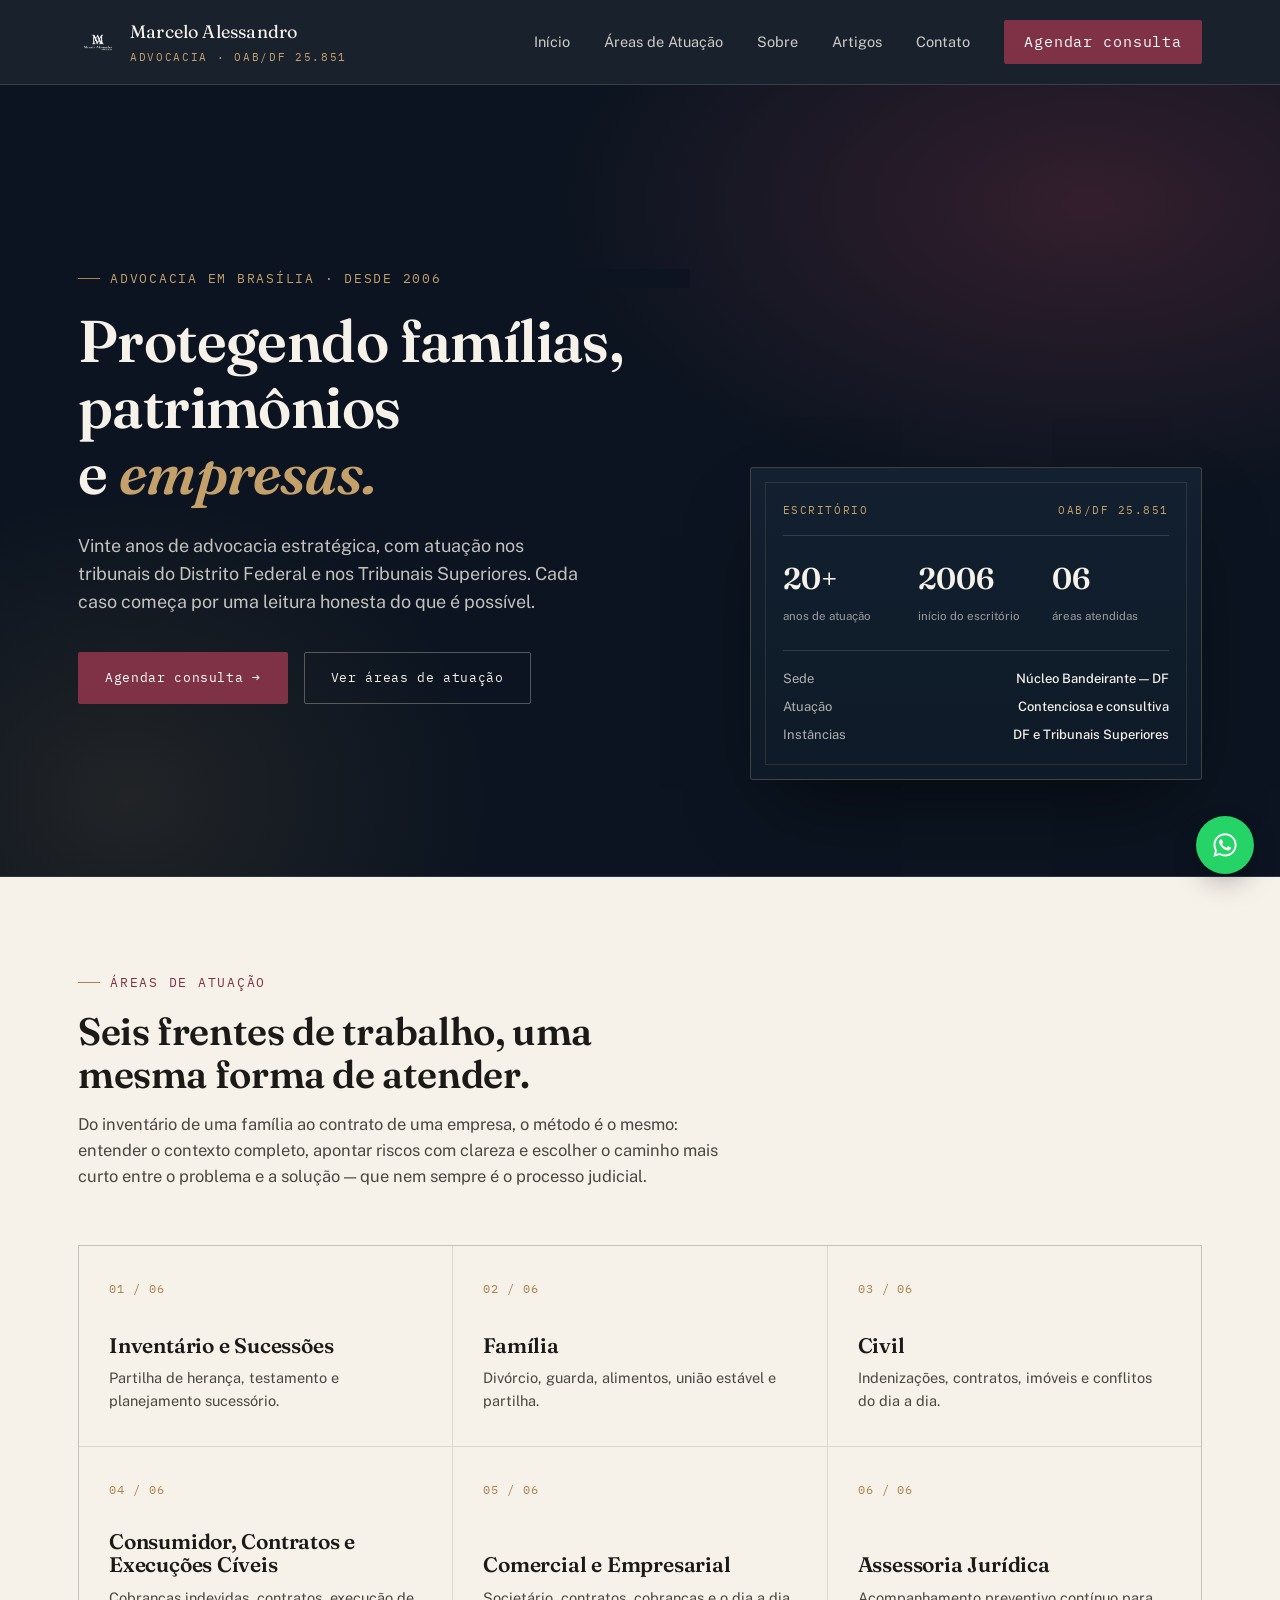
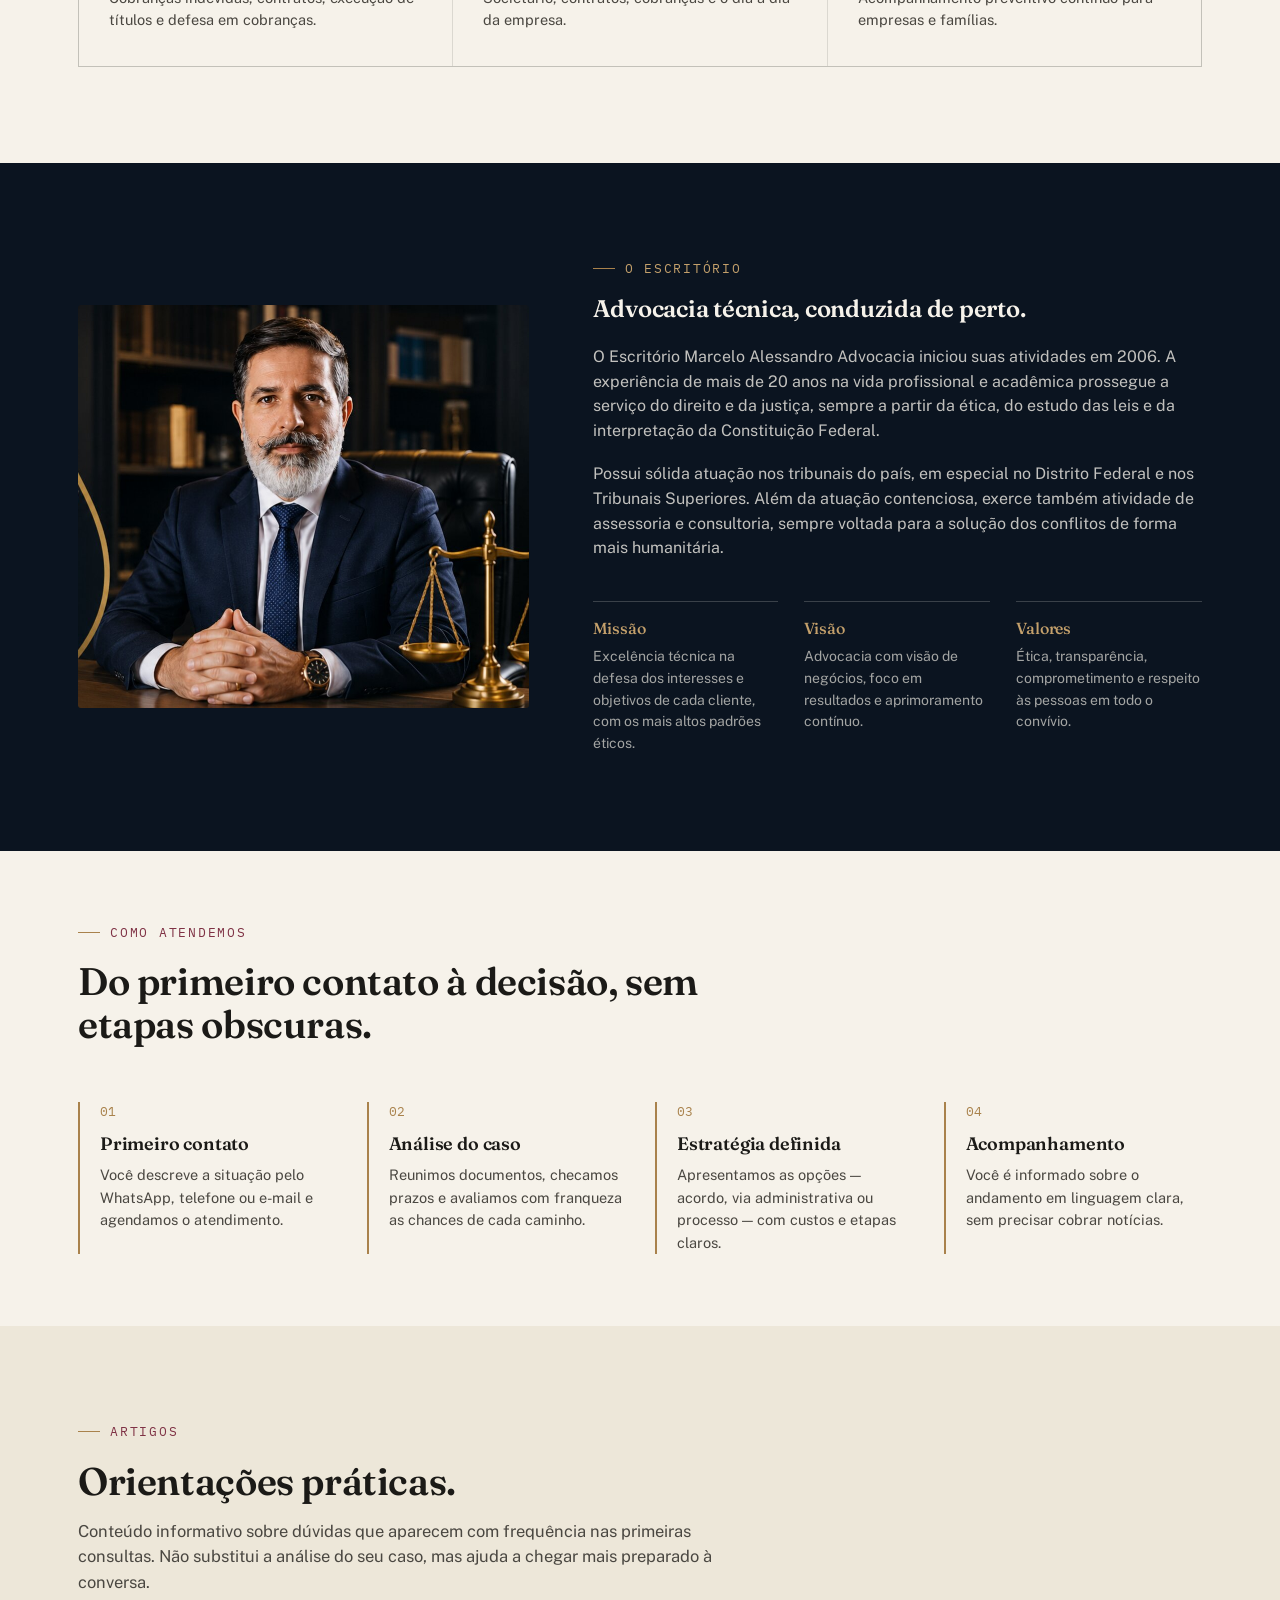
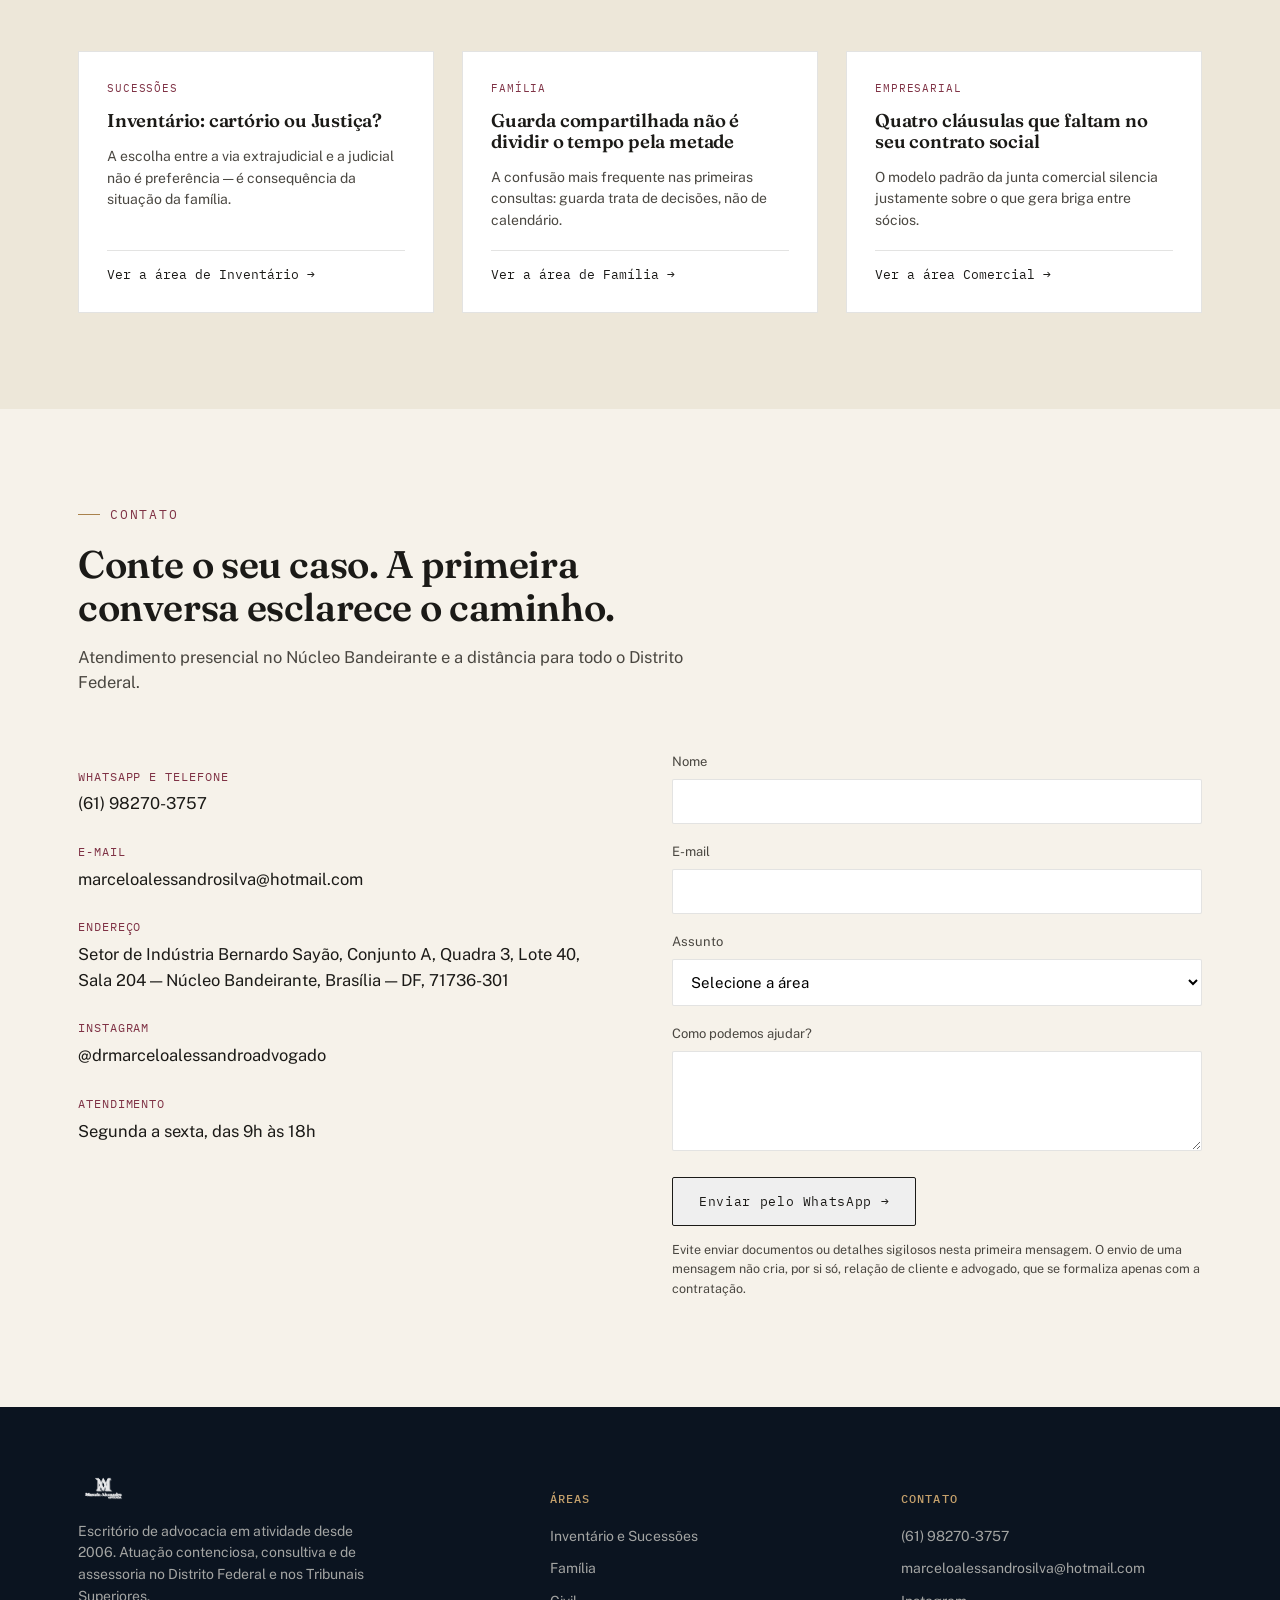
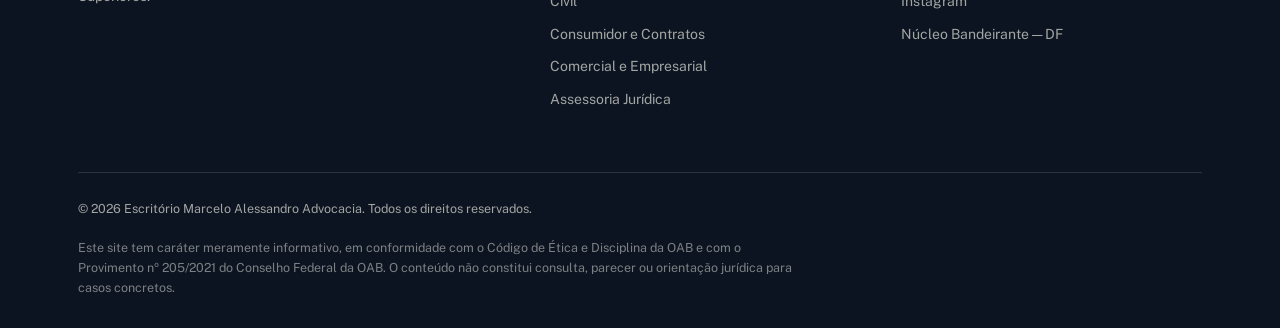
<file: index.html>
<!DOCTYPE html>
<html lang="pt-BR">
<head>
<!-- Google tag (gtag.js) -->
<script async src="https://www.googletagmanager.com/gtag/js?id=G-23GXKE74R8"></script>
<script>
  window.dataLayer = window.dataLayer || [];
  function gtag(){dataLayer.push(arguments);}
  gtag('js', new Date());

  gtag('config', 'G-23GXKE74R8');
</script>
<meta charset="UTF-8">
<meta name="viewport" content="width=device-width, initial-scale=1">
<title>Marcelo Alessandro Advocacia | Advogado em Brasília — OAB/DF 25.851</title>
<meta name="description" content="Escritório de advocacia em Brasília desde 2006. Atuação em Inventário, Família, Civil, Consumidor e Contratos, Empresarial e Assessoria Jurídica. Núcleo Bandeirante — DF.">
<link rel="canonical" href="https://marceloalessandro.adv.br/">
<meta property="og:type" content="website">
<meta property="og:site_name" content="Marcelo Alessandro Advocacia">
<meta property="og:title" content="Marcelo Alessandro Advocacia | Advogado em Brasília">
<meta property="og:description" content="Vinte anos de advocacia estratégica em Brasília. Inventário, Família, Civil, Consumidor e Contratos, Empresarial e Assessoria Jurídica.">
<meta property="og:image" content="https://marceloalessandro.adv.br/assets/img/hero-marcelo.jpg">
<meta property="og:locale" content="pt_BR">
<meta name="twitter:card" content="summary_large_image">
<meta name="theme-color" content="#0B1420">
<link rel="icon" href="assets/img/logo.png">
<link rel="stylesheet" href="css/style.css">
<script type="application/ld+json">
{
  "@context": "https://schema.org",
  "@type": "Attorney",
  "name": "Marcelo Alessandro Advocacia",
  "image": "https://marceloalessandro.adv.br/assets/img/hero-marcelo.jpg",
  "url": "https://marceloalessandro.adv.br/",
  "telephone": "+5561982703757",
  "email": "marceloalessandrosilva@hotmail.com",
  "address": {
    "@type": "PostalAddress",
    "streetAddress": "Setor de Indústria Bernardo Sayão, Conjunto A, Quadra 3, Lote 40, Sala 204",
    "addressLocality": "Núcleo Bandeirante, Brasília",
    "addressRegion": "DF",
    "postalCode": "71736-301",
    "addressCountry": "BR"
  },
  "areaServed": "Distrito Federal",
  "priceRange": "Consulta sob agendamento",
  "openingHours": "Mo-Fr 09:00-18:00",
  "sameAs": ["https://www.instagram.com/drmarceloalessandroadvogado/"]
}
</script>
</head>
<body>

<header class="site-header">
  <div class="wrap">
    <a href="#inicio" class="brand">
      <img src="assets/img/logo.png" alt="Marcelo Alessandro Advocacia">
      <span class="brand-text">Marcelo Alessandro<span>Advocacia · OAB/DF 25.851</span></span>
    </a>
    <nav class="main-nav">
      <a href="#inicio">Início</a>
      <a href="#areas">Áreas de Atuação</a>
      <a href="#sobre">Sobre</a>
      <a href="#artigos">Artigos</a>
      <a href="#contato">Contato</a>
      <a href="https://wa.me/5561982703757?text=Ol%C3%A1%2C%20Dr.%20Marcelo%20Alessandro.%20Gostaria%20de%20agendar%20uma%20consulta." class="nav-cta">Agendar consulta</a>
    </nav>
    <button class="nav-toggle" aria-label="Abrir menu">☰</button>
  </div>
</header>

<section id="inicio" class="hero">
  <div class="wrap">
    <div class="hero-copy">
      <div class="eyebrow on-dark">Advocacia em Brasília · desde 2006</div>
      <h1>Protegendo famílias, patrimônios <br>e <em>empresas.</em></h1>
      <p class="lede">Vinte anos de advocacia estratégica, com atuação nos tribunais do Distrito Federal e nos Tribunais Superiores. Cada caso começa por uma leitura honesta do que é possível.</p>
      <div class="hero-actions">
        <a href="https://wa.me/5561982703757?text=Ol%C3%A1%2C%20Dr.%20Marcelo%20Alessandro.%20Gostaria%20de%20agendar%20uma%20consulta." class="btn btn-primary">Agendar consulta →</a>
        <a href="#areas" class="btn btn-ghost">Ver áreas de atuação</a>
      </div>
    </div>
    <div class="docket">
      <div class="docket-head"><span>Escritório</span><span>OAB/DF 25.851</span></div>
      <div class="docket-stats">
        <div class="stat"><b>20+</b><span>anos de atuação</span></div>
        <div class="stat"><b>2006</b><span>início do escritório</span></div>
        <div class="stat"><b>06</b><span>áreas atendidas</span></div>
      </div>
      <div class="docket-foot">
        <div class="row"><span>Sede</span><b>Núcleo Bandeirante — DF</b></div>
        <div class="row"><span>Atuação</span><b>Contenciosa e consultiva</b></div>
        <div class="row"><span>Instâncias</span><b>DF e Tribunais Superiores</b></div>
      </div>
    </div>
  </div>
</section>

<section id="areas">
  <div class="wrap">
    <div class="section-head">
      <div class="eyebrow">Áreas de atuação</div>
      <h2>Seis frentes de trabalho, uma mesma forma de atender.</h2>
      <p>Do inventário de uma família ao contrato de uma empresa, o método é o mesmo: entender o contexto completo, apontar riscos com clareza e escolher o caminho mais curto entre o problema e a solução — que nem sempre é o processo judicial.</p>
    </div>
    <div class="areas-grid">
      <a class="area-card" href="inventario.html">
        <span class="num">01 / 06</span>
        <span class="arrow">↗</span>
        <div><h3>Inventário e Sucessões</h3><p>Partilha de herança, testamento e planejamento sucessório.</p></div>
      </a>
      <a class="area-card" href="familia.html">
        <span class="num">02 / 06</span>
        <span class="arrow">↗</span>
        <div><h3>Família</h3><p>Divórcio, guarda, alimentos, união estável e partilha.</p></div>
      </a>
      <a class="area-card" href="civil.html">
        <span class="num">03 / 06</span>
        <span class="arrow">↗</span>
        <div><h3>Civil</h3><p>Indenizações, contratos, imóveis e conflitos do dia a dia.</p></div>
      </a>
      <a class="area-card" href="consumidor.html">
        <span class="num">04 / 06</span>
        <span class="arrow">↗</span>
        <div><h3>Consumidor, Contratos e Execuções Cíveis</h3><p>Cobranças indevidas, contratos, execução de títulos e defesa em cobranças.</p></div>
      </a>
      <a class="area-card" href="comercial.html">
        <span class="num">05 / 06</span>
        <span class="arrow">↗</span>
        <div><h3>Comercial e Empresarial</h3><p>Societário, contratos, cobranças e o dia a dia da empresa.</p></div>
      </a>
      <a class="area-card" href="assessoria.html">
        <span class="num">06 / 06</span>
        <span class="arrow">↗</span>
        <div><h3>Assessoria Jurídica</h3><p>Acompanhamento preventivo contínuo para empresas e famílias.</p></div>
      </a>
    </div>
  </div>
</section>

<section id="sobre" class="on-dark">
  <div class="wrap">
    <div class="about-grid">
      <div class="about-photo">
        <div class="frame"></div>
        <img src="assets/img/sobre-mesa.jpg" alt="Dr. Marcelo Alessandro em seu escritório">
      </div>
      <div class="about-copy">
        <div class="eyebrow on-dark">O escritório</div>
        <h2 style="margin-bottom:22px;">Advocacia técnica, conduzida de perto.</h2>
        <p>O Escritório Marcelo Alessandro Advocacia iniciou suas atividades em 2006. A experiência de mais de 20 anos na vida profissional e acadêmica prossegue a serviço do direito e da justiça, sempre a partir da ética, do estudo das leis e da interpretação da Constituição Federal.</p>
        <p>Possui sólida atuação nos tribunais do país, em especial no Distrito Federal e nos Tribunais Superiores. Além da atuação contenciosa, exerce também atividade de assessoria e consultoria, sempre voltada para a solução dos conflitos de forma mais humanitária.</p>
        <div class="pillars">
          <div class="pillar"><h4>Missão</h4><p>Excelência técnica na defesa dos interesses e objetivos de cada cliente, com os mais altos padrões éticos.</p></div>
          <div class="pillar"><h4>Visão</h4><p>Advocacia com visão de negócios, foco em resultados e aprimoramento contínuo.</p></div>
          <div class="pillar"><h4>Valores</h4><p>Ética, transparência, comprometimento e respeito às pessoas em todo o convívio.</p></div>
        </div>
      </div>
    </div>
  </div>
</section>

<section class="tight">
  <div class="wrap">
    <div class="section-head">
      <div class="eyebrow">Como atendemos</div>
      <h2>Do primeiro contato à decisão, sem etapas obscuras.</h2>
    </div>
    <div class="steps">
      <div class="step"><span class="step-num">01</span><h4>Primeiro contato</h4><p>Você descreve a situação pelo WhatsApp, telefone ou e-mail e agendamos o atendimento.</p></div>
      <div class="step"><span class="step-num">02</span><h4>Análise do caso</h4><p>Reunimos documentos, checamos prazos e avaliamos com franqueza as chances de cada caminho.</p></div>
      <div class="step"><span class="step-num">03</span><h4>Estratégia definida</h4><p>Apresentamos as opções — acordo, via administrativa ou processo — com custos e etapas claros.</p></div>
      <div class="step"><span class="step-num">04</span><h4>Acompanhamento</h4><p>Você é informado sobre o andamento em linguagem clara, sem precisar cobrar notícias.</p></div>
    </div>
  </div>
</section>

<section id="artigos" class="dim">
  <div class="wrap">
    <div class="section-head">
      <div class="eyebrow">Artigos</div>
      <h2>Orientações práticas.</h2>
      <p>Conteúdo informativo sobre dúvidas que aparecem com frequência nas primeiras consultas. Não substitui a análise do seu caso, mas ajuda a chegar mais preparado à conversa.</p>
    </div>
    <div class="articles-grid">
      <a class="article-card" href="inventario.html#faq">
        <span class="article-tag">Sucessões</span>
        <h3>Inventário: cartório ou Justiça?</h3>
        <p>A escolha entre a via extrajudicial e a judicial não é preferência — é consequência da situação da família.</p>
        <span class="read-more">Ver a área de Inventário →</span>
      </a>
      <a class="article-card" href="familia.html#faq">
        <span class="article-tag">Família</span>
        <h3>Guarda compartilhada não é dividir o tempo pela metade</h3>
        <p>A confusão mais frequente nas primeiras consultas: guarda trata de decisões, não de calendário.</p>
        <span class="read-more">Ver a área de Família →</span>
      </a>
      <a class="article-card" href="comercial.html#faq">
        <span class="article-tag">Empresarial</span>
        <h3>Quatro cláusulas que faltam no seu contrato social</h3>
        <p>O modelo padrão da junta comercial silencia justamente sobre o que gera briga entre sócios.</p>
        <span class="read-more">Ver a área Comercial →</span>
      </a>
    </div>
  </div>
</section>

<section id="contato">
  <div class="wrap">
    <div class="section-head">
      <div class="eyebrow">Contato</div>
      <h2>Conte o seu caso. A primeira conversa esclarece o caminho.</h2>
      <p>Atendimento presencial no Núcleo Bandeirante e a distância para todo o Distrito Federal.</p>
    </div>
    <div class="contact-grid">
      <div class="contact-info">
        <dl>
          <dt>WhatsApp e telefone</dt>
          <dd><a href="https://wa.me/5561982703757">(61) 98270-3757</a></dd>
          <dt>E-mail</dt>
          <dd><a href="mailto:marceloalessandrosilva@hotmail.com">marceloalessandrosilva@hotmail.com</a></dd>
          <dt>Endereço</dt>
          <dd><a href="https://maps.app.goo.gl/ooB38z23x3qkzoo6A" target="_blank" rel="noopener">Setor de Indústria Bernardo Sayão, Conjunto A, Quadra 3, Lote 40, Sala 204 — Núcleo Bandeirante, Brasília — DF, 71736-301</a></dd>
          <dt>Instagram</dt>
          <dd><a href="https://www.instagram.com/drmarceloalessandroadvogado/" target="_blank" rel="noopener">@drmarceloalessandroadvogado</a></dd>
          <dt>Atendimento</dt>
          <dd>Segunda a sexta, das 9h às 18h</dd>
        </dl>
      </div>
      <form id="contact-form">
        <div class="form-field"><label for="f-nome">Nome</label><input id="f-nome" required></div>
        <div class="form-field"><label for="f-email">E-mail</label><input id="f-email" type="email"></div>
        <div class="form-field">
          <label for="f-area">Assunto</label>
          <select id="f-area">
            <option value="">Selecione a área</option>
            <option>Inventário e Sucessões</option>
            <option>Direito de Família</option>
            <option>Direito Civil</option>
            <option>Consumidor, Contratos e Execuções Cíveis</option>
            <option>Direito Comercial e Empresarial</option>
            <option>Assessoria e Consultoria Jurídica</option>
            <option>Não sei / outro assunto</option>
          </select>
        </div>
        <div class="form-field"><label for="f-msg">Como podemos ajudar?</label><textarea id="f-msg"></textarea></div>
        <button type="submit" class="btn btn-dark">Enviar pelo WhatsApp →</button>
        <p class="form-note">Evite enviar documentos ou detalhes sigilosos nesta primeira mensagem. O envio de uma mensagem não cria, por si só, relação de cliente e advogado, que se formaliza apenas com a contratação.</p>
      </form>
    </div>
  </div>
</section>

<footer>
  <div class="wrap">
    <div class="footer-grid">
      <div class="footer-brand">
        <img src="assets/img/logo-white.png" alt="Marcelo Alessandro Advocacia">
        <p>Escritório de advocacia em atividade desde 2006. Atuação contenciosa, consultiva e de assessoria no Distrito Federal e nos Tribunais Superiores.</p>
      </div>
      <div class="footer-col">
        <h5>Áreas</h5>
        <a href="inventario.html">Inventário e Sucessões</a>
        <a href="familia.html">Família</a>
        <a href="civil.html">Civil</a>
        <a href="consumidor.html">Consumidor e Contratos</a>
        <a href="comercial.html">Comercial e Empresarial</a>
        <a href="assessoria.html">Assessoria Jurídica</a>
      </div>
      <div class="footer-col">
        <h5>Contato</h5>
        <a href="https://wa.me/5561982703757">(61) 98270-3757</a>
        <a href="mailto:marceloalessandrosilva@hotmail.com">marceloalessandrosilva@hotmail.com</a>
        <a href="https://www.instagram.com/drmarceloalessandroadvogado/" target="_blank" rel="noopener">Instagram</a>
        <a href="https://maps.app.goo.gl/ooB38z23x3qkzoo6A" target="_blank" rel="noopener">Núcleo Bandeirante — DF</a>
      </div>
    </div>
    <div class="footer-bottom">
      <span>© 2026 Escritório Marcelo Alessandro Advocacia. Todos os direitos reservados.</span>
      <span class="footer-legal">Este site tem caráter meramente informativo, em conformidade com o Código de Ética e Disciplina da OAB e com o Provimento nº 205/2021 do Conselho Federal da OAB. O conteúdo não constitui consulta, parecer ou orientação jurídica para casos concretos.</span>
    </div>
  </div>
</footer>

<a class="wa-fab" href="https://wa.me/5561982703757?text=Ol%C3%A1%2C%20Dr.%20Marcelo%20Alessandro.%20Gostaria%20de%20agendar%20uma%20consulta." aria-label="Falar no WhatsApp" target="_blank" rel="noopener">
  <svg viewBox="0 0 24 24"><path d="M12.04 2c-5.46 0-9.9 4.44-9.9 9.9 0 1.75.46 3.45 1.32 4.95L2 22l5.25-1.38a9.9 9.9 0 0 0 4.79 1.22h.01c5.46 0 9.9-4.44 9.9-9.9s-4.45-9.94-9.91-9.94zm0 18.11h-.01a8.2 8.2 0 0 1-4.18-1.14l-.3-.18-3.11.82.83-3.03-.2-.31a8.22 8.22 0 0 1-1.26-4.37c0-4.54 3.7-8.24 8.24-8.24 2.2 0 4.27.86 5.83 2.42a8.18 8.18 0 0 1 2.41 5.83c0 4.54-3.7 8.2-8.25 8.2zm4.52-6.16c-.25-.12-1.47-.72-1.7-.81-.23-.08-.4-.12-.56.13-.17.25-.65.81-.79.97-.15.17-.29.19-.54.06-.25-.12-1.05-.39-1.99-1.23-.74-.66-1.23-1.47-1.38-1.72-.14-.25-.02-.38.11-.51.11-.11.25-.29.37-.43.12-.15.16-.25.25-.41.08-.17.04-.31-.02-.44-.06-.12-.56-1.36-.77-1.86-.2-.48-.41-.42-.56-.43-.14-.01-.31-.01-.48-.01-.17 0-.44.06-.67.31-.23.25-.87.86-.87 2.09 0 1.23.9 2.42 1.02 2.59.12.17 1.77 2.7 4.29 3.79.6.26 1.07.41 1.43.53.6.19 1.15.16 1.58.1.48-.07 1.47-.6 1.68-1.18.21-.58.21-1.08.15-1.18-.06-.1-.23-.16-.48-.28z"/></svg>
</a>

<script src="js/main.js"></script>
</body>
</html>
</file>
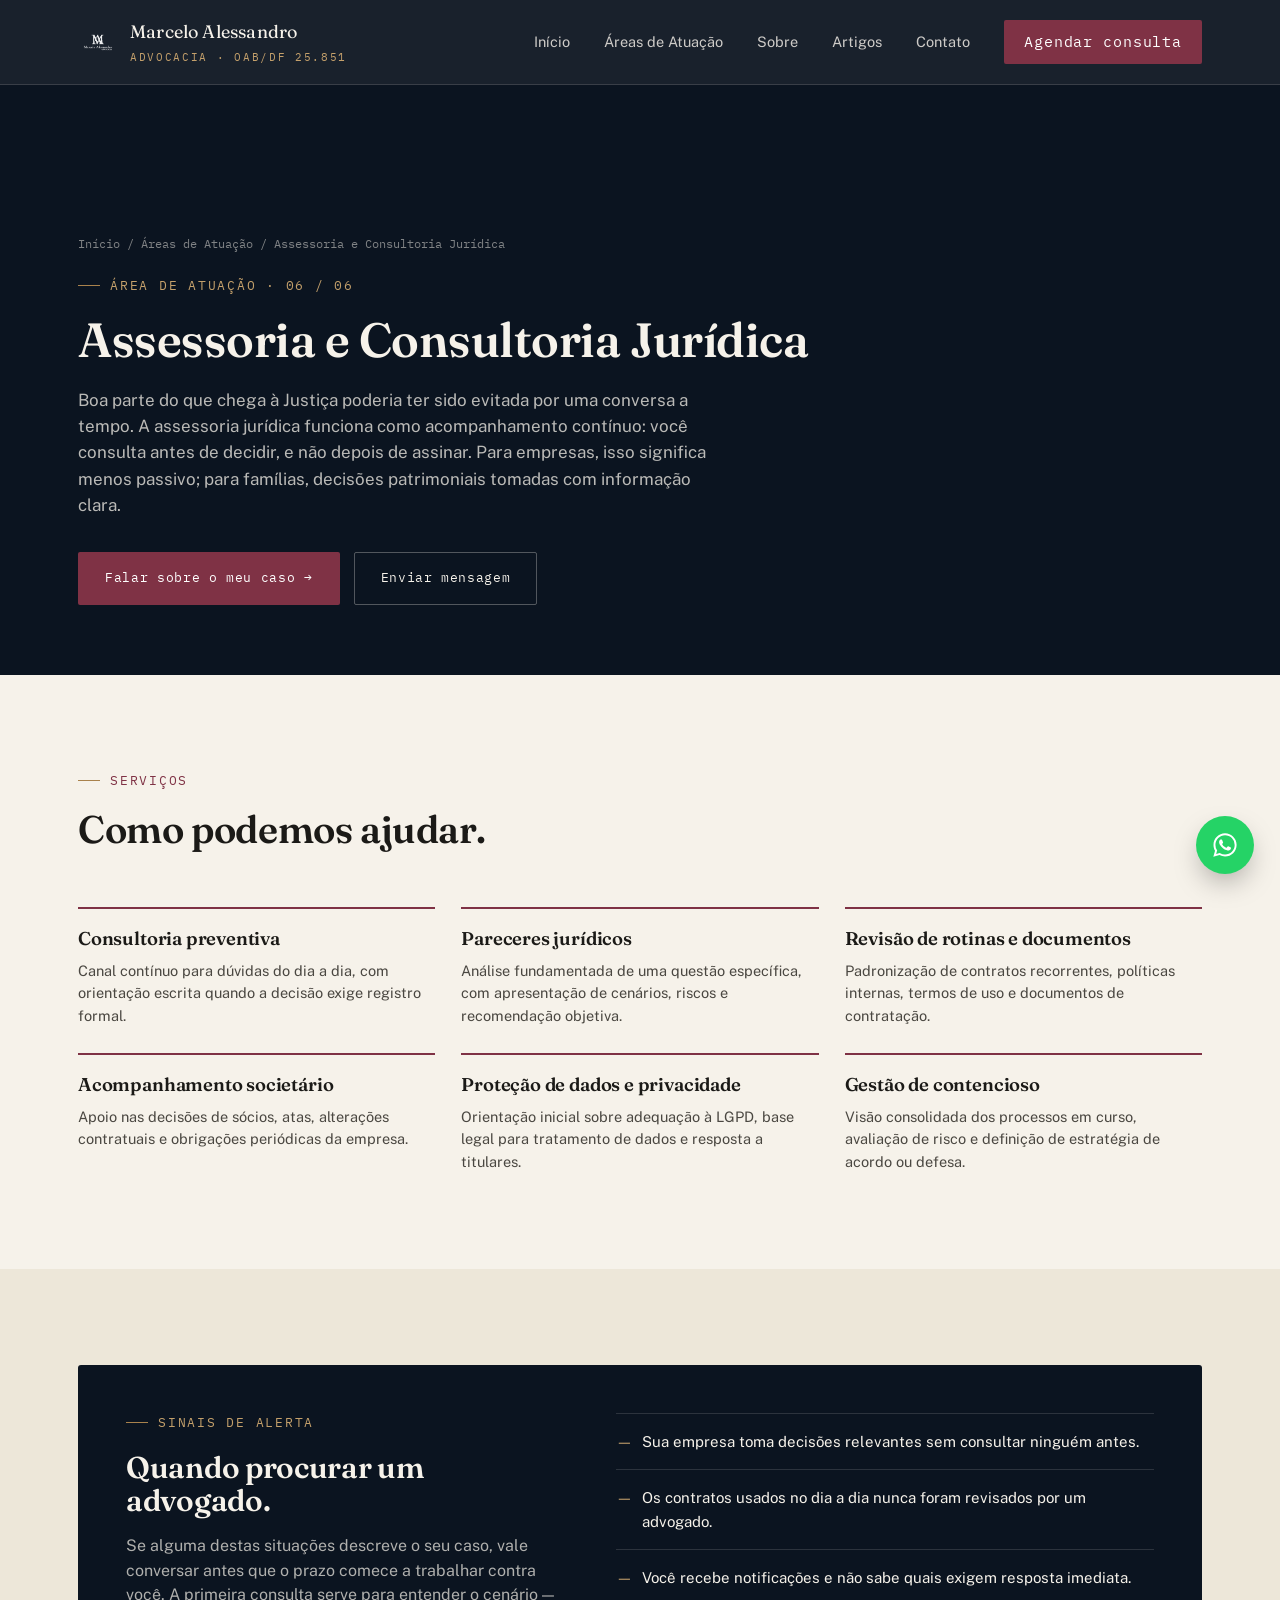
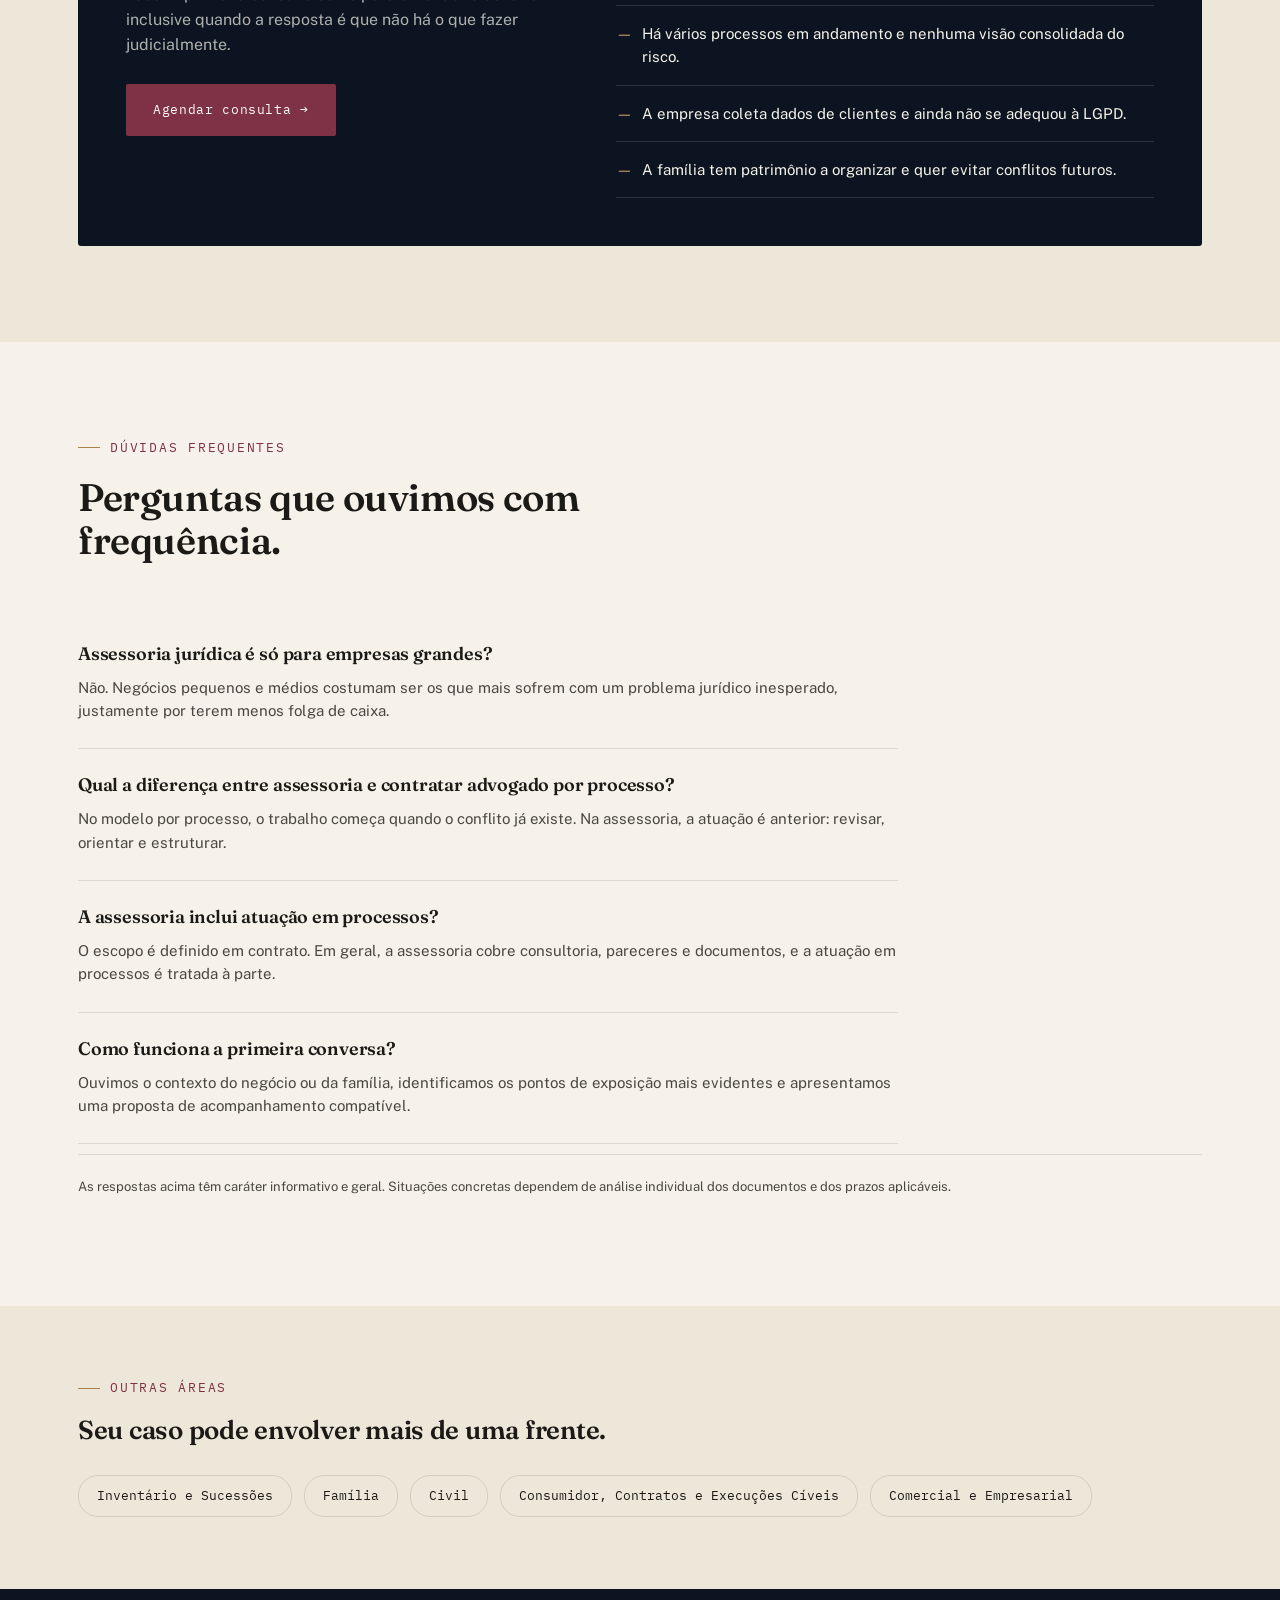
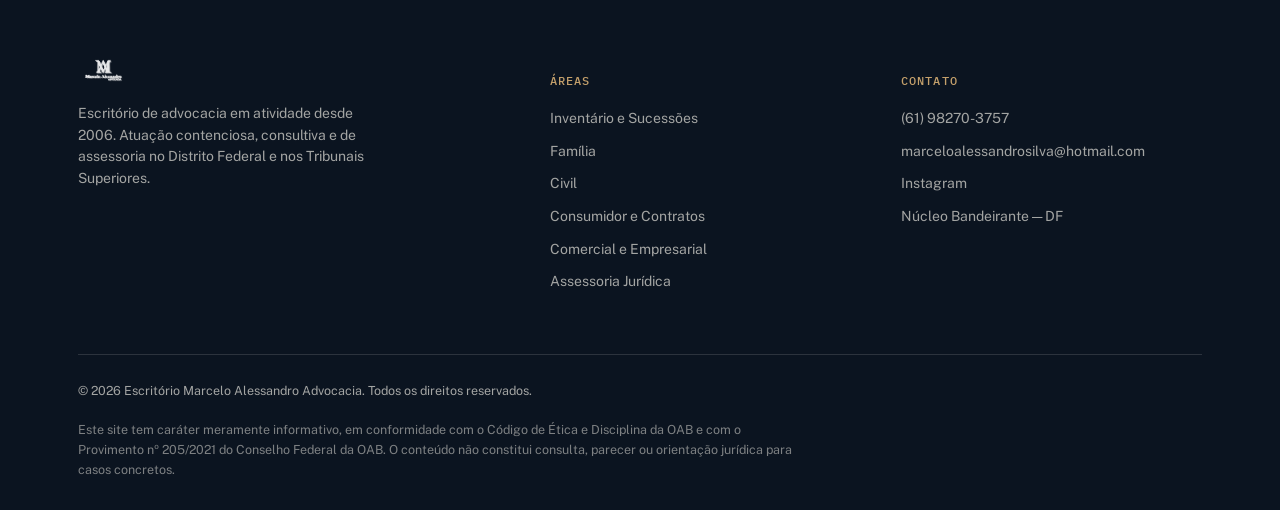
<file: assessoria.html>
<!DOCTYPE html>
<html lang="pt-BR">
<head>
<!-- Google tag (gtag.js) -->
<script async src="https://www.googletagmanager.com/gtag/js?id=G-23GXKE74R8"></script>
<script>
  window.dataLayer = window.dataLayer || [];
  function gtag(){dataLayer.push(arguments);}
  gtag('js', new Date());

  gtag('config', 'G-23GXKE74R8');
</script>
<meta charset="UTF-8">
<meta name="viewport" content="width=device-width, initial-scale=1">
<title>Assessoria e Consultoria Jurídica | Marcelo Alessandro Advocacia — Brasília</title>
<meta name="description" content="Assessoria jurídica preventiva para empresas e famílias em Brasília: pareceres, revisão de contratos e gestão de contencioso.">
<link rel="canonical" href="https://marceloalessandro.adv.br/assessoria.html">
<meta property="og:type" content="website">
<meta property="og:site_name" content="Marcelo Alessandro Advocacia">
<meta property="og:title" content="Assessoria e Consultoria Jurídica | Marcelo Alessandro Advocacia">
<meta property="og:description" content="Assessoria jurídica preventiva para empresas e famílias em Brasília: pareceres, revisão de contratos e gestão de contencioso.">
<meta property="og:locale" content="pt_BR">
<meta name="twitter:card" content="summary_large_image">
<meta name="theme-color" content="#0B1420">
<link rel="icon" href="assets/img/logo.png">
<link rel="stylesheet" href="css/style.css">
<script type="application/ld+json">
{
  "@context": "https://schema.org",
  "@type": "Service",
  "serviceType": "Assessoria e Consultoria Jurídica",
  "provider": {
    "@type": "Attorney",
    "name": "Marcelo Alessandro Advocacia",
    "telephone": "+5561982703757",
    "url": "https://marceloalessandro.adv.br/"
  },
  "areaServed": "Distrito Federal"
}
</script>
</head>
<body>

<header class="site-header">
  <div class="wrap">
    <a href="index.html#inicio" class="brand">
      <img src="assets/img/logo.png" alt="Marcelo Alessandro Advocacia">
      <span class="brand-text">Marcelo Alessandro<span>Advocacia · OAB/DF 25.851</span></span>
    </a>
    <nav class="main-nav">
      <a href="index.html#inicio">Início</a>
      <a href="index.html#areas">Áreas de Atuação</a>
      <a href="index.html#sobre">Sobre</a>
      <a href="index.html#artigos">Artigos</a>
      <a href="index.html#contato">Contato</a>
      <a href="https://wa.me/5561982703757?text=Ol%C3%A1%2C%20Dr.%20Marcelo%20Alessandro.%20Gostaria%20de%20agendar%20uma%20consulta." class="nav-cta">Agendar consulta</a>
    </nav>
    <button class="nav-toggle" aria-label="Abrir menu">☰</button>
  </div>
</header>

<section class="area-hero">
  <div class="wrap">
    <div class="breadcrumb"><a href="index.html">Início</a> / <a href="index.html#areas">Áreas de Atuação</a> / Assessoria e Consultoria Jurídica</div>
    <div class="eyebrow on-dark">Área de atuação · 06 / 06</div>
    <h1>Assessoria e Consultoria Jurídica</h1>
    <p class="lede">Boa parte do que chega à Justiça poderia ter sido evitada por uma conversa a tempo. A assessoria jurídica funciona como acompanhamento contínuo: você consulta antes de decidir, e não depois de assinar. Para empresas, isso significa menos passivo; para famílias, decisões patrimoniais tomadas com informação clara.</p>
    <div class="hero-actions">
      <a href="https://wa.me/5561982703757?text=Ol%C3%A1%2C%20Dr.%20Marcelo%20Alessandro.%20Gostaria%20de%20agendar%20uma%20consulta." class="btn btn-primary">Falar sobre o meu caso →</a>
      <a href="index.html#contato" class="btn btn-ghost">Enviar mensagem</a>
    </div>
  </div>
</section>

<section>
  <div class="wrap">
    <div class="section-head">
      <div class="eyebrow">Serviços</div>
      <h2>Como podemos ajudar.</h2>
    </div>
    <div class="service-grid">
      <div class="service-card"><h3>Consultoria preventiva</h3><p>Canal contínuo para dúvidas do dia a dia, com orientação escrita quando a decisão exige registro formal.</p></div>
      <div class="service-card"><h3>Pareceres jurídicos</h3><p>Análise fundamentada de uma questão específica, com apresentação de cenários, riscos e recomendação objetiva.</p></div>
      <div class="service-card"><h3>Revisão de rotinas e documentos</h3><p>Padronização de contratos recorrentes, políticas internas, termos de uso e documentos de contratação.</p></div>
      <div class="service-card"><h3>Acompanhamento societário</h3><p>Apoio nas decisões de sócios, atas, alterações contratuais e obrigações periódicas da empresa.</p></div>
      <div class="service-card"><h3>Proteção de dados e privacidade</h3><p>Orientação inicial sobre adequação à LGPD, base legal para tratamento de dados e resposta a titulares.</p></div>
      <div class="service-card"><h3>Gestão de contencioso</h3><p>Visão consolidada dos processos em curso, avaliação de risco e definição de estratégia de acordo ou defesa.</p></div>
    </div>
  </div>
</section>

<section class="dim">
  <div class="wrap">
    <div class="alert-panel">
      <div class="panel-copy">
        <div class="eyebrow on-dark">Sinais de alerta</div>
        <h2>Quando procurar um advogado.</h2>
        <p>Se alguma destas situações descreve o seu caso, vale conversar antes que o prazo comece a trabalhar contra você. A primeira consulta serve para entender o cenário — inclusive quando a resposta é que não há o que fazer judicialmente.</p>
        <a href="https://wa.me/5561982703757?text=Ol%C3%A1%2C%20Dr.%20Marcelo%20Alessandro.%20Gostaria%20de%20agendar%20uma%20consulta." class="btn btn-primary">Agendar consulta →</a>
      </div>
      <ul class="alert-list">
        <li>Sua empresa toma decisões relevantes sem consultar ninguém antes.</li>
        <li>Os contratos usados no dia a dia nunca foram revisados por um advogado.</li>
        <li>Você recebe notificações e não sabe quais exigem resposta imediata.</li>
        <li>Há vários processos em andamento e nenhuma visão consolidada do risco.</li>
        <li>A empresa coleta dados de clientes e ainda não se adequou à LGPD.</li>
        <li>A família tem patrimônio a organizar e quer evitar conflitos futuros.</li>
      </ul>
    </div>
  </div>
</section>

<section id="faq">
  <div class="wrap">
    <div class="section-head">
      <div class="eyebrow">Dúvidas frequentes</div>
      <h2>Perguntas que ouvimos com frequência.</h2>
    </div>
    <div class="faq-list">
      <div class="faq-item"><h3>Assessoria jurídica é só para empresas grandes?</h3><p>Não. Negócios pequenos e médios costumam ser os que mais sofrem com um problema jurídico inesperado, justamente por terem menos folga de caixa.</p></div>
      <div class="faq-item"><h3>Qual a diferença entre assessoria e contratar advogado por processo?</h3><p>No modelo por processo, o trabalho começa quando o conflito já existe. Na assessoria, a atuação é anterior: revisar, orientar e estruturar.</p></div>
      <div class="faq-item"><h3>A assessoria inclui atuação em processos?</h3><p>O escopo é definido em contrato. Em geral, a assessoria cobre consultoria, pareceres e documentos, e a atuação em processos é tratada à parte.</p></div>
      <div class="faq-item"><h3>Como funciona a primeira conversa?</h3><p>Ouvimos o contexto do negócio ou da família, identificamos os pontos de exposição mais evidentes e apresentamos uma proposta de acompanhamento compatível.</p></div>
    </div>
    <p class="disclaimer-strip">As respostas acima têm caráter informativo e geral. Situações concretas dependem de análise individual dos documentos e dos prazos aplicáveis.</p>
  </div>
</section>

<section class="tight dim">
  <div class="wrap">
    <div class="section-head" style="margin-bottom:30px;">
      <div class="eyebrow">Outras áreas</div>
      <h2 style="font-size:26px;">Seu caso pode envolver mais de uma frente.</h2>
    </div>
    <div class="other-areas">
      <a href="inventario.html">Inventário e Sucessões</a>
      <a href="familia.html">Família</a>
      <a href="civil.html">Civil</a>
      <a href="consumidor.html">Consumidor, Contratos e Execuções Cíveis</a>
      <a href="comercial.html">Comercial e Empresarial</a>
    </div>
  </div>
</section>

<footer>
  <div class="wrap">
    <div class="footer-grid">
      <div class="footer-brand">
        <img src="assets/img/logo-white.png" alt="Marcelo Alessandro Advocacia">
        <p>Escritório de advocacia em atividade desde 2006. Atuação contenciosa, consultiva e de assessoria no Distrito Federal e nos Tribunais Superiores.</p>
      </div>
      <div class="footer-col">
        <h5>Áreas</h5>
        <a href="inventario.html">Inventário e Sucessões</a>
        <a href="familia.html">Família</a>
        <a href="civil.html">Civil</a>
        <a href="consumidor.html">Consumidor e Contratos</a>
        <a href="comercial.html">Comercial e Empresarial</a>
        <a href="assessoria.html">Assessoria Jurídica</a>
      </div>
      <div class="footer-col">
        <h5>Contato</h5>
        <a href="https://wa.me/5561982703757">(61) 98270-3757</a>
        <a href="mailto:marceloalessandrosilva@hotmail.com">marceloalessandrosilva@hotmail.com</a>
        <a href="https://www.instagram.com/drmarceloalessandroadvogado/" target="_blank" rel="noopener">Instagram</a>
        <a href="https://maps.app.goo.gl/ooB38z23x3qkzoo6A" target="_blank" rel="noopener">Núcleo Bandeirante — DF</a>
      </div>
    </div>
    <div class="footer-bottom">
      <span>© 2026 Escritório Marcelo Alessandro Advocacia. Todos os direitos reservados.</span>
      <span class="footer-legal">Este site tem caráter meramente informativo, em conformidade com o Código de Ética e Disciplina da OAB e com o Provimento nº 205/2021 do Conselho Federal da OAB. O conteúdo não constitui consulta, parecer ou orientação jurídica para casos concretos.</span>
    </div>
  </div>
</footer>

<a class="wa-fab" href="https://wa.me/5561982703757?text=Ol%C3%A1%2C%20Dr.%20Marcelo%20Alessandro.%20Gostaria%20de%20agendar%20uma%20consulta." aria-label="Falar no WhatsApp" target="_blank" rel="noopener">
  <svg viewBox="0 0 24 24"><path d="M12.04 2c-5.46 0-9.9 4.44-9.9 9.9 0 1.75.46 3.45 1.32 4.95L2 22l5.25-1.38a9.9 9.9 0 0 0 4.79 1.22h.01c5.46 0 9.9-4.44 9.9-9.9s-4.45-9.94-9.91-9.94zm0 18.11h-.01a8.2 8.2 0 0 1-4.18-1.14l-.3-.18-3.11.82.83-3.03-.2-.31a8.22 8.22 0 0 1-1.26-4.37c0-4.54 3.7-8.24 8.24-8.24 2.2 0 4.27.86 5.83 2.42a8.18 8.18 0 0 1 2.41 5.83c0 4.54-3.7 8.2-8.25 8.2zm4.52-6.16c-.25-.12-1.47-.72-1.7-.81-.23-.08-.4-.12-.56.13-.17.25-.65.81-.79.97-.15.17-.29.19-.54.06-.25-.12-1.05-.39-1.99-1.23-.74-.66-1.23-1.47-1.38-1.72-.14-.25-.02-.38.11-.51.11-.11.25-.29.37-.43.12-.15.16-.25.25-.41.08-.17.04-.31-.02-.44-.06-.12-.56-1.36-.77-1.86-.2-.48-.41-.42-.56-.43-.14-.01-.31-.01-.48-.01-.17 0-.44.06-.67.31-.23.25-.87.86-.87 2.09 0 1.23.9 2.42 1.02 2.59.12.17 1.77 2.7 4.29 3.79.6.26 1.07.41 1.43.53.6.19 1.15.16 1.58.1.48-.07 1.47-.6 1.68-1.18.21-.58.21-1.08.15-1.18-.06-.1-.23-.16-.48-.28z"/></svg>
</a>

<script src="js/main.js"></script>
</body>
</html>
</file>
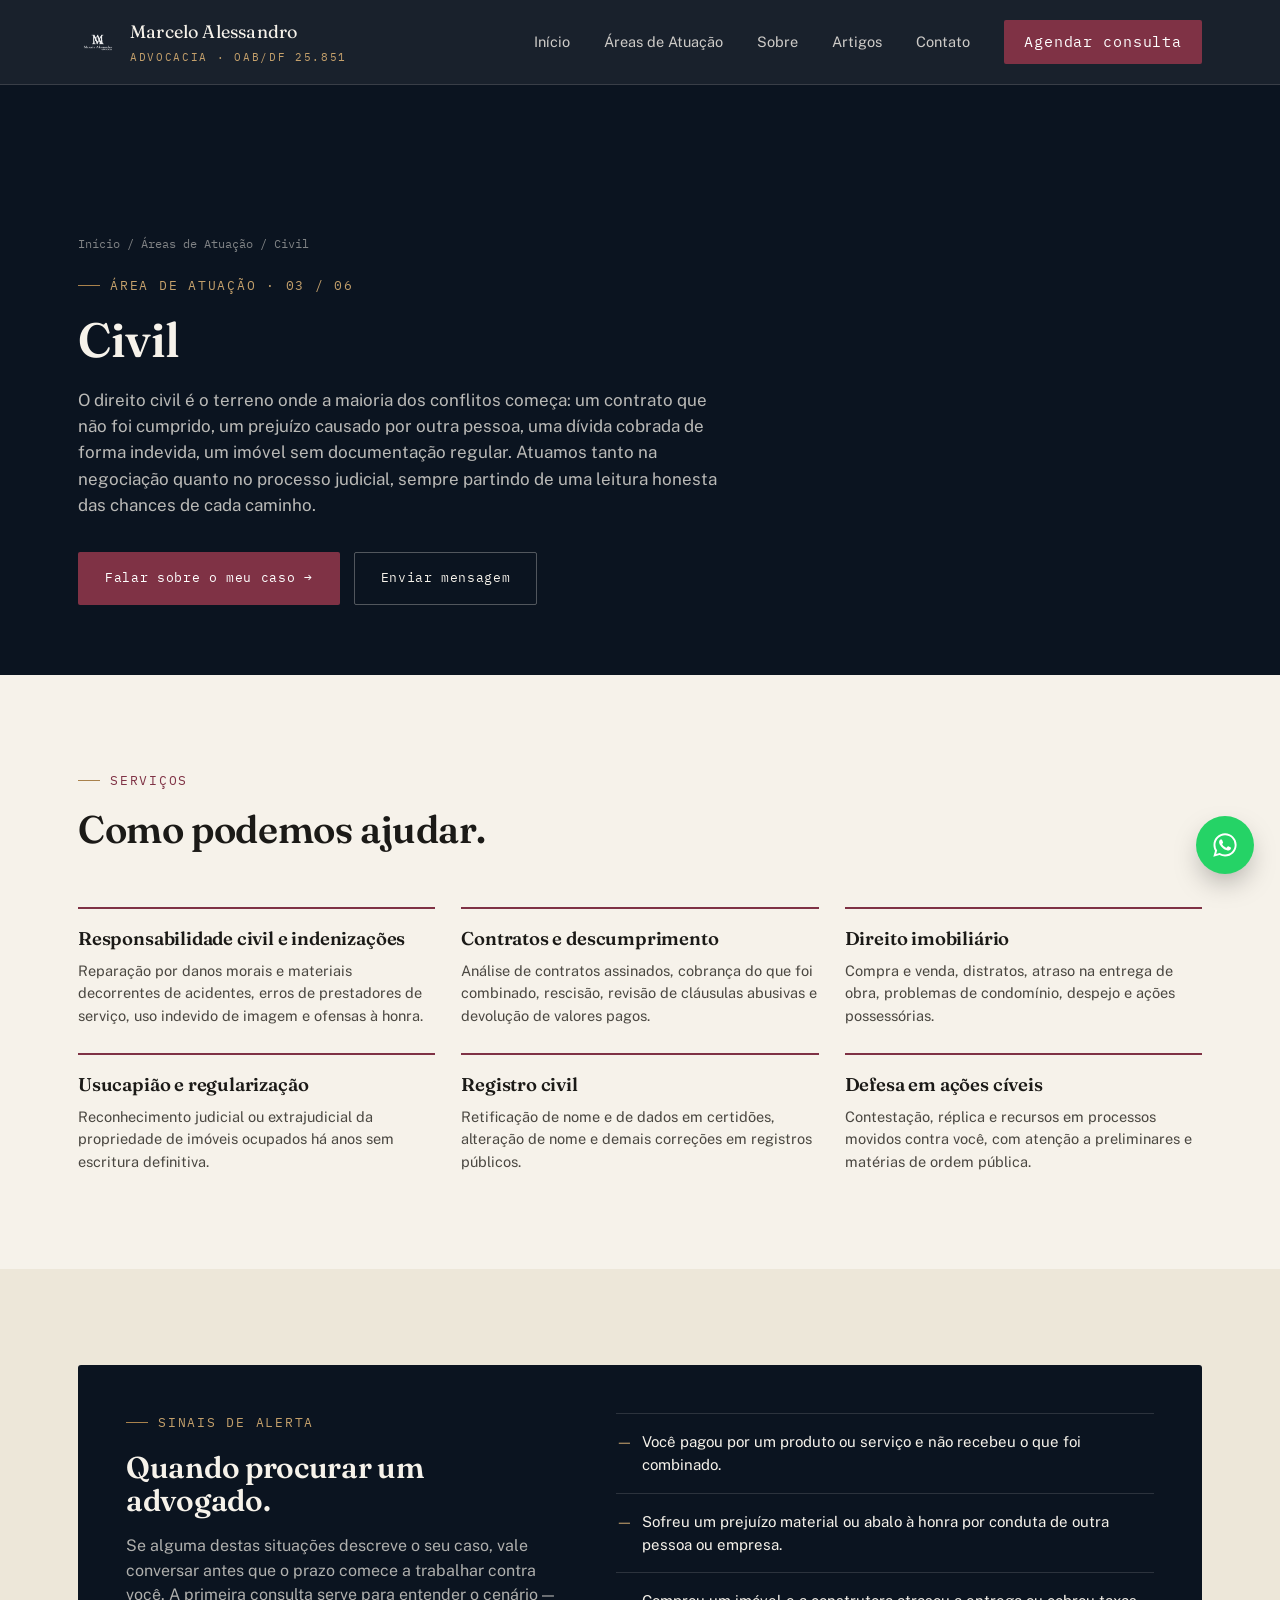
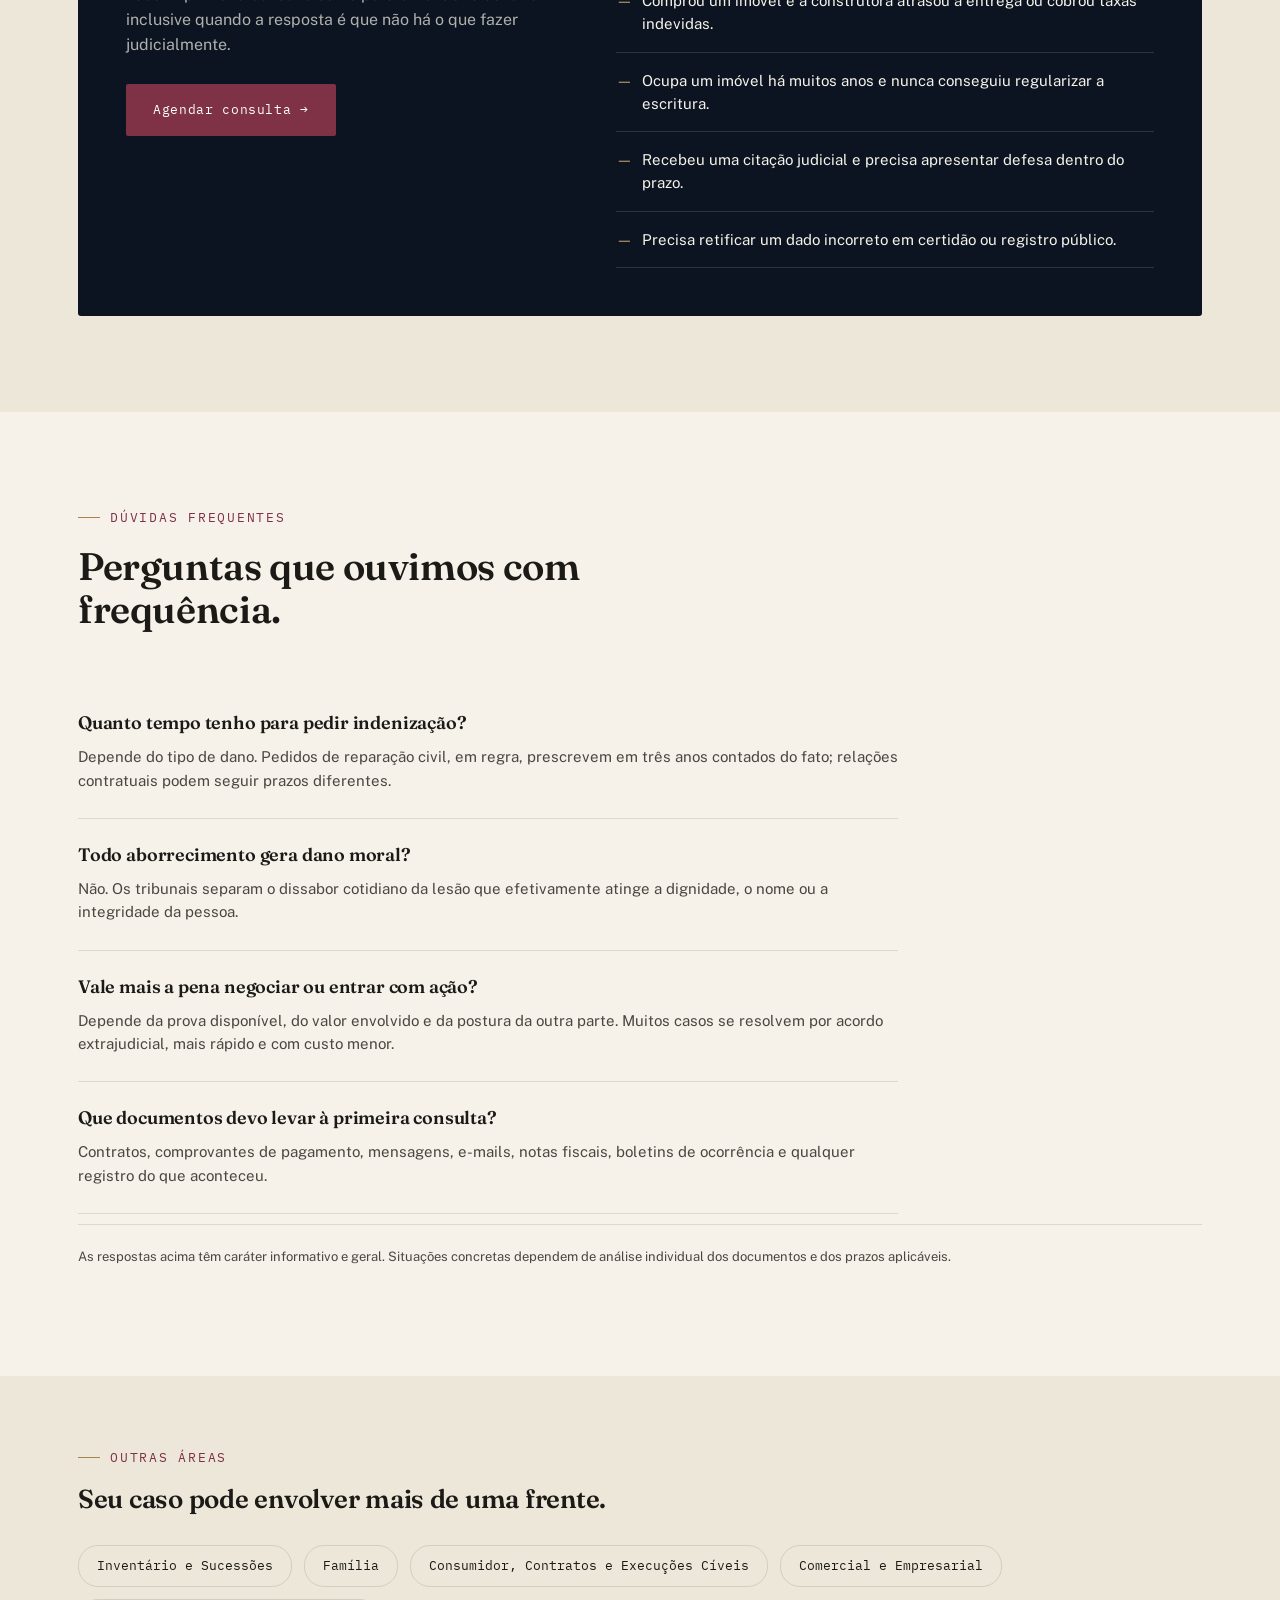
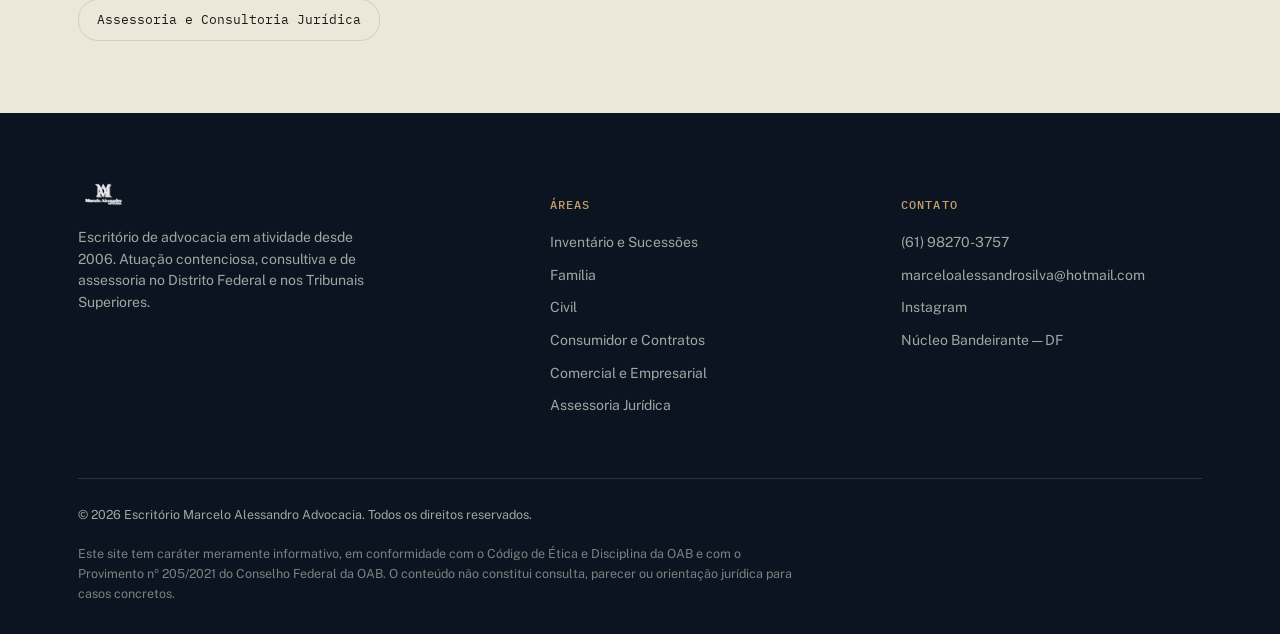
<file: civil.html>
<!DOCTYPE html>
<html lang="pt-BR">
<head>
<!-- Google tag (gtag.js) -->
<script async src="https://www.googletagmanager.com/gtag/js?id=G-23GXKE74R8"></script>
<script>
  window.dataLayer = window.dataLayer || [];
  function gtag(){dataLayer.push(arguments);}
  gtag('js', new Date());

  gtag('config', 'G-23GXKE74R8');
</script>
<meta charset="UTF-8">
<meta name="viewport" content="width=device-width, initial-scale=1">
<title>Civil | Marcelo Alessandro Advocacia — Brasília</title>
<meta name="description" content="Advogado cível em Brasília: indenizações, contratos, imóveis e responsabilidade civil. Escritório Marcelo Alessandro Advocacia — OAB/DF 25.851.">
<link rel="canonical" href="https://marceloalessandro.adv.br/civil.html">
<meta property="og:type" content="website">
<meta property="og:site_name" content="Marcelo Alessandro Advocacia">
<meta property="og:title" content="Civil | Marcelo Alessandro Advocacia">
<meta property="og:description" content="Advogado cível em Brasília: indenizações, contratos, imóveis e responsabilidade civil. Escritório Marcelo Alessandro Advocacia — OAB/DF 25.851.">
<meta property="og:locale" content="pt_BR">
<meta name="twitter:card" content="summary_large_image">
<meta name="theme-color" content="#0B1420">
<link rel="icon" href="assets/img/logo.png">
<link rel="stylesheet" href="css/style.css">
<script type="application/ld+json">
{
  "@context": "https://schema.org",
  "@type": "Service",
  "serviceType": "Civil",
  "provider": {
    "@type": "Attorney",
    "name": "Marcelo Alessandro Advocacia",
    "telephone": "+5561982703757",
    "url": "https://marceloalessandro.adv.br/"
  },
  "areaServed": "Distrito Federal"
}
</script>
</head>
<body>

<header class="site-header">
  <div class="wrap">
    <a href="index.html#inicio" class="brand">
      <img src="assets/img/logo.png" alt="Marcelo Alessandro Advocacia">
      <span class="brand-text">Marcelo Alessandro<span>Advocacia · OAB/DF 25.851</span></span>
    </a>
    <nav class="main-nav">
      <a href="index.html#inicio">Início</a>
      <a href="index.html#areas">Áreas de Atuação</a>
      <a href="index.html#sobre">Sobre</a>
      <a href="index.html#artigos">Artigos</a>
      <a href="index.html#contato">Contato</a>
      <a href="https://wa.me/5561982703757?text=Ol%C3%A1%2C%20Dr.%20Marcelo%20Alessandro.%20Gostaria%20de%20agendar%20uma%20consulta." class="nav-cta">Agendar consulta</a>
    </nav>
    <button class="nav-toggle" aria-label="Abrir menu">☰</button>
  </div>
</header>

<section class="area-hero">
  <div class="wrap">
    <div class="breadcrumb"><a href="index.html">Início</a> / <a href="index.html#areas">Áreas de Atuação</a> / Civil</div>
    <div class="eyebrow on-dark">Área de atuação · 03 / 06</div>
    <h1>Civil</h1>
    <p class="lede">O direito civil é o terreno onde a maioria dos conflitos começa: um contrato que não foi cumprido, um prejuízo causado por outra pessoa, uma dívida cobrada de forma indevida, um imóvel sem documentação regular. Atuamos tanto na negociação quanto no processo judicial, sempre partindo de uma leitura honesta das chances de cada caminho.</p>
    <div class="hero-actions">
      <a href="https://wa.me/5561982703757?text=Ol%C3%A1%2C%20Dr.%20Marcelo%20Alessandro.%20Gostaria%20de%20agendar%20uma%20consulta." class="btn btn-primary">Falar sobre o meu caso →</a>
      <a href="index.html#contato" class="btn btn-ghost">Enviar mensagem</a>
    </div>
  </div>
</section>

<section>
  <div class="wrap">
    <div class="section-head">
      <div class="eyebrow">Serviços</div>
      <h2>Como podemos ajudar.</h2>
    </div>
    <div class="service-grid">
      <div class="service-card"><h3>Responsabilidade civil e indenizações</h3><p>Reparação por danos morais e materiais decorrentes de acidentes, erros de prestadores de serviço, uso indevido de imagem e ofensas à honra.</p></div>
      <div class="service-card"><h3>Contratos e descumprimento</h3><p>Análise de contratos assinados, cobrança do que foi combinado, rescisão, revisão de cláusulas abusivas e devolução de valores pagos.</p></div>
      <div class="service-card"><h3>Direito imobiliário</h3><p>Compra e venda, distratos, atraso na entrega de obra, problemas de condomínio, despejo e ações possessórias.</p></div>
      <div class="service-card"><h3>Usucapião e regularização</h3><p>Reconhecimento judicial ou extrajudicial da propriedade de imóveis ocupados há anos sem escritura definitiva.</p></div>
      <div class="service-card"><h3>Registro civil</h3><p>Retificação de nome e de dados em certidões, alteração de nome e demais correções em registros públicos.</p></div>
      <div class="service-card"><h3>Defesa em ações cíveis</h3><p>Contestação, réplica e recursos em processos movidos contra você, com atenção a preliminares e matérias de ordem pública.</p></div>
    </div>
  </div>
</section>

<section class="dim">
  <div class="wrap">
    <div class="alert-panel">
      <div class="panel-copy">
        <div class="eyebrow on-dark">Sinais de alerta</div>
        <h2>Quando procurar um advogado.</h2>
        <p>Se alguma destas situações descreve o seu caso, vale conversar antes que o prazo comece a trabalhar contra você. A primeira consulta serve para entender o cenário — inclusive quando a resposta é que não há o que fazer judicialmente.</p>
        <a href="https://wa.me/5561982703757?text=Ol%C3%A1%2C%20Dr.%20Marcelo%20Alessandro.%20Gostaria%20de%20agendar%20uma%20consulta." class="btn btn-primary">Agendar consulta →</a>
      </div>
      <ul class="alert-list">
        <li>Você pagou por um produto ou serviço e não recebeu o que foi combinado.</li>
        <li>Sofreu um prejuízo material ou abalo à honra por conduta de outra pessoa ou empresa.</li>
        <li>Comprou um imóvel e a construtora atrasou a entrega ou cobrou taxas indevidas.</li>
        <li>Ocupa um imóvel há muitos anos e nunca conseguiu regularizar a escritura.</li>
        <li>Recebeu uma citação judicial e precisa apresentar defesa dentro do prazo.</li>
        <li>Precisa retificar um dado incorreto em certidão ou registro público.</li>
      </ul>
    </div>
  </div>
</section>

<section id="faq">
  <div class="wrap">
    <div class="section-head">
      <div class="eyebrow">Dúvidas frequentes</div>
      <h2>Perguntas que ouvimos com frequência.</h2>
    </div>
    <div class="faq-list">
      <div class="faq-item"><h3>Quanto tempo tenho para pedir indenização?</h3><p>Depende do tipo de dano. Pedidos de reparação civil, em regra, prescrevem em três anos contados do fato; relações contratuais podem seguir prazos diferentes.</p></div>
      <div class="faq-item"><h3>Todo aborrecimento gera dano moral?</h3><p>Não. Os tribunais separam o dissabor cotidiano da lesão que efetivamente atinge a dignidade, o nome ou a integridade da pessoa.</p></div>
      <div class="faq-item"><h3>Vale mais a pena negociar ou entrar com ação?</h3><p>Depende da prova disponível, do valor envolvido e da postura da outra parte. Muitos casos se resolvem por acordo extrajudicial, mais rápido e com custo menor.</p></div>
      <div class="faq-item"><h3>Que documentos devo levar à primeira consulta?</h3><p>Contratos, comprovantes de pagamento, mensagens, e-mails, notas fiscais, boletins de ocorrência e qualquer registro do que aconteceu.</p></div>
    </div>
    <p class="disclaimer-strip">As respostas acima têm caráter informativo e geral. Situações concretas dependem de análise individual dos documentos e dos prazos aplicáveis.</p>
  </div>
</section>

<section class="tight dim">
  <div class="wrap">
    <div class="section-head" style="margin-bottom:30px;">
      <div class="eyebrow">Outras áreas</div>
      <h2 style="font-size:26px;">Seu caso pode envolver mais de uma frente.</h2>
    </div>
    <div class="other-areas">
      <a href="inventario.html">Inventário e Sucessões</a>
      <a href="familia.html">Família</a>
      <a href="consumidor.html">Consumidor, Contratos e Execuções Cíveis</a>
      <a href="comercial.html">Comercial e Empresarial</a>
      <a href="assessoria.html">Assessoria e Consultoria Jurídica</a>
    </div>
  </div>
</section>

<footer>
  <div class="wrap">
    <div class="footer-grid">
      <div class="footer-brand">
        <img src="assets/img/logo-white.png" alt="Marcelo Alessandro Advocacia">
        <p>Escritório de advocacia em atividade desde 2006. Atuação contenciosa, consultiva e de assessoria no Distrito Federal e nos Tribunais Superiores.</p>
      </div>
      <div class="footer-col">
        <h5>Áreas</h5>
        <a href="inventario.html">Inventário e Sucessões</a>
        <a href="familia.html">Família</a>
        <a href="civil.html">Civil</a>
        <a href="consumidor.html">Consumidor e Contratos</a>
        <a href="comercial.html">Comercial e Empresarial</a>
        <a href="assessoria.html">Assessoria Jurídica</a>
      </div>
      <div class="footer-col">
        <h5>Contato</h5>
        <a href="https://wa.me/5561982703757">(61) 98270-3757</a>
        <a href="mailto:marceloalessandrosilva@hotmail.com">marceloalessandrosilva@hotmail.com</a>
        <a href="https://www.instagram.com/drmarceloalessandroadvogado/" target="_blank" rel="noopener">Instagram</a>
        <a href="https://maps.app.goo.gl/ooB38z23x3qkzoo6A" target="_blank" rel="noopener">Núcleo Bandeirante — DF</a>
      </div>
    </div>
    <div class="footer-bottom">
      <span>© 2026 Escritório Marcelo Alessandro Advocacia. Todos os direitos reservados.</span>
      <span class="footer-legal">Este site tem caráter meramente informativo, em conformidade com o Código de Ética e Disciplina da OAB e com o Provimento nº 205/2021 do Conselho Federal da OAB. O conteúdo não constitui consulta, parecer ou orientação jurídica para casos concretos.</span>
    </div>
  </div>
</footer>

<a class="wa-fab" href="https://wa.me/5561982703757?text=Ol%C3%A1%2C%20Dr.%20Marcelo%20Alessandro.%20Gostaria%20de%20agendar%20uma%20consulta." aria-label="Falar no WhatsApp" target="_blank" rel="noopener">
  <svg viewBox="0 0 24 24"><path d="M12.04 2c-5.46 0-9.9 4.44-9.9 9.9 0 1.75.46 3.45 1.32 4.95L2 22l5.25-1.38a9.9 9.9 0 0 0 4.79 1.22h.01c5.46 0 9.9-4.44 9.9-9.9s-4.45-9.94-9.91-9.94zm0 18.11h-.01a8.2 8.2 0 0 1-4.18-1.14l-.3-.18-3.11.82.83-3.03-.2-.31a8.22 8.22 0 0 1-1.26-4.37c0-4.54 3.7-8.24 8.24-8.24 2.2 0 4.27.86 5.83 2.42a8.18 8.18 0 0 1 2.41 5.83c0 4.54-3.7 8.2-8.25 8.2zm4.52-6.16c-.25-.12-1.47-.72-1.7-.81-.23-.08-.4-.12-.56.13-.17.25-.65.81-.79.97-.15.17-.29.19-.54.06-.25-.12-1.05-.39-1.99-1.23-.74-.66-1.23-1.47-1.38-1.72-.14-.25-.02-.38.11-.51.11-.11.25-.29.37-.43.12-.15.16-.25.25-.41.08-.17.04-.31-.02-.44-.06-.12-.56-1.36-.77-1.86-.2-.48-.41-.42-.56-.43-.14-.01-.31-.01-.48-.01-.17 0-.44.06-.67.31-.23.25-.87.86-.87 2.09 0 1.23.9 2.42 1.02 2.59.12.17 1.77 2.7 4.29 3.79.6.26 1.07.41 1.43.53.6.19 1.15.16 1.58.1.48-.07 1.47-.6 1.68-1.18.21-.58.21-1.08.15-1.18-.06-.1-.23-.16-.48-.28z"/></svg>
</a>

<script src="js/main.js"></script>
</body>
</html>
</file>
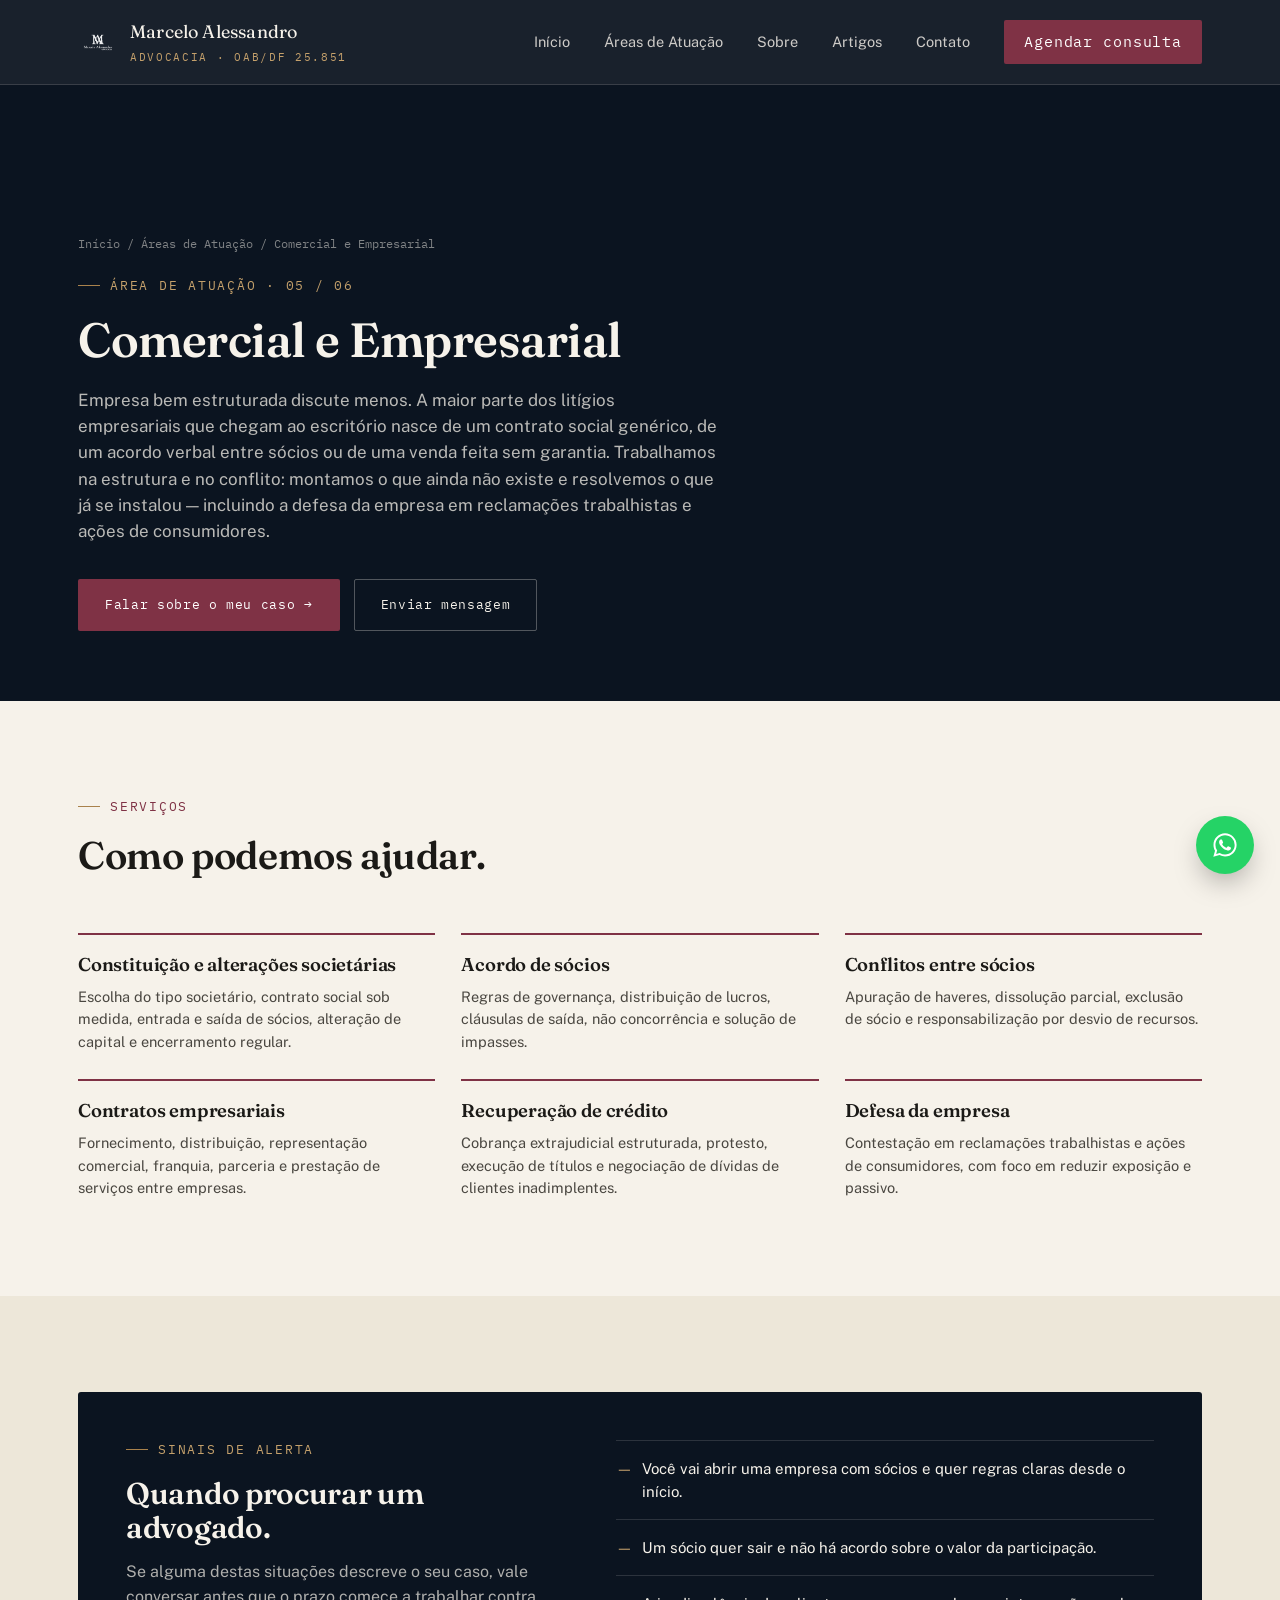
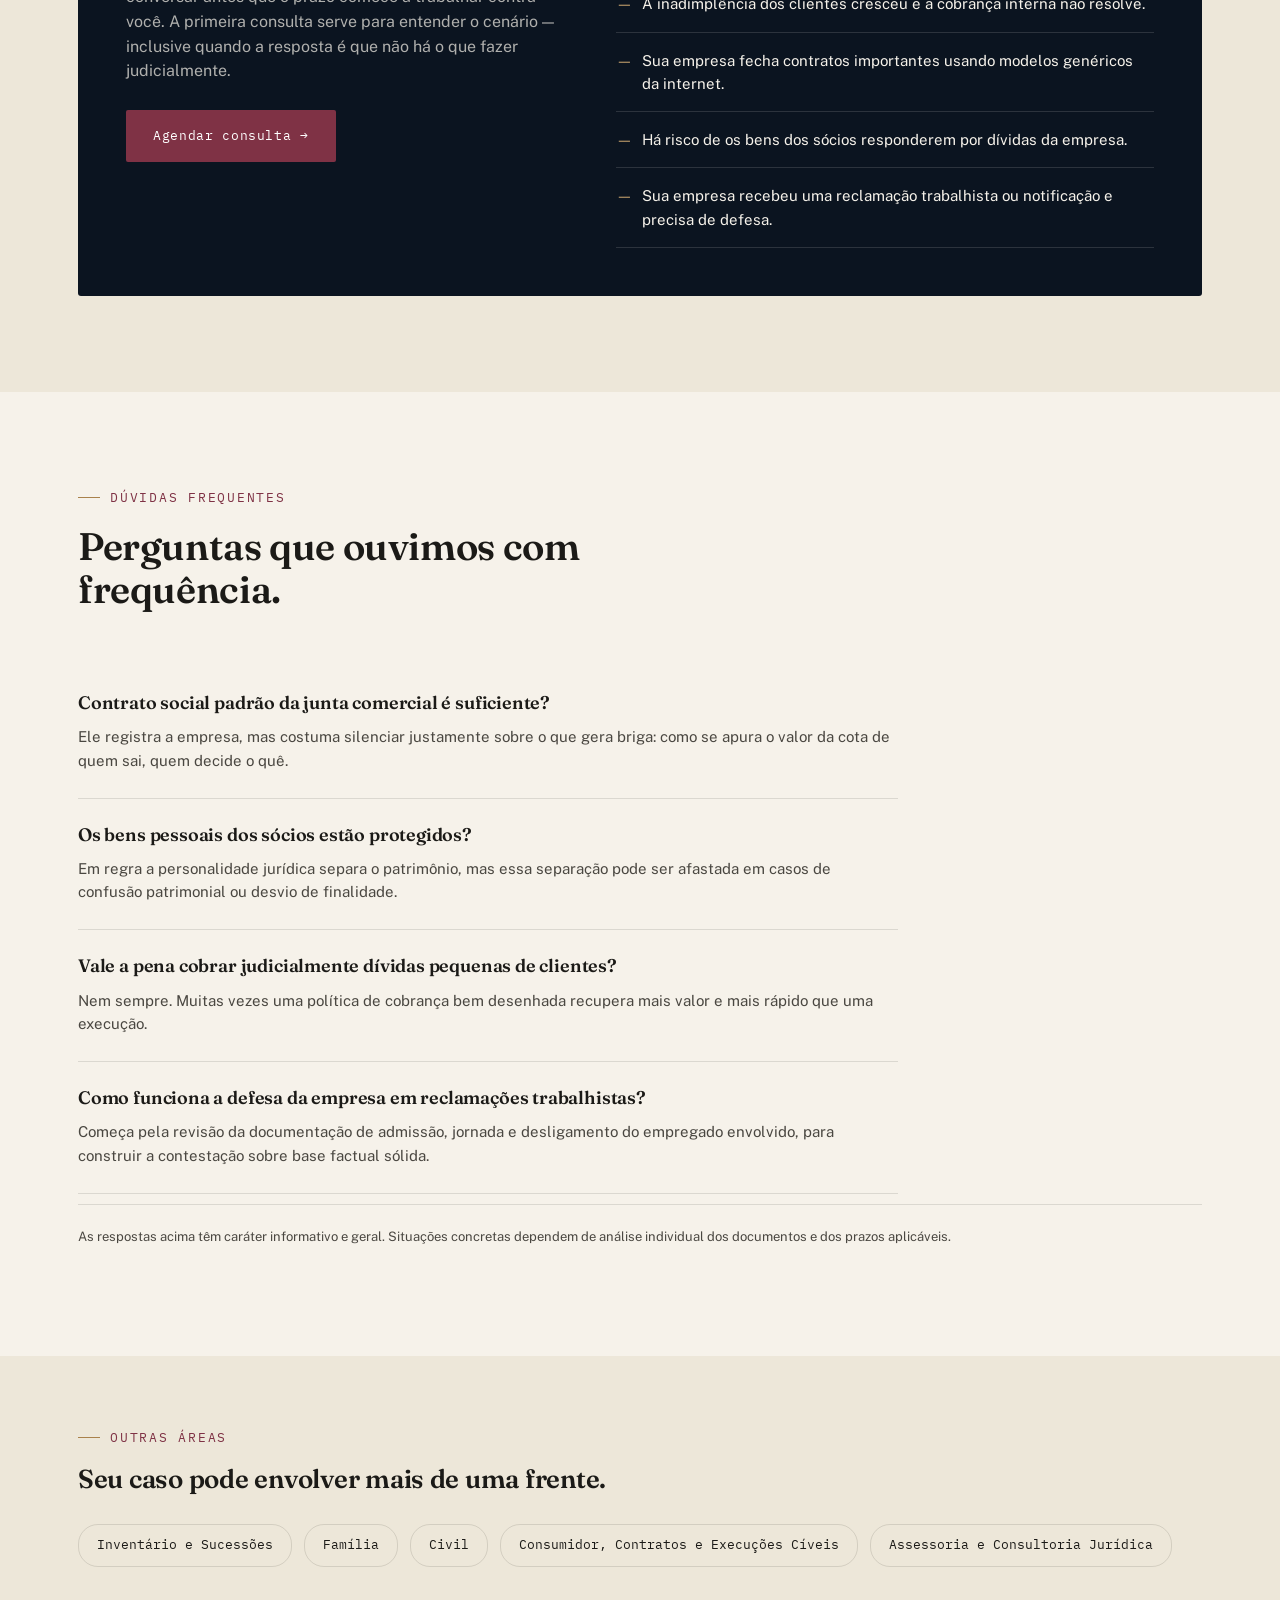
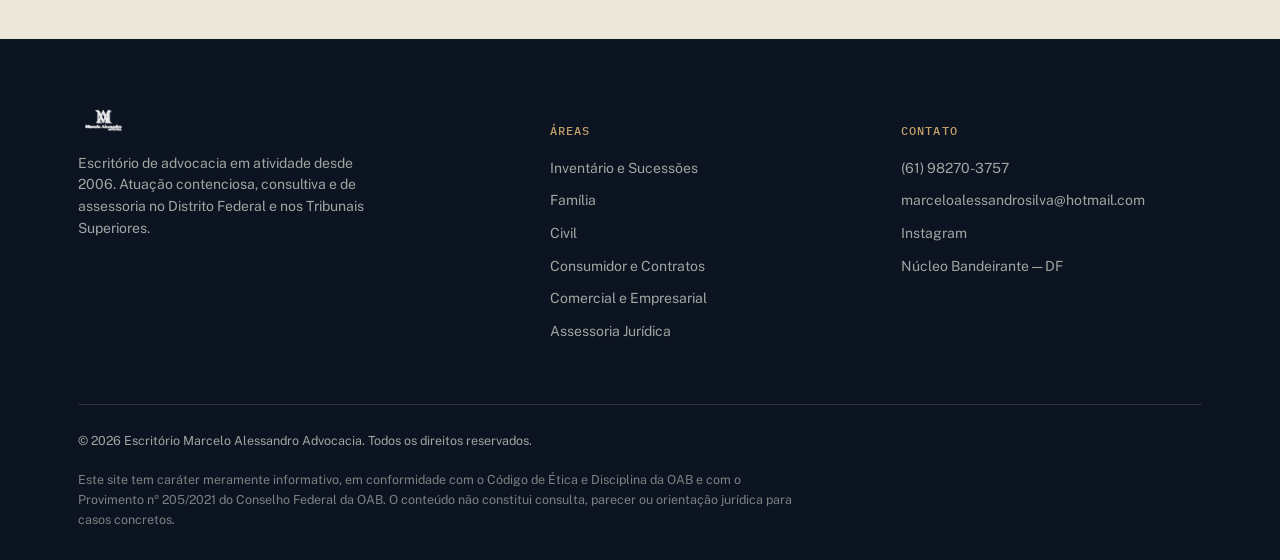
<file: comercial.html>
<!DOCTYPE html>
<html lang="pt-BR">
<head>
<!-- Google tag (gtag.js) -->
<script async src="https://www.googletagmanager.com/gtag/js?id=G-23GXKE74R8"></script>
<script>
  window.dataLayer = window.dataLayer || [];
  function gtag(){dataLayer.push(arguments);}
  gtag('js', new Date());

  gtag('config', 'G-23GXKE74R8');
</script>
<meta charset="UTF-8">
<meta name="viewport" content="width=device-width, initial-scale=1">
<title>Comercial e Empresarial | Marcelo Alessandro Advocacia — Brasília</title>
<meta name="description" content="Advogado empresarial em Brasília: contrato social, acordo de sócios, conflitos societários e defesa da empresa. Escritório Marcelo Alessandro Advocacia.">
<link rel="canonical" href="https://marceloalessandro.adv.br/comercial.html">
<meta property="og:type" content="website">
<meta property="og:site_name" content="Marcelo Alessandro Advocacia">
<meta property="og:title" content="Comercial e Empresarial | Marcelo Alessandro Advocacia">
<meta property="og:description" content="Advogado empresarial em Brasília: contrato social, acordo de sócios, conflitos societários e defesa da empresa. Escritório Marcelo Alessandro Advocacia.">
<meta property="og:locale" content="pt_BR">
<meta name="twitter:card" content="summary_large_image">
<meta name="theme-color" content="#0B1420">
<link rel="icon" href="assets/img/logo.png">
<link rel="stylesheet" href="css/style.css">
<script type="application/ld+json">
{
  "@context": "https://schema.org",
  "@type": "Service",
  "serviceType": "Comercial e Empresarial",
  "provider": {
    "@type": "Attorney",
    "name": "Marcelo Alessandro Advocacia",
    "telephone": "+5561982703757",
    "url": "https://marceloalessandro.adv.br/"
  },
  "areaServed": "Distrito Federal"
}
</script>
</head>
<body>

<header class="site-header">
  <div class="wrap">
    <a href="index.html#inicio" class="brand">
      <img src="assets/img/logo.png" alt="Marcelo Alessandro Advocacia">
      <span class="brand-text">Marcelo Alessandro<span>Advocacia · OAB/DF 25.851</span></span>
    </a>
    <nav class="main-nav">
      <a href="index.html#inicio">Início</a>
      <a href="index.html#areas">Áreas de Atuação</a>
      <a href="index.html#sobre">Sobre</a>
      <a href="index.html#artigos">Artigos</a>
      <a href="index.html#contato">Contato</a>
      <a href="https://wa.me/5561982703757?text=Ol%C3%A1%2C%20Dr.%20Marcelo%20Alessandro.%20Gostaria%20de%20agendar%20uma%20consulta." class="nav-cta">Agendar consulta</a>
    </nav>
    <button class="nav-toggle" aria-label="Abrir menu">☰</button>
  </div>
</header>

<section class="area-hero">
  <div class="wrap">
    <div class="breadcrumb"><a href="index.html">Início</a> / <a href="index.html#areas">Áreas de Atuação</a> / Comercial e Empresarial</div>
    <div class="eyebrow on-dark">Área de atuação · 05 / 06</div>
    <h1>Comercial e Empresarial</h1>
    <p class="lede">Empresa bem estruturada discute menos. A maior parte dos litígios empresariais que chegam ao escritório nasce de um contrato social genérico, de um acordo verbal entre sócios ou de uma venda feita sem garantia. Trabalhamos na estrutura e no conflito: montamos o que ainda não existe e resolvemos o que já se instalou — incluindo a defesa da empresa em reclamações trabalhistas e ações de consumidores.</p>
    <div class="hero-actions">
      <a href="https://wa.me/5561982703757?text=Ol%C3%A1%2C%20Dr.%20Marcelo%20Alessandro.%20Gostaria%20de%20agendar%20uma%20consulta." class="btn btn-primary">Falar sobre o meu caso →</a>
      <a href="index.html#contato" class="btn btn-ghost">Enviar mensagem</a>
    </div>
  </div>
</section>

<section>
  <div class="wrap">
    <div class="section-head">
      <div class="eyebrow">Serviços</div>
      <h2>Como podemos ajudar.</h2>
    </div>
    <div class="service-grid">
      <div class="service-card"><h3>Constituição e alterações societárias</h3><p>Escolha do tipo societário, contrato social sob medida, entrada e saída de sócios, alteração de capital e encerramento regular.</p></div>
      <div class="service-card"><h3>Acordo de sócios</h3><p>Regras de governança, distribuição de lucros, cláusulas de saída, não concorrência e solução de impasses.</p></div>
      <div class="service-card"><h3>Conflitos entre sócios</h3><p>Apuração de haveres, dissolução parcial, exclusão de sócio e responsabilização por desvio de recursos.</p></div>
      <div class="service-card"><h3>Contratos empresariais</h3><p>Fornecimento, distribuição, representação comercial, franquia, parceria e prestação de serviços entre empresas.</p></div>
      <div class="service-card"><h3>Recuperação de crédito</h3><p>Cobrança extrajudicial estruturada, protesto, execução de títulos e negociação de dívidas de clientes inadimplentes.</p></div>
      <div class="service-card"><h3>Defesa da empresa</h3><p>Contestação em reclamações trabalhistas e ações de consumidores, com foco em reduzir exposição e passivo.</p></div>
    </div>
  </div>
</section>

<section class="dim">
  <div class="wrap">
    <div class="alert-panel">
      <div class="panel-copy">
        <div class="eyebrow on-dark">Sinais de alerta</div>
        <h2>Quando procurar um advogado.</h2>
        <p>Se alguma destas situações descreve o seu caso, vale conversar antes que o prazo comece a trabalhar contra você. A primeira consulta serve para entender o cenário — inclusive quando a resposta é que não há o que fazer judicialmente.</p>
        <a href="https://wa.me/5561982703757?text=Ol%C3%A1%2C%20Dr.%20Marcelo%20Alessandro.%20Gostaria%20de%20agendar%20uma%20consulta." class="btn btn-primary">Agendar consulta →</a>
      </div>
      <ul class="alert-list">
        <li>Você vai abrir uma empresa com sócios e quer regras claras desde o início.</li>
        <li>Um sócio quer sair e não há acordo sobre o valor da participação.</li>
        <li>A inadimplência dos clientes cresceu e a cobrança interna não resolve.</li>
        <li>Sua empresa fecha contratos importantes usando modelos genéricos da internet.</li>
        <li>Há risco de os bens dos sócios responderem por dívidas da empresa.</li>
        <li>Sua empresa recebeu uma reclamação trabalhista ou notificação e precisa de defesa.</li>
      </ul>
    </div>
  </div>
</section>

<section id="faq">
  <div class="wrap">
    <div class="section-head">
      <div class="eyebrow">Dúvidas frequentes</div>
      <h2>Perguntas que ouvimos com frequência.</h2>
    </div>
    <div class="faq-list">
      <div class="faq-item"><h3>Contrato social padrão da junta comercial é suficiente?</h3><p>Ele registra a empresa, mas costuma silenciar justamente sobre o que gera briga: como se apura o valor da cota de quem sai, quem decide o quê.</p></div>
      <div class="faq-item"><h3>Os bens pessoais dos sócios estão protegidos?</h3><p>Em regra a personalidade jurídica separa o patrimônio, mas essa separação pode ser afastada em casos de confusão patrimonial ou desvio de finalidade.</p></div>
      <div class="faq-item"><h3>Vale a pena cobrar judicialmente dívidas pequenas de clientes?</h3><p>Nem sempre. Muitas vezes uma política de cobrança bem desenhada recupera mais valor e mais rápido que uma execução.</p></div>
      <div class="faq-item"><h3>Como funciona a defesa da empresa em reclamações trabalhistas?</h3><p>Começa pela revisão da documentação de admissão, jornada e desligamento do empregado envolvido, para construir a contestação sobre base factual sólida.</p></div>
    </div>
    <p class="disclaimer-strip">As respostas acima têm caráter informativo e geral. Situações concretas dependem de análise individual dos documentos e dos prazos aplicáveis.</p>
  </div>
</section>

<section class="tight dim">
  <div class="wrap">
    <div class="section-head" style="margin-bottom:30px;">
      <div class="eyebrow">Outras áreas</div>
      <h2 style="font-size:26px;">Seu caso pode envolver mais de uma frente.</h2>
    </div>
    <div class="other-areas">
      <a href="inventario.html">Inventário e Sucessões</a>
      <a href="familia.html">Família</a>
      <a href="civil.html">Civil</a>
      <a href="consumidor.html">Consumidor, Contratos e Execuções Cíveis</a>
      <a href="assessoria.html">Assessoria e Consultoria Jurídica</a>
    </div>
  </div>
</section>

<footer>
  <div class="wrap">
    <div class="footer-grid">
      <div class="footer-brand">
        <img src="assets/img/logo-white.png" alt="Marcelo Alessandro Advocacia">
        <p>Escritório de advocacia em atividade desde 2006. Atuação contenciosa, consultiva e de assessoria no Distrito Federal e nos Tribunais Superiores.</p>
      </div>
      <div class="footer-col">
        <h5>Áreas</h5>
        <a href="inventario.html">Inventário e Sucessões</a>
        <a href="familia.html">Família</a>
        <a href="civil.html">Civil</a>
        <a href="consumidor.html">Consumidor e Contratos</a>
        <a href="comercial.html">Comercial e Empresarial</a>
        <a href="assessoria.html">Assessoria Jurídica</a>
      </div>
      <div class="footer-col">
        <h5>Contato</h5>
        <a href="https://wa.me/5561982703757">(61) 98270-3757</a>
        <a href="mailto:marceloalessandrosilva@hotmail.com">marceloalessandrosilva@hotmail.com</a>
        <a href="https://www.instagram.com/drmarceloalessandroadvogado/" target="_blank" rel="noopener">Instagram</a>
        <a href="https://maps.app.goo.gl/ooB38z23x3qkzoo6A" target="_blank" rel="noopener">Núcleo Bandeirante — DF</a>
      </div>
    </div>
    <div class="footer-bottom">
      <span>© 2026 Escritório Marcelo Alessandro Advocacia. Todos os direitos reservados.</span>
      <span class="footer-legal">Este site tem caráter meramente informativo, em conformidade com o Código de Ética e Disciplina da OAB e com o Provimento nº 205/2021 do Conselho Federal da OAB. O conteúdo não constitui consulta, parecer ou orientação jurídica para casos concretos.</span>
    </div>
  </div>
</footer>

<a class="wa-fab" href="https://wa.me/5561982703757?text=Ol%C3%A1%2C%20Dr.%20Marcelo%20Alessandro.%20Gostaria%20de%20agendar%20uma%20consulta." aria-label="Falar no WhatsApp" target="_blank" rel="noopener">
  <svg viewBox="0 0 24 24"><path d="M12.04 2c-5.46 0-9.9 4.44-9.9 9.9 0 1.75.46 3.45 1.32 4.95L2 22l5.25-1.38a9.9 9.9 0 0 0 4.79 1.22h.01c5.46 0 9.9-4.44 9.9-9.9s-4.45-9.94-9.91-9.94zm0 18.11h-.01a8.2 8.2 0 0 1-4.18-1.14l-.3-.18-3.11.82.83-3.03-.2-.31a8.22 8.22 0 0 1-1.26-4.37c0-4.54 3.7-8.24 8.24-8.24 2.2 0 4.27.86 5.83 2.42a8.18 8.18 0 0 1 2.41 5.83c0 4.54-3.7 8.2-8.25 8.2zm4.52-6.16c-.25-.12-1.47-.72-1.7-.81-.23-.08-.4-.12-.56.13-.17.25-.65.81-.79.97-.15.17-.29.19-.54.06-.25-.12-1.05-.39-1.99-1.23-.74-.66-1.23-1.47-1.38-1.72-.14-.25-.02-.38.11-.51.11-.11.25-.29.37-.43.12-.15.16-.25.25-.41.08-.17.04-.31-.02-.44-.06-.12-.56-1.36-.77-1.86-.2-.48-.41-.42-.56-.43-.14-.01-.31-.01-.48-.01-.17 0-.44.06-.67.31-.23.25-.87.86-.87 2.09 0 1.23.9 2.42 1.02 2.59.12.17 1.77 2.7 4.29 3.79.6.26 1.07.41 1.43.53.6.19 1.15.16 1.58.1.48-.07 1.47-.6 1.68-1.18.21-.58.21-1.08.15-1.18-.06-.1-.23-.16-.48-.28z"/></svg>
</a>

<script src="js/main.js"></script>
</body>
</html>
</file>
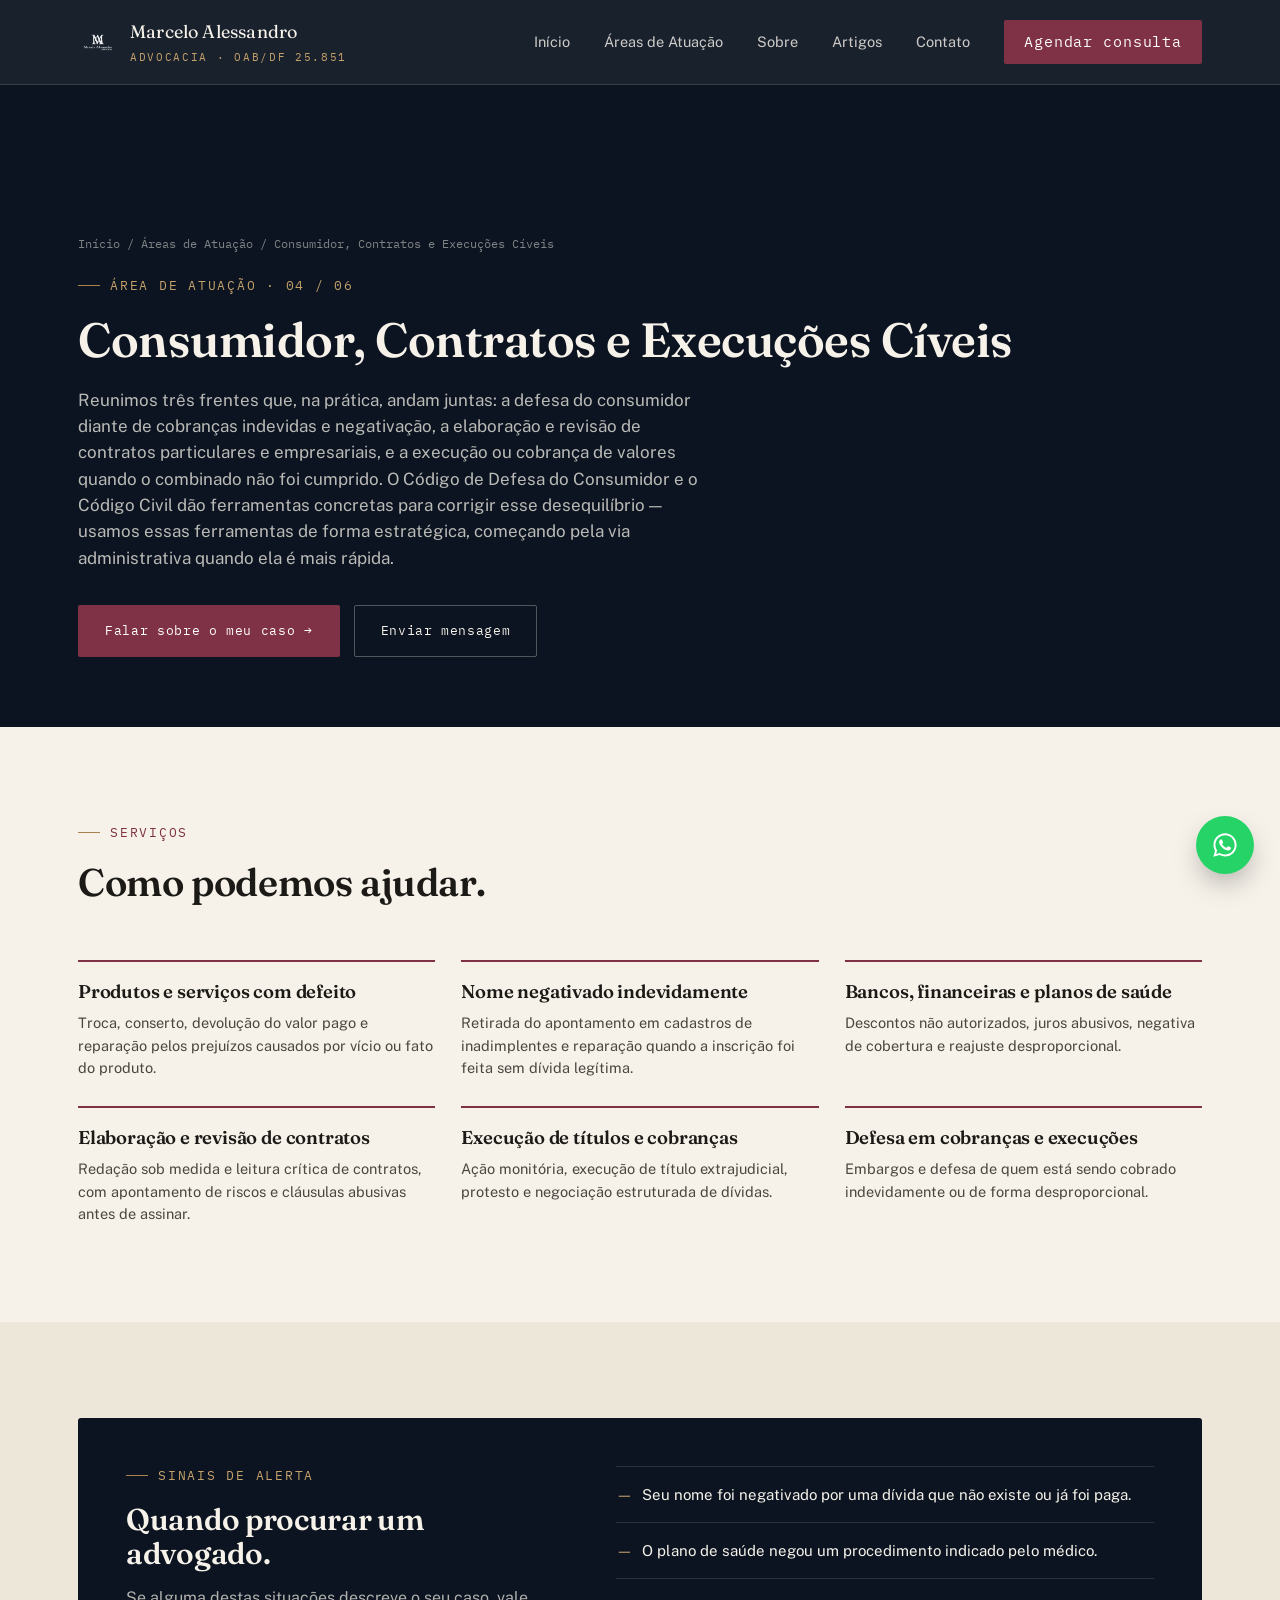
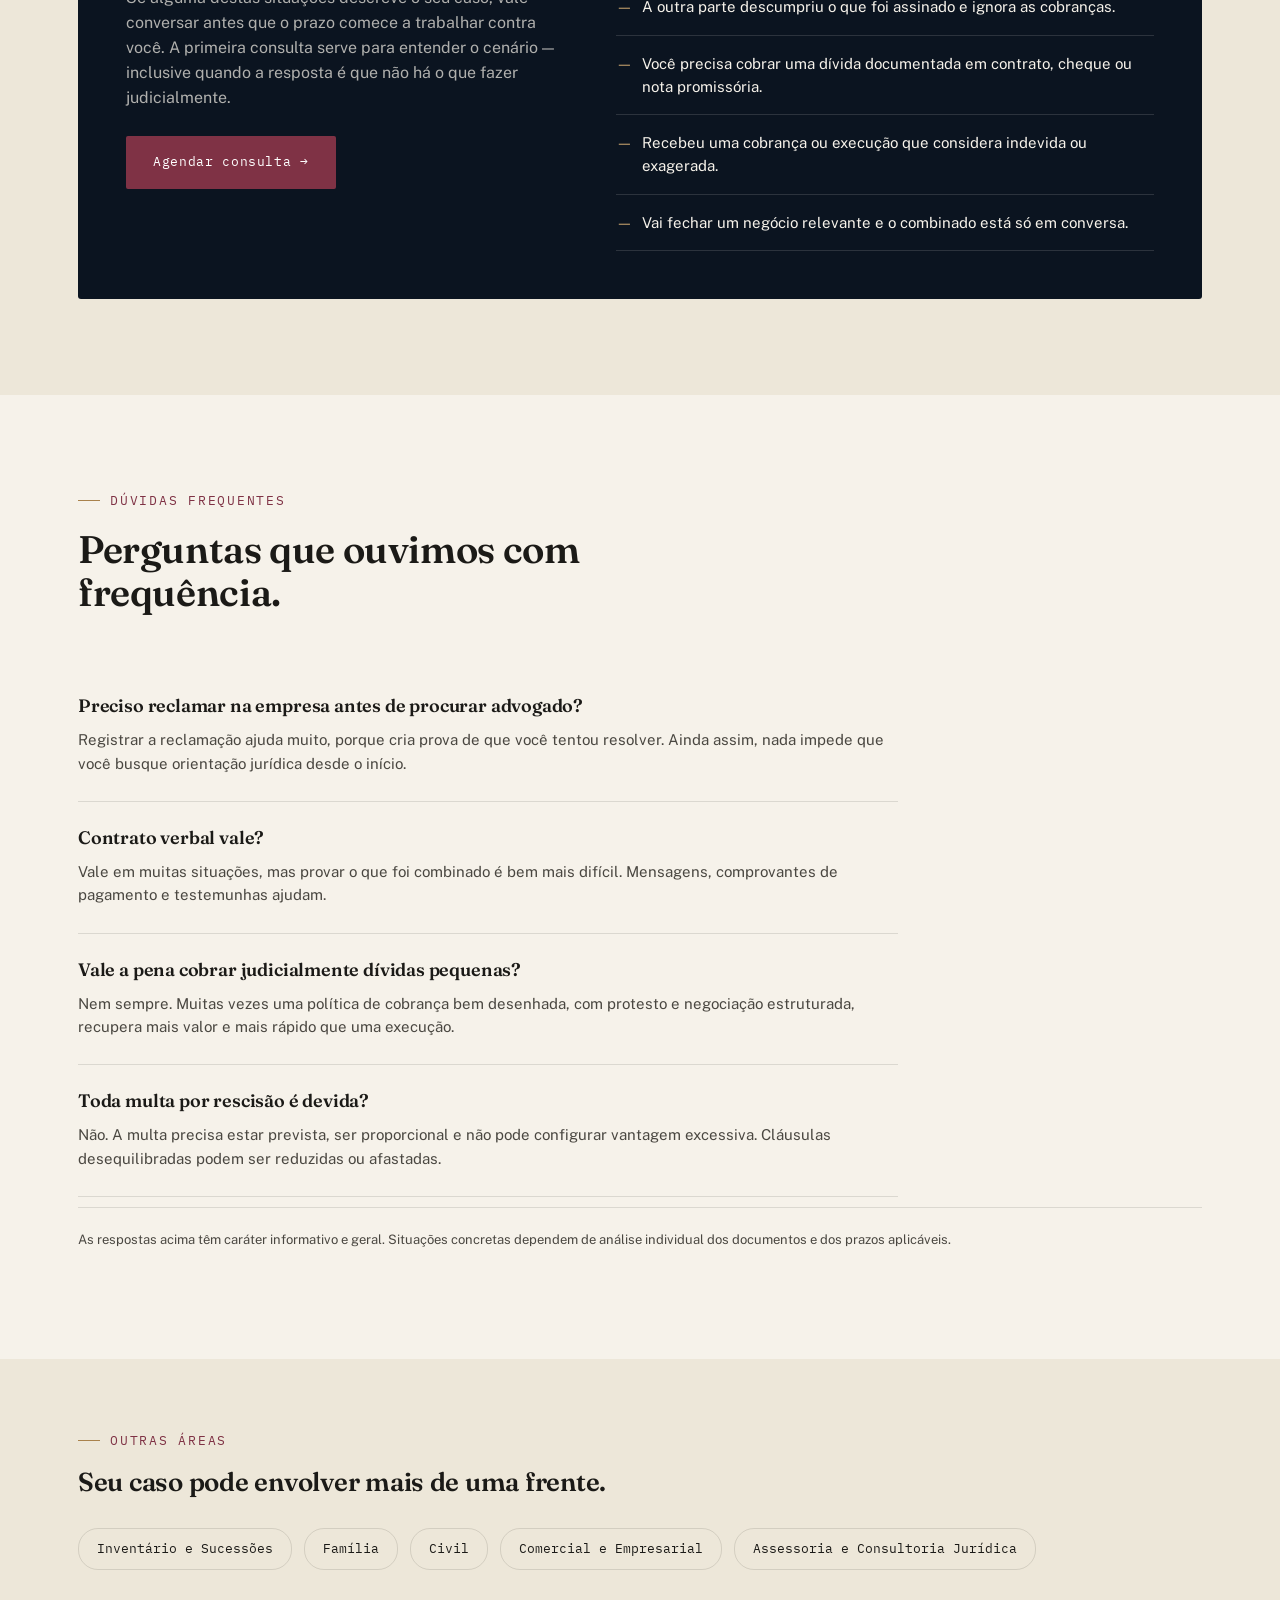
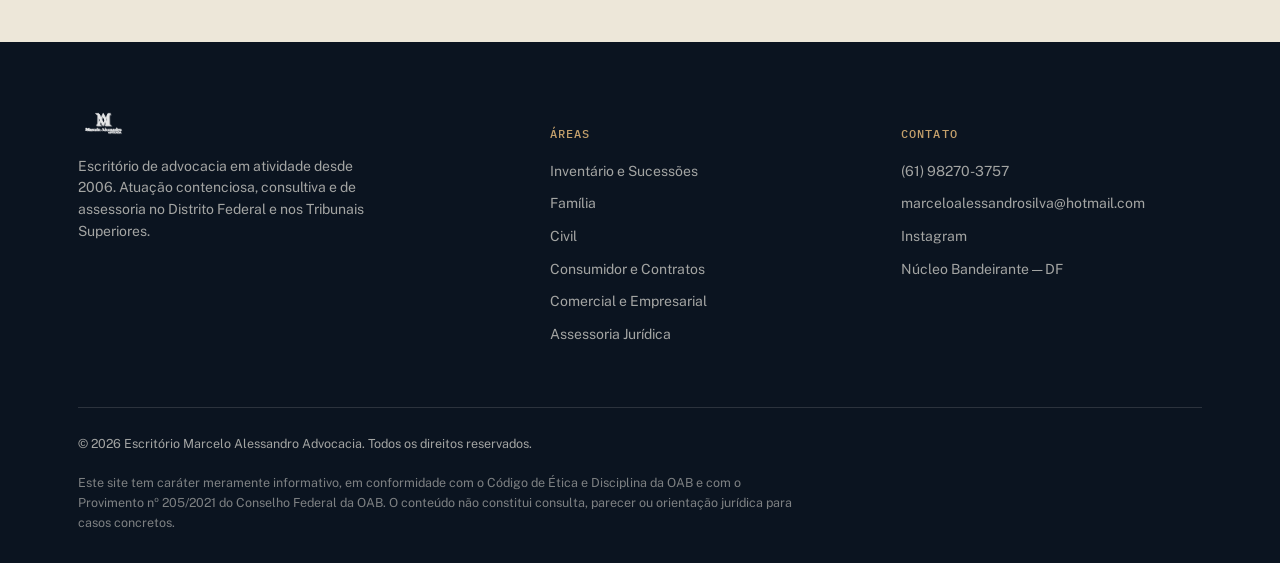
<file: consumidor.html>
<!DOCTYPE html>
<html lang="pt-BR">
<head>
<!-- Google tag (gtag.js) -->
<script async src="https://www.googletagmanager.com/gtag/js?id=G-23GXKE74R8"></script>
<script>
  window.dataLayer = window.dataLayer || [];
  function gtag(){dataLayer.push(arguments);}
  gtag('js', new Date());

  gtag('config', 'G-23GXKE74R8');
</script>
<meta charset="UTF-8">
<meta name="viewport" content="width=device-width, initial-scale=1">
<title>Consumidor, Contratos e Execuções Cíveis | Marcelo Alessandro Advocacia — Brasília</title>
<meta name="description" content="Defesa do consumidor, elaboração e execução de contratos e cobrança de dívidas em Brasília. Escritório Marcelo Alessandro Advocacia.">
<link rel="canonical" href="https://marceloalessandro.adv.br/consumidor.html">
<meta property="og:type" content="website">
<meta property="og:site_name" content="Marcelo Alessandro Advocacia">
<meta property="og:title" content="Consumidor, Contratos e Execuções Cíveis | Marcelo Alessandro Advocacia">
<meta property="og:description" content="Defesa do consumidor, elaboração e execução de contratos e cobrança de dívidas em Brasília. Escritório Marcelo Alessandro Advocacia.">
<meta property="og:locale" content="pt_BR">
<meta name="twitter:card" content="summary_large_image">
<meta name="theme-color" content="#0B1420">
<link rel="icon" href="assets/img/logo.png">
<link rel="stylesheet" href="css/style.css">
<script type="application/ld+json">
{
  "@context": "https://schema.org",
  "@type": "Service",
  "serviceType": "Consumidor, Contratos e Execuções Cíveis",
  "provider": {
    "@type": "Attorney",
    "name": "Marcelo Alessandro Advocacia",
    "telephone": "+5561982703757",
    "url": "https://marceloalessandro.adv.br/"
  },
  "areaServed": "Distrito Federal"
}
</script>
</head>
<body>

<header class="site-header">
  <div class="wrap">
    <a href="index.html#inicio" class="brand">
      <img src="assets/img/logo.png" alt="Marcelo Alessandro Advocacia">
      <span class="brand-text">Marcelo Alessandro<span>Advocacia · OAB/DF 25.851</span></span>
    </a>
    <nav class="main-nav">
      <a href="index.html#inicio">Início</a>
      <a href="index.html#areas">Áreas de Atuação</a>
      <a href="index.html#sobre">Sobre</a>
      <a href="index.html#artigos">Artigos</a>
      <a href="index.html#contato">Contato</a>
      <a href="https://wa.me/5561982703757?text=Ol%C3%A1%2C%20Dr.%20Marcelo%20Alessandro.%20Gostaria%20de%20agendar%20uma%20consulta." class="nav-cta">Agendar consulta</a>
    </nav>
    <button class="nav-toggle" aria-label="Abrir menu">☰</button>
  </div>
</header>

<section class="area-hero">
  <div class="wrap">
    <div class="breadcrumb"><a href="index.html">Início</a> / <a href="index.html#areas">Áreas de Atuação</a> / Consumidor, Contratos e Execuções Cíveis</div>
    <div class="eyebrow on-dark">Área de atuação · 04 / 06</div>
    <h1>Consumidor, Contratos e Execuções Cíveis</h1>
    <p class="lede">Reunimos três frentes que, na prática, andam juntas: a defesa do consumidor diante de cobranças indevidas e negativação, a elaboração e revisão de contratos particulares e empresariais, e a execução ou cobrança de valores quando o combinado não foi cumprido. O Código de Defesa do Consumidor e o Código Civil dão ferramentas concretas para corrigir esse desequilíbrio — usamos essas ferramentas de forma estratégica, começando pela via administrativa quando ela é mais rápida.</p>
    <div class="hero-actions">
      <a href="https://wa.me/5561982703757?text=Ol%C3%A1%2C%20Dr.%20Marcelo%20Alessandro.%20Gostaria%20de%20agendar%20uma%20consulta." class="btn btn-primary">Falar sobre o meu caso →</a>
      <a href="index.html#contato" class="btn btn-ghost">Enviar mensagem</a>
    </div>
  </div>
</section>

<section>
  <div class="wrap">
    <div class="section-head">
      <div class="eyebrow">Serviços</div>
      <h2>Como podemos ajudar.</h2>
    </div>
    <div class="service-grid">
      <div class="service-card"><h3>Produtos e serviços com defeito</h3><p>Troca, conserto, devolução do valor pago e reparação pelos prejuízos causados por vício ou fato do produto.</p></div>
      <div class="service-card"><h3>Nome negativado indevidamente</h3><p>Retirada do apontamento em cadastros de inadimplentes e reparação quando a inscrição foi feita sem dívida legítima.</p></div>
      <div class="service-card"><h3>Bancos, financeiras e planos de saúde</h3><p>Descontos não autorizados, juros abusivos, negativa de cobertura e reajuste desproporcional.</p></div>
      <div class="service-card"><h3>Elaboração e revisão de contratos</h3><p>Redação sob medida e leitura crítica de contratos, com apontamento de riscos e cláusulas abusivas antes de assinar.</p></div>
      <div class="service-card"><h3>Execução de títulos e cobranças</h3><p>Ação monitória, execução de título extrajudicial, protesto e negociação estruturada de dívidas.</p></div>
      <div class="service-card"><h3>Defesa em cobranças e execuções</h3><p>Embargos e defesa de quem está sendo cobrado indevidamente ou de forma desproporcional.</p></div>
    </div>
  </div>
</section>

<section class="dim">
  <div class="wrap">
    <div class="alert-panel">
      <div class="panel-copy">
        <div class="eyebrow on-dark">Sinais de alerta</div>
        <h2>Quando procurar um advogado.</h2>
        <p>Se alguma destas situações descreve o seu caso, vale conversar antes que o prazo comece a trabalhar contra você. A primeira consulta serve para entender o cenário — inclusive quando a resposta é que não há o que fazer judicialmente.</p>
        <a href="https://wa.me/5561982703757?text=Ol%C3%A1%2C%20Dr.%20Marcelo%20Alessandro.%20Gostaria%20de%20agendar%20uma%20consulta." class="btn btn-primary">Agendar consulta →</a>
      </div>
      <ul class="alert-list">
        <li>Seu nome foi negativado por uma dívida que não existe ou já foi paga.</li>
        <li>O plano de saúde negou um procedimento indicado pelo médico.</li>
        <li>A outra parte descumpriu o que foi assinado e ignora as cobranças.</li>
        <li>Você precisa cobrar uma dívida documentada em contrato, cheque ou nota promissória.</li>
        <li>Recebeu uma cobrança ou execução que considera indevida ou exagerada.</li>
        <li>Vai fechar um negócio relevante e o combinado está só em conversa.</li>
      </ul>
    </div>
  </div>
</section>

<section id="faq">
  <div class="wrap">
    <div class="section-head">
      <div class="eyebrow">Dúvidas frequentes</div>
      <h2>Perguntas que ouvimos com frequência.</h2>
    </div>
    <div class="faq-list">
      <div class="faq-item"><h3>Preciso reclamar na empresa antes de procurar advogado?</h3><p>Registrar a reclamação ajuda muito, porque cria prova de que você tentou resolver. Ainda assim, nada impede que você busque orientação jurídica desde o início.</p></div>
      <div class="faq-item"><h3>Contrato verbal vale?</h3><p>Vale em muitas situações, mas provar o que foi combinado é bem mais difícil. Mensagens, comprovantes de pagamento e testemunhas ajudam.</p></div>
      <div class="faq-item"><h3>Vale a pena cobrar judicialmente dívidas pequenas?</h3><p>Nem sempre. Muitas vezes uma política de cobrança bem desenhada, com protesto e negociação estruturada, recupera mais valor e mais rápido que uma execução.</p></div>
      <div class="faq-item"><h3>Toda multa por rescisão é devida?</h3><p>Não. A multa precisa estar prevista, ser proporcional e não pode configurar vantagem excessiva. Cláusulas desequilibradas podem ser reduzidas ou afastadas.</p></div>
    </div>
    <p class="disclaimer-strip">As respostas acima têm caráter informativo e geral. Situações concretas dependem de análise individual dos documentos e dos prazos aplicáveis.</p>
  </div>
</section>

<section class="tight dim">
  <div class="wrap">
    <div class="section-head" style="margin-bottom:30px;">
      <div class="eyebrow">Outras áreas</div>
      <h2 style="font-size:26px;">Seu caso pode envolver mais de uma frente.</h2>
    </div>
    <div class="other-areas">
      <a href="inventario.html">Inventário e Sucessões</a>
      <a href="familia.html">Família</a>
      <a href="civil.html">Civil</a>
      <a href="comercial.html">Comercial e Empresarial</a>
      <a href="assessoria.html">Assessoria e Consultoria Jurídica</a>
    </div>
  </div>
</section>

<footer>
  <div class="wrap">
    <div class="footer-grid">
      <div class="footer-brand">
        <img src="assets/img/logo-white.png" alt="Marcelo Alessandro Advocacia">
        <p>Escritório de advocacia em atividade desde 2006. Atuação contenciosa, consultiva e de assessoria no Distrito Federal e nos Tribunais Superiores.</p>
      </div>
      <div class="footer-col">
        <h5>Áreas</h5>
        <a href="inventario.html">Inventário e Sucessões</a>
        <a href="familia.html">Família</a>
        <a href="civil.html">Civil</a>
        <a href="consumidor.html">Consumidor e Contratos</a>
        <a href="comercial.html">Comercial e Empresarial</a>
        <a href="assessoria.html">Assessoria Jurídica</a>
      </div>
      <div class="footer-col">
        <h5>Contato</h5>
        <a href="https://wa.me/5561982703757">(61) 98270-3757</a>
        <a href="mailto:marceloalessandrosilva@hotmail.com">marceloalessandrosilva@hotmail.com</a>
        <a href="https://www.instagram.com/drmarceloalessandroadvogado/" target="_blank" rel="noopener">Instagram</a>
        <a href="https://maps.app.goo.gl/ooB38z23x3qkzoo6A" target="_blank" rel="noopener">Núcleo Bandeirante — DF</a>
      </div>
    </div>
    <div class="footer-bottom">
      <span>© 2026 Escritório Marcelo Alessandro Advocacia. Todos os direitos reservados.</span>
      <span class="footer-legal">Este site tem caráter meramente informativo, em conformidade com o Código de Ética e Disciplina da OAB e com o Provimento nº 205/2021 do Conselho Federal da OAB. O conteúdo não constitui consulta, parecer ou orientação jurídica para casos concretos.</span>
    </div>
  </div>
</footer>

<a class="wa-fab" href="https://wa.me/5561982703757?text=Ol%C3%A1%2C%20Dr.%20Marcelo%20Alessandro.%20Gostaria%20de%20agendar%20uma%20consulta." aria-label="Falar no WhatsApp" target="_blank" rel="noopener">
  <svg viewBox="0 0 24 24"><path d="M12.04 2c-5.46 0-9.9 4.44-9.9 9.9 0 1.75.46 3.45 1.32 4.95L2 22l5.25-1.38a9.9 9.9 0 0 0 4.79 1.22h.01c5.46 0 9.9-4.44 9.9-9.9s-4.45-9.94-9.91-9.94zm0 18.11h-.01a8.2 8.2 0 0 1-4.18-1.14l-.3-.18-3.11.82.83-3.03-.2-.31a8.22 8.22 0 0 1-1.26-4.37c0-4.54 3.7-8.24 8.24-8.24 2.2 0 4.27.86 5.83 2.42a8.18 8.18 0 0 1 2.41 5.83c0 4.54-3.7 8.2-8.25 8.2zm4.52-6.16c-.25-.12-1.47-.72-1.7-.81-.23-.08-.4-.12-.56.13-.17.25-.65.81-.79.97-.15.17-.29.19-.54.06-.25-.12-1.05-.39-1.99-1.23-.74-.66-1.23-1.47-1.38-1.72-.14-.25-.02-.38.11-.51.11-.11.25-.29.37-.43.12-.15.16-.25.25-.41.08-.17.04-.31-.02-.44-.06-.12-.56-1.36-.77-1.86-.2-.48-.41-.42-.56-.43-.14-.01-.31-.01-.48-.01-.17 0-.44.06-.67.31-.23.25-.87.86-.87 2.09 0 1.23.9 2.42 1.02 2.59.12.17 1.77 2.7 4.29 3.79.6.26 1.07.41 1.43.53.6.19 1.15.16 1.58.1.48-.07 1.47-.6 1.68-1.18.21-.58.21-1.08.15-1.18-.06-.1-.23-.16-.48-.28z"/></svg>
</a>

<script src="js/main.js"></script>
</body>
</html>
</file>
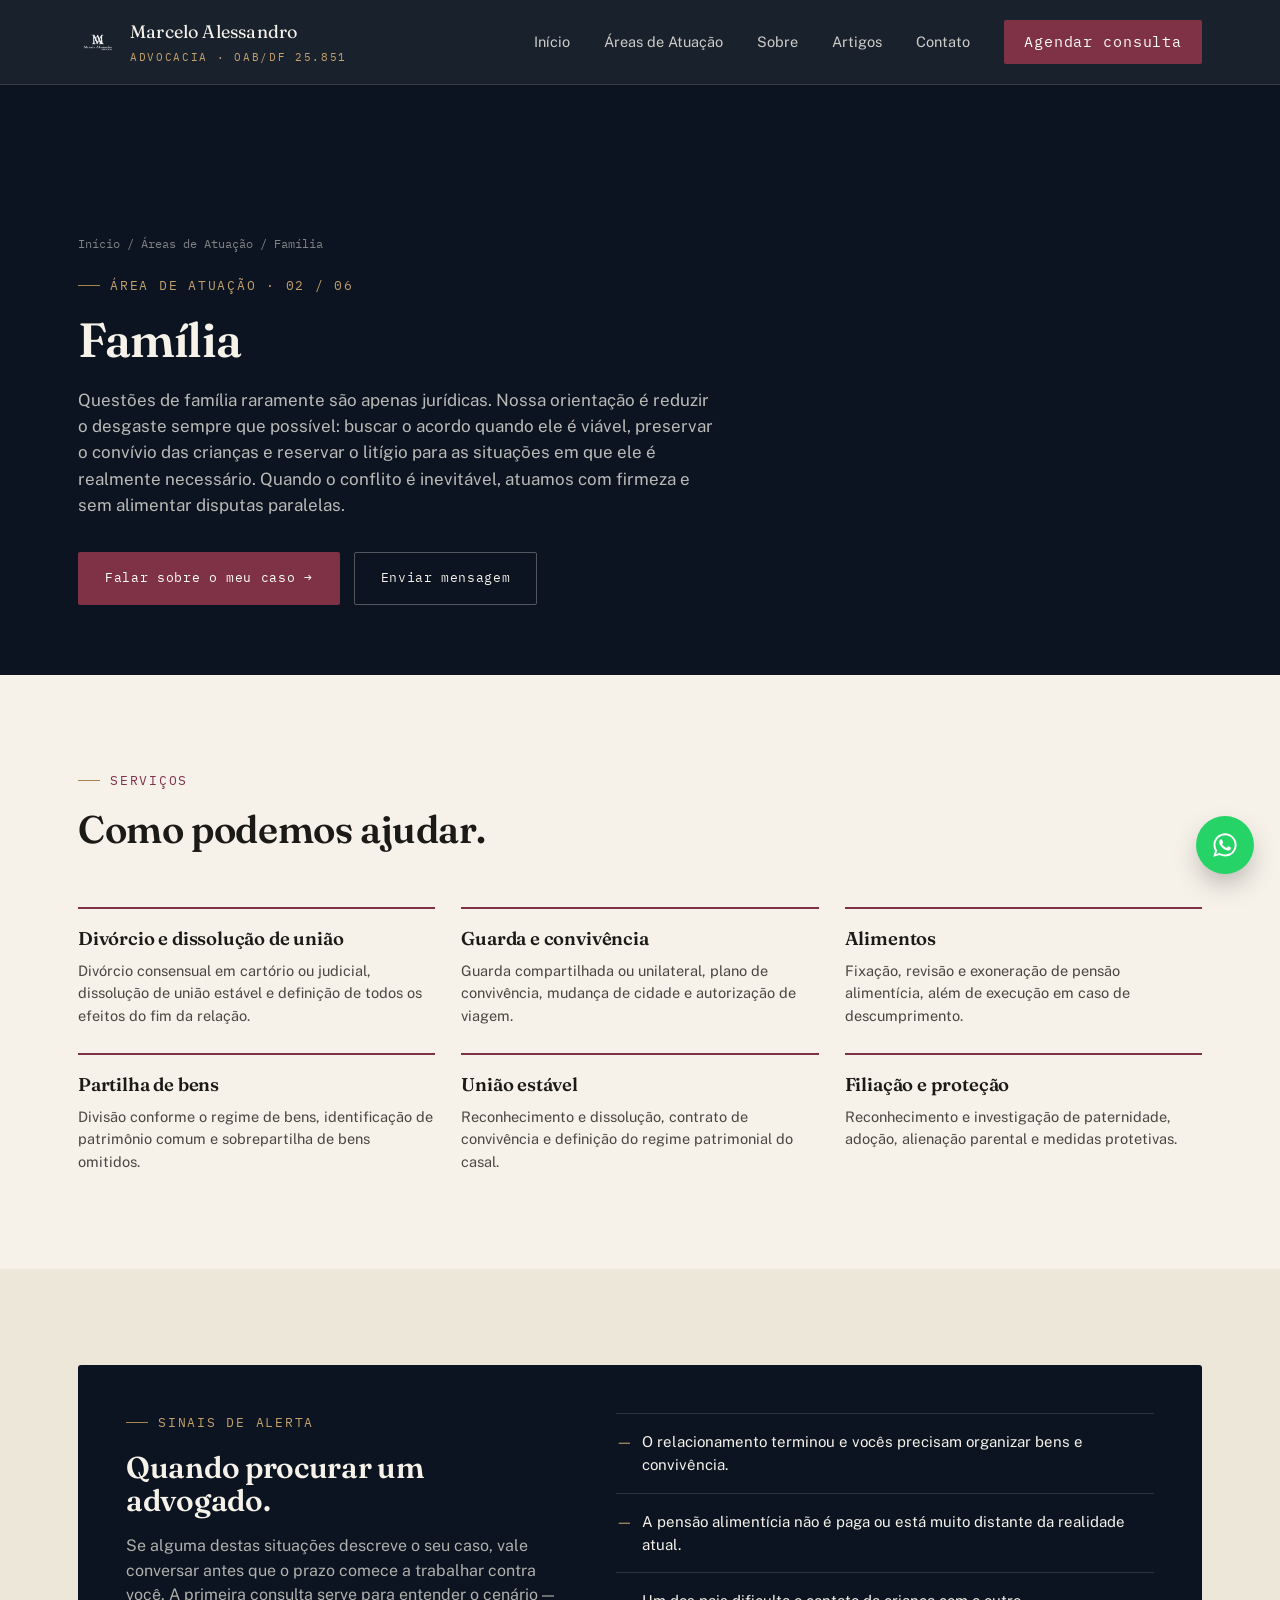
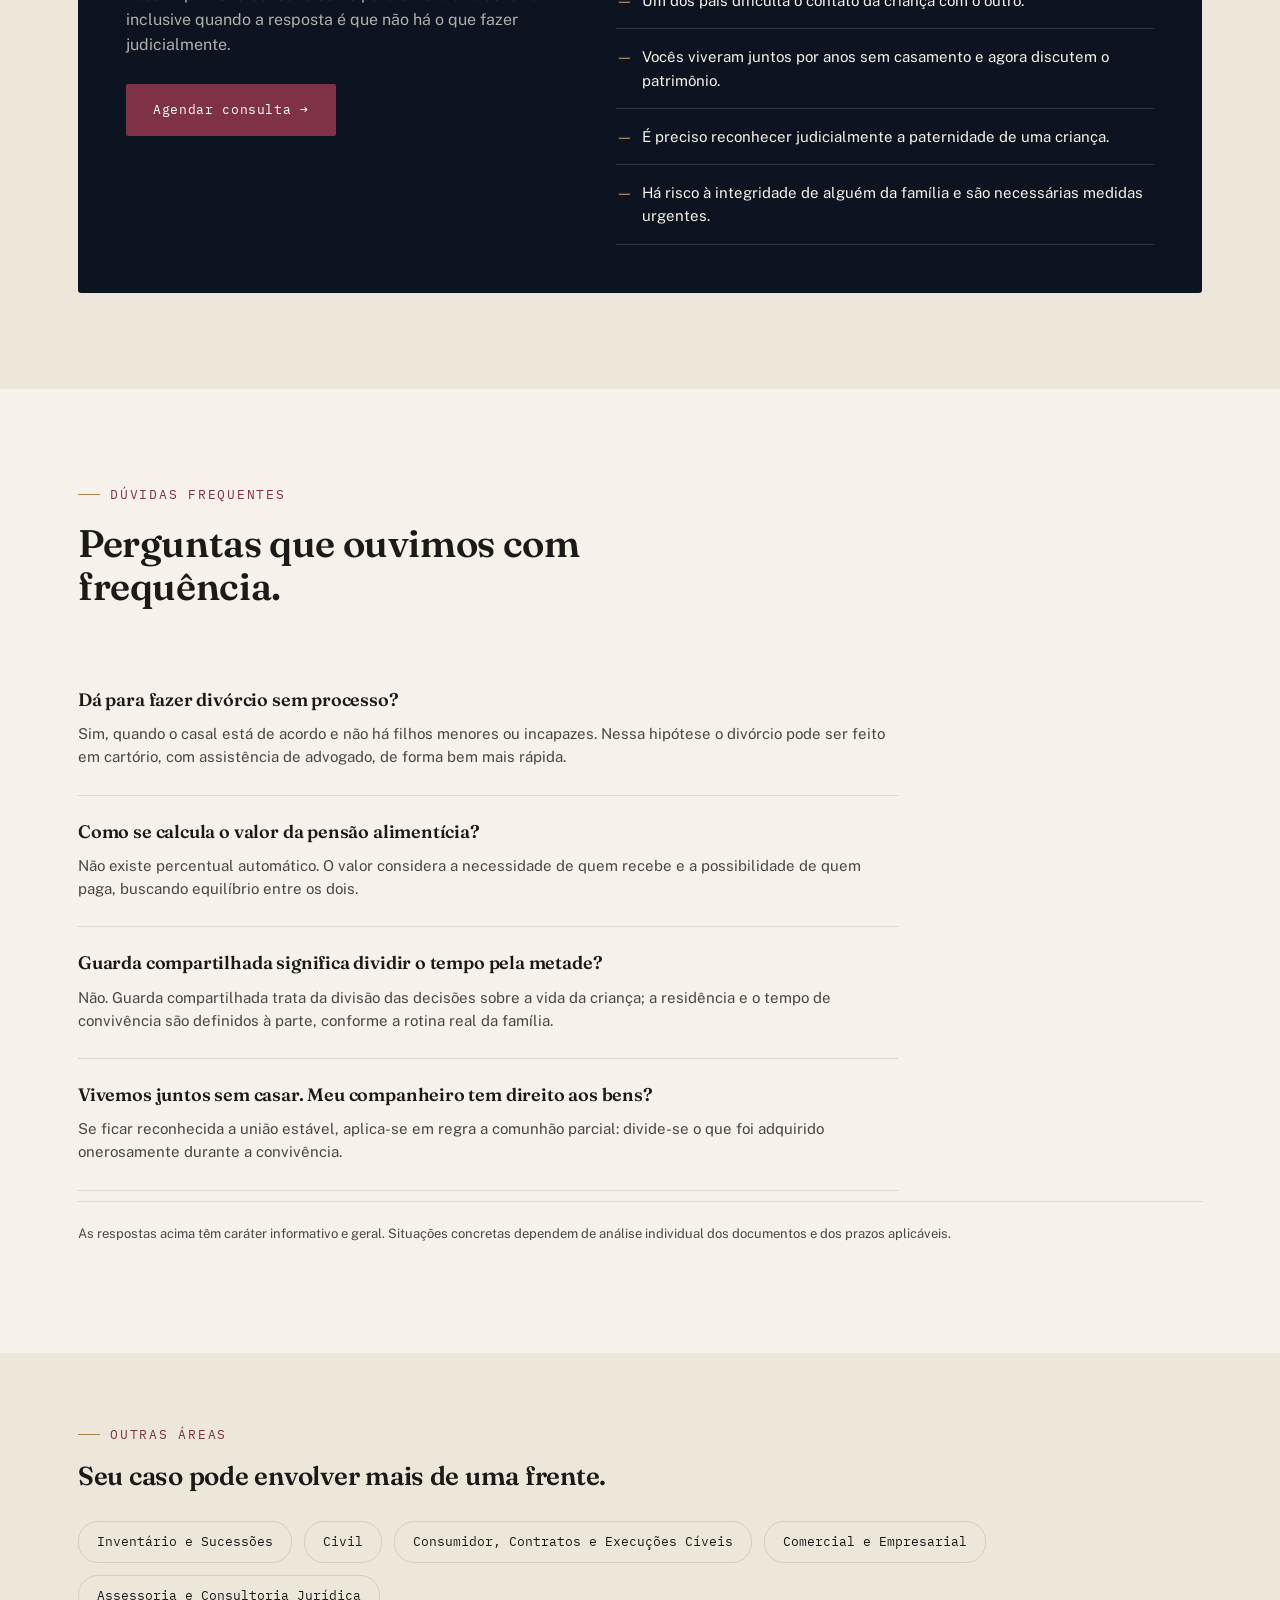
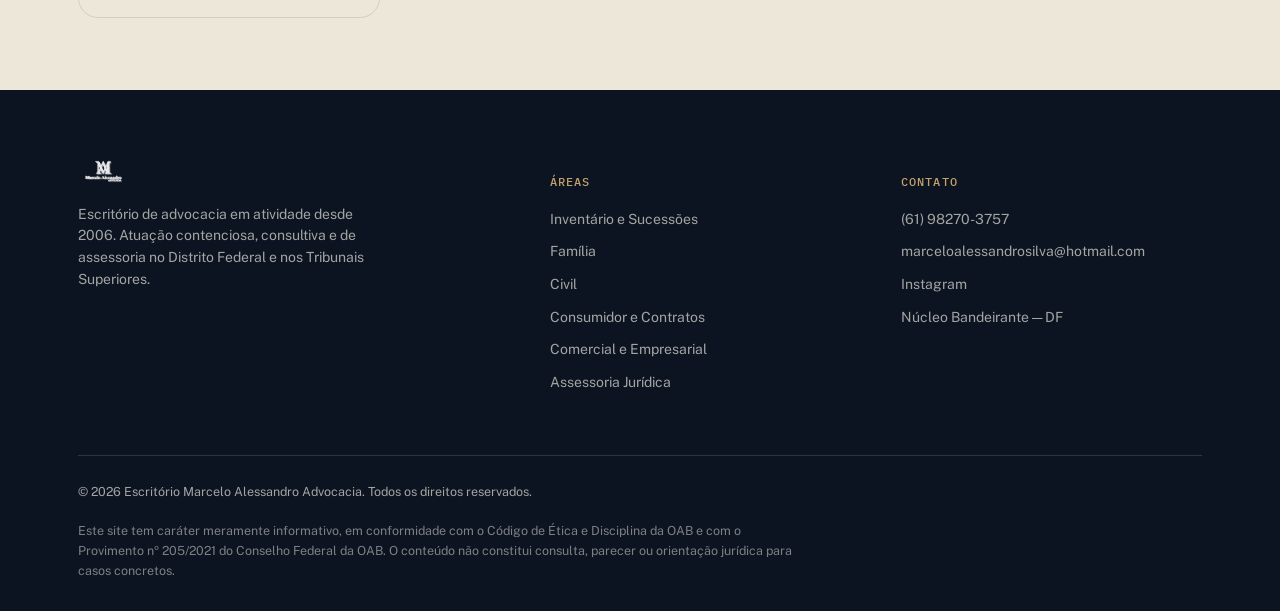
<file: familia.html>
<!DOCTYPE html>
<html lang="pt-BR">
<head>
<!-- Google tag (gtag.js) -->
<script async src="https://www.googletagmanager.com/gtag/js?id=G-23GXKE74R8"></script>
<script>
  window.dataLayer = window.dataLayer || [];
  function gtag(){dataLayer.push(arguments);}
  gtag('js', new Date());

  gtag('config', 'G-23GXKE74R8');
</script>
<meta charset="UTF-8">
<meta name="viewport" content="width=device-width, initial-scale=1">
<title>Família | Marcelo Alessandro Advocacia — Brasília</title>
<meta name="description" content="Advogado de família em Brasília: divórcio, guarda, pensão alimentícia, união estável e partilha de bens. Escritório Marcelo Alessandro Advocacia.">
<link rel="canonical" href="https://marceloalessandro.adv.br/familia.html">
<meta property="og:type" content="website">
<meta property="og:site_name" content="Marcelo Alessandro Advocacia">
<meta property="og:title" content="Família | Marcelo Alessandro Advocacia">
<meta property="og:description" content="Advogado de família em Brasília: divórcio, guarda, pensão alimentícia, união estável e partilha de bens. Escritório Marcelo Alessandro Advocacia.">
<meta property="og:locale" content="pt_BR">
<meta name="twitter:card" content="summary_large_image">
<meta name="theme-color" content="#0B1420">
<link rel="icon" href="assets/img/logo.png">
<link rel="stylesheet" href="css/style.css">
<script type="application/ld+json">
{
  "@context": "https://schema.org",
  "@type": "Service",
  "serviceType": "Família",
  "provider": {
    "@type": "Attorney",
    "name": "Marcelo Alessandro Advocacia",
    "telephone": "+5561982703757",
    "url": "https://marceloalessandro.adv.br/"
  },
  "areaServed": "Distrito Federal"
}
</script>
</head>
<body>

<header class="site-header">
  <div class="wrap">
    <a href="index.html#inicio" class="brand">
      <img src="assets/img/logo.png" alt="Marcelo Alessandro Advocacia">
      <span class="brand-text">Marcelo Alessandro<span>Advocacia · OAB/DF 25.851</span></span>
    </a>
    <nav class="main-nav">
      <a href="index.html#inicio">Início</a>
      <a href="index.html#areas">Áreas de Atuação</a>
      <a href="index.html#sobre">Sobre</a>
      <a href="index.html#artigos">Artigos</a>
      <a href="index.html#contato">Contato</a>
      <a href="https://wa.me/5561982703757?text=Ol%C3%A1%2C%20Dr.%20Marcelo%20Alessandro.%20Gostaria%20de%20agendar%20uma%20consulta." class="nav-cta">Agendar consulta</a>
    </nav>
    <button class="nav-toggle" aria-label="Abrir menu">☰</button>
  </div>
</header>

<section class="area-hero">
  <div class="wrap">
    <div class="breadcrumb"><a href="index.html">Início</a> / <a href="index.html#areas">Áreas de Atuação</a> / Família</div>
    <div class="eyebrow on-dark">Área de atuação · 02 / 06</div>
    <h1>Família</h1>
    <p class="lede">Questões de família raramente são apenas jurídicas. Nossa orientação é reduzir o desgaste sempre que possível: buscar o acordo quando ele é viável, preservar o convívio das crianças e reservar o litígio para as situações em que ele é realmente necessário. Quando o conflito é inevitável, atuamos com firmeza e sem alimentar disputas paralelas.</p>
    <div class="hero-actions">
      <a href="https://wa.me/5561982703757?text=Ol%C3%A1%2C%20Dr.%20Marcelo%20Alessandro.%20Gostaria%20de%20agendar%20uma%20consulta." class="btn btn-primary">Falar sobre o meu caso →</a>
      <a href="index.html#contato" class="btn btn-ghost">Enviar mensagem</a>
    </div>
  </div>
</section>

<section>
  <div class="wrap">
    <div class="section-head">
      <div class="eyebrow">Serviços</div>
      <h2>Como podemos ajudar.</h2>
    </div>
    <div class="service-grid">
      <div class="service-card"><h3>Divórcio e dissolução de união</h3><p>Divórcio consensual em cartório ou judicial, dissolução de união estável e definição de todos os efeitos do fim da relação.</p></div>
      <div class="service-card"><h3>Guarda e convivência</h3><p>Guarda compartilhada ou unilateral, plano de convivência, mudança de cidade e autorização de viagem.</p></div>
      <div class="service-card"><h3>Alimentos</h3><p>Fixação, revisão e exoneração de pensão alimentícia, além de execução em caso de descumprimento.</p></div>
      <div class="service-card"><h3>Partilha de bens</h3><p>Divisão conforme o regime de bens, identificação de patrimônio comum e sobrepartilha de bens omitidos.</p></div>
      <div class="service-card"><h3>União estável</h3><p>Reconhecimento e dissolução, contrato de convivência e definição do regime patrimonial do casal.</p></div>
      <div class="service-card"><h3>Filiação e proteção</h3><p>Reconhecimento e investigação de paternidade, adoção, alienação parental e medidas protetivas.</p></div>
    </div>
  </div>
</section>

<section class="dim">
  <div class="wrap">
    <div class="alert-panel">
      <div class="panel-copy">
        <div class="eyebrow on-dark">Sinais de alerta</div>
        <h2>Quando procurar um advogado.</h2>
        <p>Se alguma destas situações descreve o seu caso, vale conversar antes que o prazo comece a trabalhar contra você. A primeira consulta serve para entender o cenário — inclusive quando a resposta é que não há o que fazer judicialmente.</p>
        <a href="https://wa.me/5561982703757?text=Ol%C3%A1%2C%20Dr.%20Marcelo%20Alessandro.%20Gostaria%20de%20agendar%20uma%20consulta." class="btn btn-primary">Agendar consulta →</a>
      </div>
      <ul class="alert-list">
        <li>O relacionamento terminou e vocês precisam organizar bens e convivência.</li>
        <li>A pensão alimentícia não é paga ou está muito distante da realidade atual.</li>
        <li>Um dos pais dificulta o contato da criança com o outro.</li>
        <li>Vocês viveram juntos por anos sem casamento e agora discutem o patrimônio.</li>
        <li>É preciso reconhecer judicialmente a paternidade de uma criança.</li>
        <li>Há risco à integridade de alguém da família e são necessárias medidas urgentes.</li>
      </ul>
    </div>
  </div>
</section>

<section id="faq">
  <div class="wrap">
    <div class="section-head">
      <div class="eyebrow">Dúvidas frequentes</div>
      <h2>Perguntas que ouvimos com frequência.</h2>
    </div>
    <div class="faq-list">
      <div class="faq-item"><h3>Dá para fazer divórcio sem processo?</h3><p>Sim, quando o casal está de acordo e não há filhos menores ou incapazes. Nessa hipótese o divórcio pode ser feito em cartório, com assistência de advogado, de forma bem mais rápida.</p></div>
      <div class="faq-item"><h3>Como se calcula o valor da pensão alimentícia?</h3><p>Não existe percentual automático. O valor considera a necessidade de quem recebe e a possibilidade de quem paga, buscando equilíbrio entre os dois.</p></div>
      <div class="faq-item"><h3>Guarda compartilhada significa dividir o tempo pela metade?</h3><p>Não. Guarda compartilhada trata da divisão das decisões sobre a vida da criança; a residência e o tempo de convivência são definidos à parte, conforme a rotina real da família.</p></div>
      <div class="faq-item"><h3>Vivemos juntos sem casar. Meu companheiro tem direito aos bens?</h3><p>Se ficar reconhecida a união estável, aplica-se em regra a comunhão parcial: divide-se o que foi adquirido onerosamente durante a convivência.</p></div>
    </div>
    <p class="disclaimer-strip">As respostas acima têm caráter informativo e geral. Situações concretas dependem de análise individual dos documentos e dos prazos aplicáveis.</p>
  </div>
</section>

<section class="tight dim">
  <div class="wrap">
    <div class="section-head" style="margin-bottom:30px;">
      <div class="eyebrow">Outras áreas</div>
      <h2 style="font-size:26px;">Seu caso pode envolver mais de uma frente.</h2>
    </div>
    <div class="other-areas">
      <a href="inventario.html">Inventário e Sucessões</a>
      <a href="civil.html">Civil</a>
      <a href="consumidor.html">Consumidor, Contratos e Execuções Cíveis</a>
      <a href="comercial.html">Comercial e Empresarial</a>
      <a href="assessoria.html">Assessoria e Consultoria Jurídica</a>
    </div>
  </div>
</section>

<footer>
  <div class="wrap">
    <div class="footer-grid">
      <div class="footer-brand">
        <img src="assets/img/logo-white.png" alt="Marcelo Alessandro Advocacia">
        <p>Escritório de advocacia em atividade desde 2006. Atuação contenciosa, consultiva e de assessoria no Distrito Federal e nos Tribunais Superiores.</p>
      </div>
      <div class="footer-col">
        <h5>Áreas</h5>
        <a href="inventario.html">Inventário e Sucessões</a>
        <a href="familia.html">Família</a>
        <a href="civil.html">Civil</a>
        <a href="consumidor.html">Consumidor e Contratos</a>
        <a href="comercial.html">Comercial e Empresarial</a>
        <a href="assessoria.html">Assessoria Jurídica</a>
      </div>
      <div class="footer-col">
        <h5>Contato</h5>
        <a href="https://wa.me/5561982703757">(61) 98270-3757</a>
        <a href="mailto:marceloalessandrosilva@hotmail.com">marceloalessandrosilva@hotmail.com</a>
        <a href="https://www.instagram.com/drmarceloalessandroadvogado/" target="_blank" rel="noopener">Instagram</a>
        <a href="https://maps.app.goo.gl/ooB38z23x3qkzoo6A" target="_blank" rel="noopener">Núcleo Bandeirante — DF</a>
      </div>
    </div>
    <div class="footer-bottom">
      <span>© 2026 Escritório Marcelo Alessandro Advocacia. Todos os direitos reservados.</span>
      <span class="footer-legal">Este site tem caráter meramente informativo, em conformidade com o Código de Ética e Disciplina da OAB e com o Provimento nº 205/2021 do Conselho Federal da OAB. O conteúdo não constitui consulta, parecer ou orientação jurídica para casos concretos.</span>
    </div>
  </div>
</footer>

<a class="wa-fab" href="https://wa.me/5561982703757?text=Ol%C3%A1%2C%20Dr.%20Marcelo%20Alessandro.%20Gostaria%20de%20agendar%20uma%20consulta." aria-label="Falar no WhatsApp" target="_blank" rel="noopener">
  <svg viewBox="0 0 24 24"><path d="M12.04 2c-5.46 0-9.9 4.44-9.9 9.9 0 1.75.46 3.45 1.32 4.95L2 22l5.25-1.38a9.9 9.9 0 0 0 4.79 1.22h.01c5.46 0 9.9-4.44 9.9-9.9s-4.45-9.94-9.91-9.94zm0 18.11h-.01a8.2 8.2 0 0 1-4.18-1.14l-.3-.18-3.11.82.83-3.03-.2-.31a8.22 8.22 0 0 1-1.26-4.37c0-4.54 3.7-8.24 8.24-8.24 2.2 0 4.27.86 5.83 2.42a8.18 8.18 0 0 1 2.41 5.83c0 4.54-3.7 8.2-8.25 8.2zm4.52-6.16c-.25-.12-1.47-.72-1.7-.81-.23-.08-.4-.12-.56.13-.17.25-.65.81-.79.97-.15.17-.29.19-.54.06-.25-.12-1.05-.39-1.99-1.23-.74-.66-1.23-1.47-1.38-1.72-.14-.25-.02-.38.11-.51.11-.11.25-.29.37-.43.12-.15.16-.25.25-.41.08-.17.04-.31-.02-.44-.06-.12-.56-1.36-.77-1.86-.2-.48-.41-.42-.56-.43-.14-.01-.31-.01-.48-.01-.17 0-.44.06-.67.31-.23.25-.87.86-.87 2.09 0 1.23.9 2.42 1.02 2.59.12.17 1.77 2.7 4.29 3.79.6.26 1.07.41 1.43.53.6.19 1.15.16 1.58.1.48-.07 1.47-.6 1.68-1.18.21-.58.21-1.08.15-1.18-.06-.1-.23-.16-.48-.28z"/></svg>
</a>

<script src="js/main.js"></script>
</body>
</html>
</file>
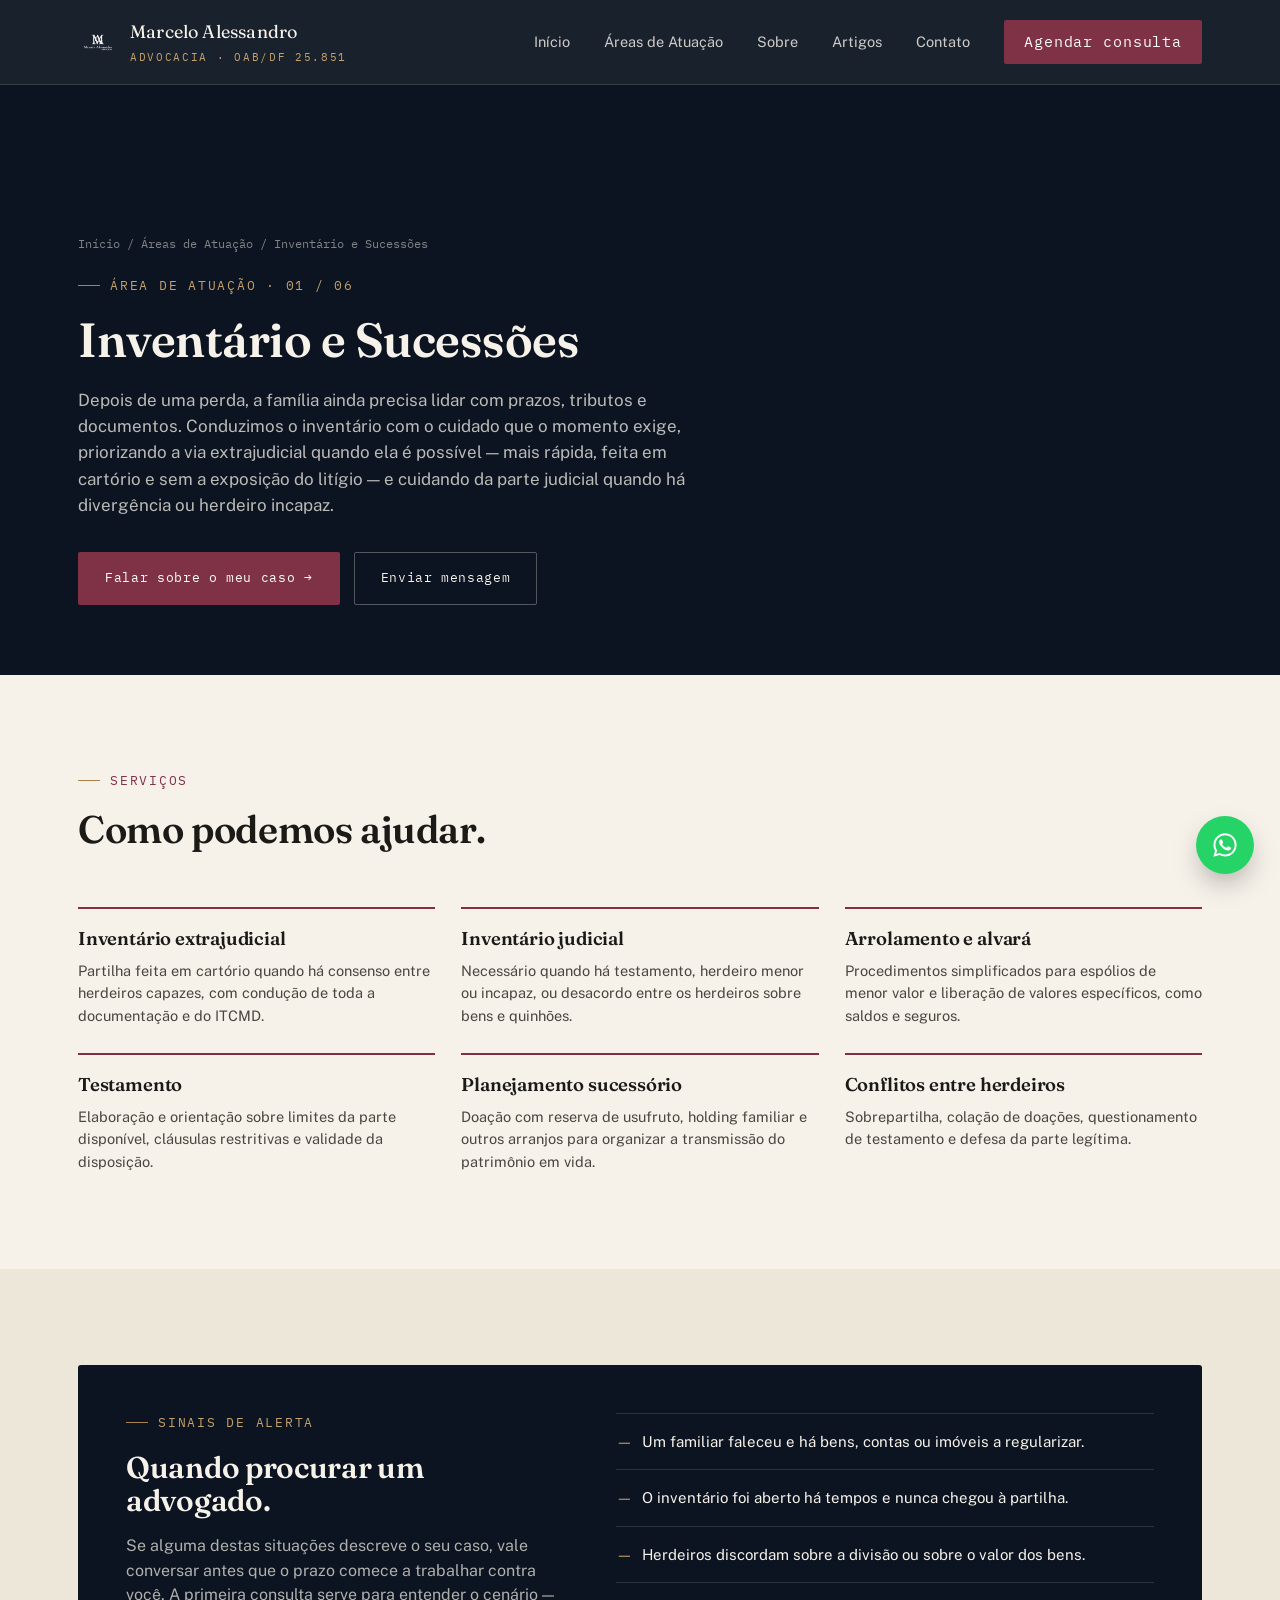
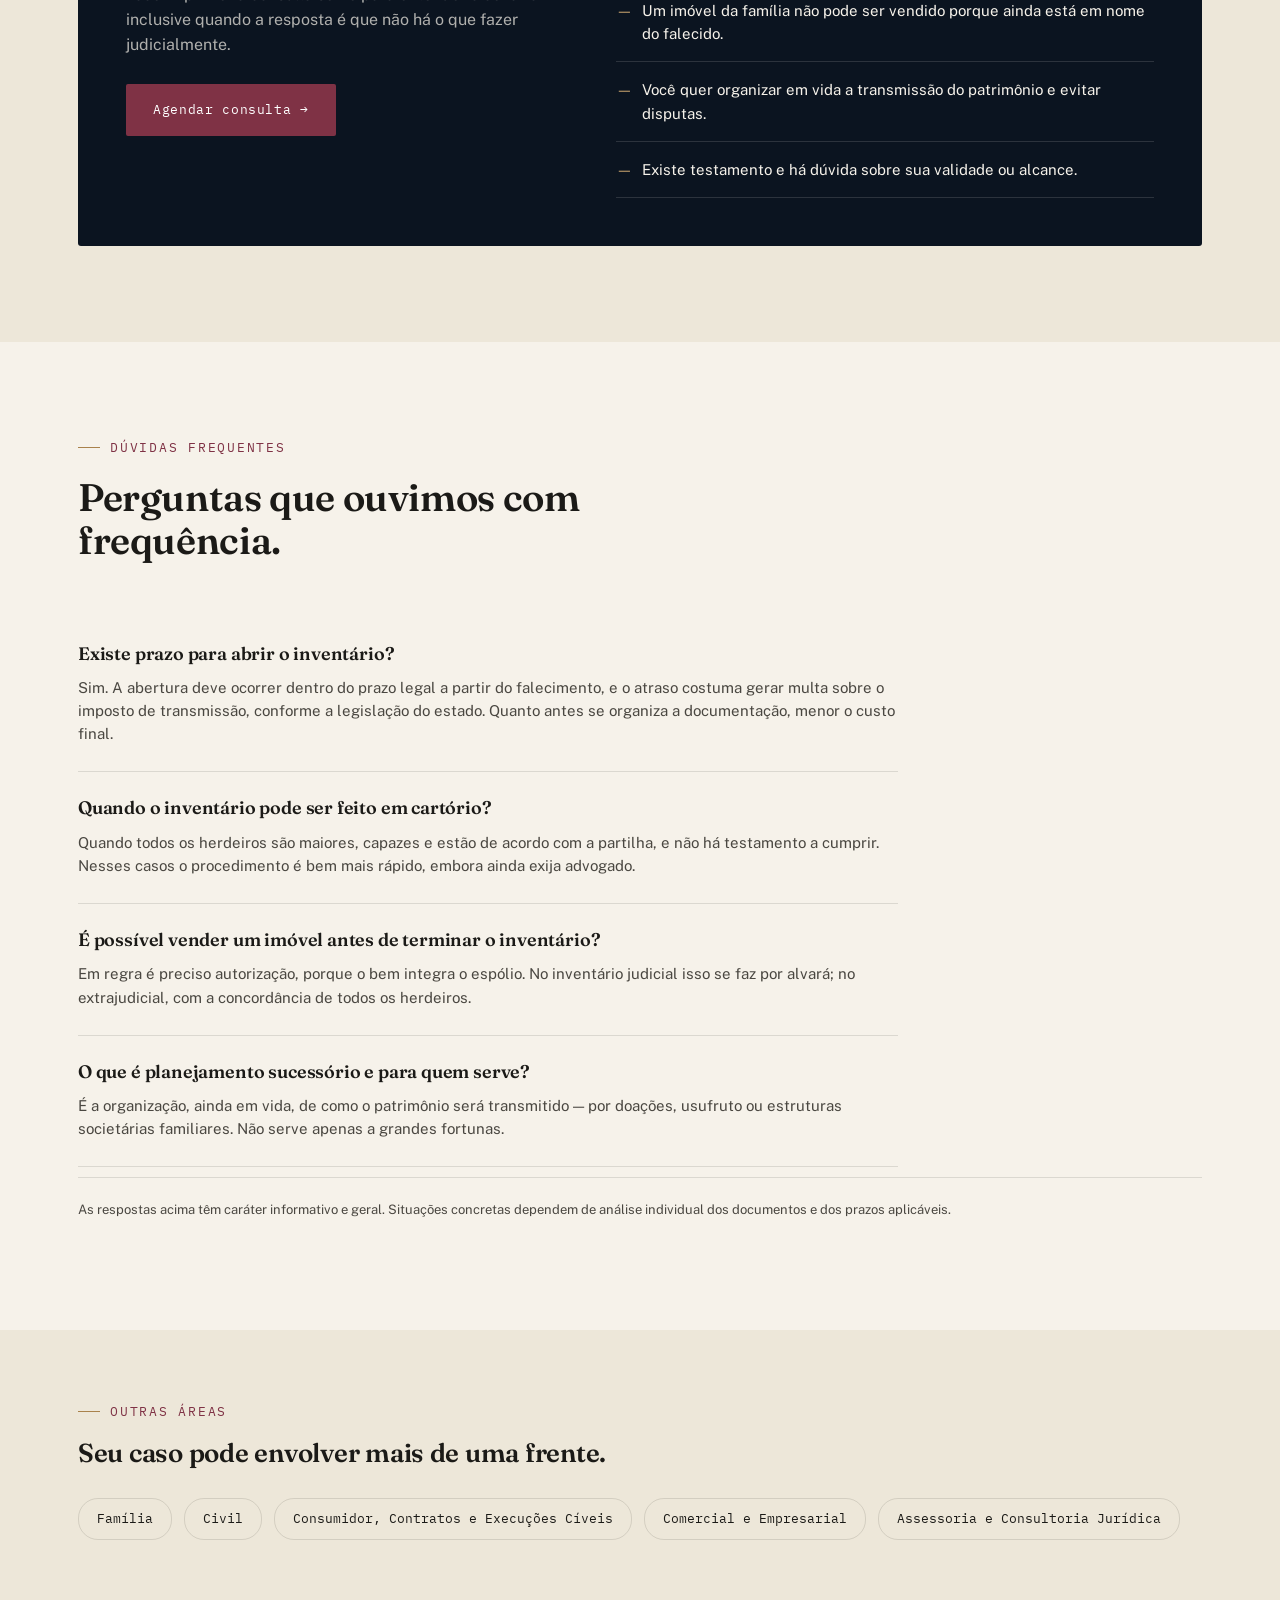
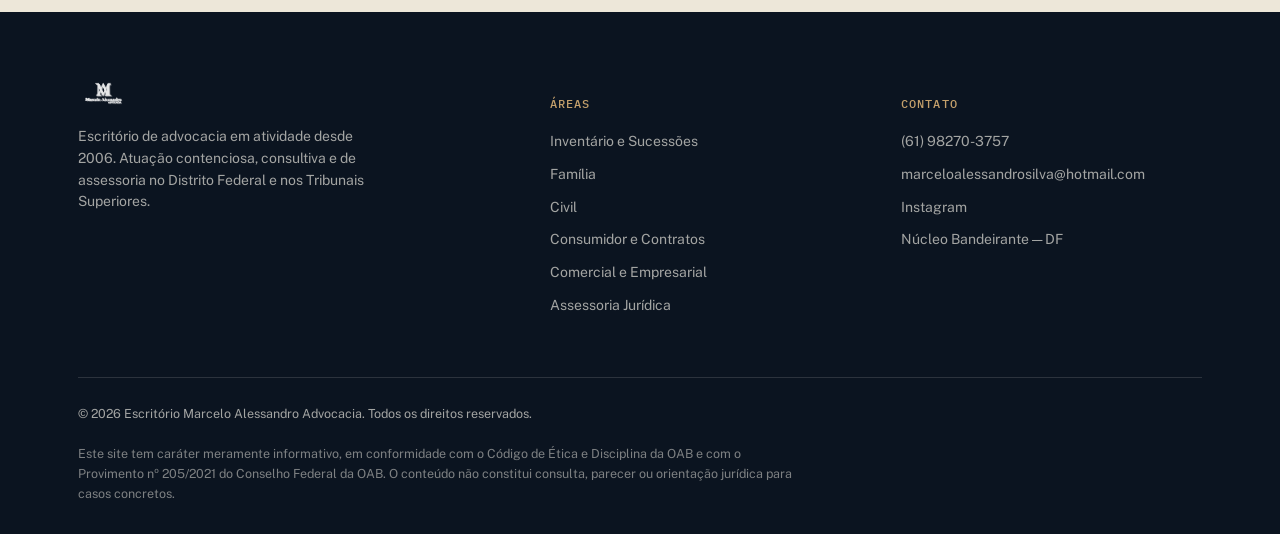
<file: inventario.html>
<!DOCTYPE html>
<html lang="pt-BR">
<head>
<!-- Google tag (gtag.js) -->
<script async src="https://www.googletagmanager.com/gtag/js?id=G-23GXKE74R8"></script>
<script>
  window.dataLayer = window.dataLayer || [];
  function gtag(){dataLayer.push(arguments);}
  gtag('js', new Date());

  gtag('config', 'G-23GXKE74R8');
</script>
<meta charset="UTF-8">
<meta name="viewport" content="width=device-width, initial-scale=1">
<title>Inventário e Sucessões | Marcelo Alessandro Advocacia — Brasília</title>
<meta name="description" content="Inventário judicial e extrajudicial em Brasília: partilha de herança, testamento e planejamento sucessório. Escritório Marcelo Alessandro Advocacia.">
<link rel="canonical" href="https://marceloalessandro.adv.br/inventario.html">
<meta property="og:type" content="website">
<meta property="og:site_name" content="Marcelo Alessandro Advocacia">
<meta property="og:title" content="Inventário e Sucessões | Marcelo Alessandro Advocacia">
<meta property="og:description" content="Inventário judicial e extrajudicial em Brasília: partilha de herança, testamento e planejamento sucessório. Escritório Marcelo Alessandro Advocacia.">
<meta property="og:locale" content="pt_BR">
<meta name="twitter:card" content="summary_large_image">
<meta name="theme-color" content="#0B1420">
<link rel="icon" href="assets/img/logo.png">
<link rel="stylesheet" href="css/style.css">
<script type="application/ld+json">
{
  "@context": "https://schema.org",
  "@type": "Service",
  "serviceType": "Inventário e Sucessões",
  "provider": {
    "@type": "Attorney",
    "name": "Marcelo Alessandro Advocacia",
    "telephone": "+5561982703757",
    "url": "https://marceloalessandro.adv.br/"
  },
  "areaServed": "Distrito Federal"
}
</script>
</head>
<body>

<header class="site-header">
  <div class="wrap">
    <a href="index.html#inicio" class="brand">
      <img src="assets/img/logo.png" alt="Marcelo Alessandro Advocacia">
      <span class="brand-text">Marcelo Alessandro<span>Advocacia · OAB/DF 25.851</span></span>
    </a>
    <nav class="main-nav">
      <a href="index.html#inicio">Início</a>
      <a href="index.html#areas">Áreas de Atuação</a>
      <a href="index.html#sobre">Sobre</a>
      <a href="index.html#artigos">Artigos</a>
      <a href="index.html#contato">Contato</a>
      <a href="https://wa.me/5561982703757?text=Ol%C3%A1%2C%20Dr.%20Marcelo%20Alessandro.%20Gostaria%20de%20agendar%20uma%20consulta." class="nav-cta">Agendar consulta</a>
    </nav>
    <button class="nav-toggle" aria-label="Abrir menu">☰</button>
  </div>
</header>

<section class="area-hero">
  <div class="wrap">
    <div class="breadcrumb"><a href="index.html">Início</a> / <a href="index.html#areas">Áreas de Atuação</a> / Inventário e Sucessões</div>
    <div class="eyebrow on-dark">Área de atuação · 01 / 06</div>
    <h1>Inventário e Sucessões</h1>
    <p class="lede">Depois de uma perda, a família ainda precisa lidar com prazos, tributos e documentos. Conduzimos o inventário com o cuidado que o momento exige, priorizando a via extrajudicial quando ela é possível — mais rápida, feita em cartório e sem a exposição do litígio — e cuidando da parte judicial quando há divergência ou herdeiro incapaz.</p>
    <div class="hero-actions">
      <a href="https://wa.me/5561982703757?text=Ol%C3%A1%2C%20Dr.%20Marcelo%20Alessandro.%20Gostaria%20de%20agendar%20uma%20consulta." class="btn btn-primary">Falar sobre o meu caso →</a>
      <a href="index.html#contato" class="btn btn-ghost">Enviar mensagem</a>
    </div>
  </div>
</section>

<section>
  <div class="wrap">
    <div class="section-head">
      <div class="eyebrow">Serviços</div>
      <h2>Como podemos ajudar.</h2>
    </div>
    <div class="service-grid">
      <div class="service-card"><h3>Inventário extrajudicial</h3><p>Partilha feita em cartório quando há consenso entre herdeiros capazes, com condução de toda a documentação e do ITCMD.</p></div>
      <div class="service-card"><h3>Inventário judicial</h3><p>Necessário quando há testamento, herdeiro menor ou incapaz, ou desacordo entre os herdeiros sobre bens e quinhões.</p></div>
      <div class="service-card"><h3>Arrolamento e alvará</h3><p>Procedimentos simplificados para espólios de menor valor e liberação de valores específicos, como saldos e seguros.</p></div>
      <div class="service-card"><h3>Testamento</h3><p>Elaboração e orientação sobre limites da parte disponível, cláusulas restritivas e validade da disposição.</p></div>
      <div class="service-card"><h3>Planejamento sucessório</h3><p>Doação com reserva de usufruto, holding familiar e outros arranjos para organizar a transmissão do patrimônio em vida.</p></div>
      <div class="service-card"><h3>Conflitos entre herdeiros</h3><p>Sobrepartilha, colação de doações, questionamento de testamento e defesa da parte legítima.</p></div>
    </div>
  </div>
</section>

<section class="dim">
  <div class="wrap">
    <div class="alert-panel">
      <div class="panel-copy">
        <div class="eyebrow on-dark">Sinais de alerta</div>
        <h2>Quando procurar um advogado.</h2>
        <p>Se alguma destas situações descreve o seu caso, vale conversar antes que o prazo comece a trabalhar contra você. A primeira consulta serve para entender o cenário — inclusive quando a resposta é que não há o que fazer judicialmente.</p>
        <a href="https://wa.me/5561982703757?text=Ol%C3%A1%2C%20Dr.%20Marcelo%20Alessandro.%20Gostaria%20de%20agendar%20uma%20consulta." class="btn btn-primary">Agendar consulta →</a>
      </div>
      <ul class="alert-list">
        <li>Um familiar faleceu e há bens, contas ou imóveis a regularizar.</li>
        <li>O inventário foi aberto há tempos e nunca chegou à partilha.</li>
        <li>Herdeiros discordam sobre a divisão ou sobre o valor dos bens.</li>
        <li>Um imóvel da família não pode ser vendido porque ainda está em nome do falecido.</li>
        <li>Você quer organizar em vida a transmissão do patrimônio e evitar disputas.</li>
        <li>Existe testamento e há dúvida sobre sua validade ou alcance.</li>
      </ul>
    </div>
  </div>
</section>

<section id="faq">
  <div class="wrap">
    <div class="section-head">
      <div class="eyebrow">Dúvidas frequentes</div>
      <h2>Perguntas que ouvimos com frequência.</h2>
    </div>
    <div class="faq-list">
      <div class="faq-item"><h3>Existe prazo para abrir o inventário?</h3><p>Sim. A abertura deve ocorrer dentro do prazo legal a partir do falecimento, e o atraso costuma gerar multa sobre o imposto de transmissão, conforme a legislação do estado. Quanto antes se organiza a documentação, menor o custo final.</p></div>
      <div class="faq-item"><h3>Quando o inventário pode ser feito em cartório?</h3><p>Quando todos os herdeiros são maiores, capazes e estão de acordo com a partilha, e não há testamento a cumprir. Nesses casos o procedimento é bem mais rápido, embora ainda exija advogado.</p></div>
      <div class="faq-item"><h3>É possível vender um imóvel antes de terminar o inventário?</h3><p>Em regra é preciso autorização, porque o bem integra o espólio. No inventário judicial isso se faz por alvará; no extrajudicial, com a concordância de todos os herdeiros.</p></div>
      <div class="faq-item"><h3>O que é planejamento sucessório e para quem serve?</h3><p>É a organização, ainda em vida, de como o patrimônio será transmitido — por doações, usufruto ou estruturas societárias familiares. Não serve apenas a grandes fortunas.</p></div>
    </div>
    <p class="disclaimer-strip">As respostas acima têm caráter informativo e geral. Situações concretas dependem de análise individual dos documentos e dos prazos aplicáveis.</p>
  </div>
</section>

<section class="tight dim">
  <div class="wrap">
    <div class="section-head" style="margin-bottom:30px;">
      <div class="eyebrow">Outras áreas</div>
      <h2 style="font-size:26px;">Seu caso pode envolver mais de uma frente.</h2>
    </div>
    <div class="other-areas">
      <a href="familia.html">Família</a>
      <a href="civil.html">Civil</a>
      <a href="consumidor.html">Consumidor, Contratos e Execuções Cíveis</a>
      <a href="comercial.html">Comercial e Empresarial</a>
      <a href="assessoria.html">Assessoria e Consultoria Jurídica</a>
    </div>
  </div>
</section>

<footer>
  <div class="wrap">
    <div class="footer-grid">
      <div class="footer-brand">
        <img src="assets/img/logo-white.png" alt="Marcelo Alessandro Advocacia">
        <p>Escritório de advocacia em atividade desde 2006. Atuação contenciosa, consultiva e de assessoria no Distrito Federal e nos Tribunais Superiores.</p>
      </div>
      <div class="footer-col">
        <h5>Áreas</h5>
        <a href="inventario.html">Inventário e Sucessões</a>
        <a href="familia.html">Família</a>
        <a href="civil.html">Civil</a>
        <a href="consumidor.html">Consumidor e Contratos</a>
        <a href="comercial.html">Comercial e Empresarial</a>
        <a href="assessoria.html">Assessoria Jurídica</a>
      </div>
      <div class="footer-col">
        <h5>Contato</h5>
        <a href="https://wa.me/5561982703757">(61) 98270-3757</a>
        <a href="mailto:marceloalessandrosilva@hotmail.com">marceloalessandrosilva@hotmail.com</a>
        <a href="https://www.instagram.com/drmarceloalessandroadvogado/" target="_blank" rel="noopener">Instagram</a>
        <a href="https://maps.app.goo.gl/ooB38z23x3qkzoo6A" target="_blank" rel="noopener">Núcleo Bandeirante — DF</a>
      </div>
    </div>
    <div class="footer-bottom">
      <span>© 2026 Escritório Marcelo Alessandro Advocacia. Todos os direitos reservados.</span>
      <span class="footer-legal">Este site tem caráter meramente informativo, em conformidade com o Código de Ética e Disciplina da OAB e com o Provimento nº 205/2021 do Conselho Federal da OAB. O conteúdo não constitui consulta, parecer ou orientação jurídica para casos concretos.</span>
    </div>
  </div>
</footer>

<a class="wa-fab" href="https://wa.me/5561982703757?text=Ol%C3%A1%2C%20Dr.%20Marcelo%20Alessandro.%20Gostaria%20de%20agendar%20uma%20consulta." aria-label="Falar no WhatsApp" target="_blank" rel="noopener">
  <svg viewBox="0 0 24 24"><path d="M12.04 2c-5.46 0-9.9 4.44-9.9 9.9 0 1.75.46 3.45 1.32 4.95L2 22l5.25-1.38a9.9 9.9 0 0 0 4.79 1.22h.01c5.46 0 9.9-4.44 9.9-9.9s-4.45-9.94-9.91-9.94zm0 18.11h-.01a8.2 8.2 0 0 1-4.18-1.14l-.3-.18-3.11.82.83-3.03-.2-.31a8.22 8.22 0 0 1-1.26-4.37c0-4.54 3.7-8.24 8.24-8.24 2.2 0 4.27.86 5.83 2.42a8.18 8.18 0 0 1 2.41 5.83c0 4.54-3.7 8.2-8.25 8.2zm4.52-6.16c-.25-.12-1.47-.72-1.7-.81-.23-.08-.4-.12-.56.13-.17.25-.65.81-.79.97-.15.17-.29.19-.54.06-.25-.12-1.05-.39-1.99-1.23-.74-.66-1.23-1.47-1.38-1.72-.14-.25-.02-.38.11-.51.11-.11.25-.29.37-.43.12-.15.16-.25.25-.41.08-.17.04-.31-.02-.44-.06-.12-.56-1.36-.77-1.86-.2-.48-.41-.42-.56-.43-.14-.01-.31-.01-.48-.01-.17 0-.44.06-.67.31-.23.25-.87.86-.87 2.09 0 1.23.9 2.42 1.02 2.59.12.17 1.77 2.7 4.29 3.79.6.26 1.07.41 1.43.53.6.19 1.15.16 1.58.1.48-.07 1.47-.6 1.68-1.18.21-.58.21-1.08.15-1.18-.06-.1-.23-.16-.48-.28z"/></svg>
</a>

<script src="js/main.js"></script>
</body>
</html>
</file>
<file: css/style.css>
/* ============================================================
   Marcelo Alessandro Advocacia — Design System
   Paleta derivada do brasão/monograma do escritório:
   vinho (identidade), azul-marinho (autoridade), latão (selo)
   ============================================================ */

@import url('https://fonts.googleapis.com/css2?family=Fraunces:opsz,wght@9..144,400;9..144,500;9..144,600;9..144,700&family=Public+Sans:wght@400;500;600;700&family=IBM+Plex+Mono:wght@400;500&display=swap');

:root {
  /* Cor */
  --navy-950: #0B1420;
  --navy-900: #101C2C;
  --navy-800: #16273B;
  --wine-700: #6E2A3A;
  --wine-600: #7F3245;
  --wine-500: #9A3D53;
  --brass-500: #A9824C;
  --brass-400: #C4A06B;
  --parchment: #F6F2EA;
  --parchment-dim: #EDE7D9;
  --ink: #1B1A17;
  --ink-soft: #4A4741;
  --line: rgba(27, 26, 23, 0.12);
  --line-dark: rgba(246, 242, 234, 0.14);
  --white: #FFFFFF;

  /* Tipografia */
  --font-display: 'Fraunces', serif;
  --font-body: 'Public Sans', sans-serif;
  --font-mono: 'IBM Plex Mono', monospace;

  --container: 1180px;
}

* { box-sizing: border-box; }
html { scroll-behavior: smooth; }

body {
  margin: 0;
  font-family: var(--font-body);
  color: var(--ink);
  background: var(--parchment);
  -webkit-font-smoothing: antialiased;
  line-height: 1.55;
}

img { max-width: 100%; display: block; }
a { color: inherit; text-decoration: none; }

h1, h2, h3, h4 {
  font-family: var(--font-display);
  font-weight: 600;
  line-height: 1.12;
  margin: 0;
  letter-spacing: -0.01em;
}

.wrap {
  max-width: var(--container);
  margin: 0 auto;
  padding: 0 28px;
}

.eyebrow {
  font-family: var(--font-mono);
  font-size: 12.5px;
  letter-spacing: 0.14em;
  text-transform: uppercase;
  color: var(--wine-600);
  display: flex;
  align-items: center;
  gap: 10px;
  margin-bottom: 18px;
}
.eyebrow::before {
  content: "";
  width: 22px;
  height: 1px;
  background: var(--brass-500);
}
.eyebrow.on-dark { color: var(--brass-400); }

/* Foco visível para acessibilidade */
a:focus-visible, button:focus-visible, input:focus-visible, textarea:focus-visible, select:focus-visible {
  outline: 2px solid var(--wine-600);
  outline-offset: 3px;
}

@media (prefers-reduced-motion: reduce) {
  * { animation-duration: 0.001ms !important; animation-iteration-count: 1 !important; transition-duration: 0.001ms !important; scroll-behavior: auto !important; }
}

/* ============ HEADER ============ */
.site-header {
  position: sticky;
  top: 0;
  z-index: 100;
  background: rgba(11, 20, 32, 0.94);
  backdrop-filter: blur(10px);
  border-bottom: 1px solid var(--line-dark);
}
.site-header .wrap {
  display: flex;
  align-items: center;
  justify-content: space-between;
  height: 84px;
}
.brand {
  display: flex;
  align-items: center;
  gap: 12px;
  color: var(--parchment);
}
.brand img { height: 40px; width: auto; filter: brightness(0) invert(1); opacity: 0.92; }
.brand-text { font-family: var(--font-display); font-size: 18px; letter-spacing: 0.01em; }
.brand-text span { display: block; font-family: var(--font-mono); font-size: 10.5px; letter-spacing: 0.16em; color: var(--brass-400); text-transform: uppercase; margin-top: 3px; }

nav.main-nav { display: flex; align-items: center; gap: 34px; }
nav.main-nav a {
  font-size: 14.5px;
  color: rgba(246,242,234,0.82);
  transition: color .15s ease;
}
nav.main-nav a:hover { color: var(--brass-400); }
.nav-cta {
  font-family: var(--font-mono);
  font-size: 12.5px;
  letter-spacing: 0.06em;
  background: var(--wine-600);
  color: var(--white) !important;
  padding: 11px 20px;
  border-radius: 2px;
  transition: background .15s ease;
}
.nav-cta:hover { background: var(--wine-500); }
.nav-toggle { display: none; }

@media (max-width: 900px) {
  nav.main-nav { position: fixed; inset: 84px 0 0 0; background: var(--navy-950); flex-direction: column; justify-content: flex-start; padding: 40px 28px; gap: 26px; transform: translateX(100%); transition: transform .25s ease; }
  nav.main-nav.open { transform: translateX(0); }
  nav.main-nav a { font-size: 20px; }
  .nav-toggle { display: block; background: none; border: none; color: var(--parchment); font-size: 26px; cursor: pointer; }
}

/* ============ HERO ============ */
.hero {
  background: var(--navy-950);
  color: var(--parchment);
  position: relative;
  overflow: hidden;
  border-bottom: 1px solid var(--line-dark);
}
.hero::before {
  content: "";
  position: absolute;
  inset: 0;
  background:
    radial-gradient(ellipse 900px 500px at 85% 15%, rgba(127,50,69,0.35), transparent 60%),
    radial-gradient(ellipse 600px 500px at 10% 90%, rgba(169,130,76,0.14), transparent 60%);
  pointer-events: none;
}
.hero .wrap {
  position: relative;
  display: grid;
  grid-template-columns: 1.15fr 0.85fr;
  gap: 60px;
  align-items: end;
  padding-top: 88px;
  padding-bottom: 0;
}
.hero-copy { padding-bottom: 76px; }
.hero-copy h1 {
  font-size: clamp(38px, 4.6vw, 60px);
  margin: 20px 0 26px;
}
.hero-copy h1 em { font-style: italic; color: var(--brass-400); }
.hero-copy p.lede {
  font-size: 18px;
  color: rgba(246,242,234,0.78);
  max-width: 46ch;
  margin-bottom: 36px;
}
.hero-actions { display: flex; gap: 16px; flex-wrap: wrap; }

.btn {
  display: inline-flex;
  align-items: center;
  gap: 10px;
  font-family: var(--font-mono);
  font-size: 13px;
  letter-spacing: 0.05em;
  padding: 15px 26px;
  border-radius: 2px;
  transition: all .15s ease;
  border: 1px solid transparent;
  cursor: pointer;
}
.btn-primary { background: var(--wine-600); color: var(--white); }
.btn-primary:hover { background: var(--wine-500); }
.btn-ghost { border-color: rgba(246,242,234,0.3); color: var(--parchment); }
.btn-ghost:hover { border-color: var(--brass-400); color: var(--brass-400); }
.btn-dark { border-color: var(--ink); color: var(--ink); }
.btn-dark:hover { background: var(--ink); color: var(--parchment); }

/* Selo / letterhead card — elemento assinatura */
.docket {
  background: linear-gradient(180deg, #12202F, #0E1A28);
  border: 1px solid rgba(196,160,107,0.28);
  border-radius: 3px;
  padding: 34px 32px;
  position: relative;
  box-shadow: 0 40px 80px -30px rgba(0,0,0,0.6);
}
.docket::before {
  content: "";
  position: absolute;
  top: 14px; left: 14px; right: 14px; bottom: 14px;
  border: 1px solid rgba(196,160,107,0.16);
  pointer-events: none;
}
.docket-head {
  font-family: var(--font-mono);
  font-size: 11px;
  letter-spacing: 0.14em;
  text-transform: uppercase;
  color: var(--brass-400);
  display: flex;
  justify-content: space-between;
  border-bottom: 1px solid rgba(246,242,234,0.14);
  padding-bottom: 16px;
  margin-bottom: 20px;
}
.docket-stats { display: grid; grid-template-columns: repeat(3, 1fr); gap: 18px; margin-bottom: 22px; }
.docket-stats .stat b {
  display: block;
  font-family: var(--font-display);
  font-size: 30px;
  color: var(--parchment);
  font-weight: 600;
}
.docket-stats .stat span {
  font-size: 11.5px;
  color: rgba(246,242,234,0.6);
  line-height: 1.3;
}
.docket-foot {
  font-size: 13px;
  color: rgba(246,242,234,0.7);
  border-top: 1px solid rgba(246,242,234,0.14);
  padding-top: 18px;
  display: flex;
  flex-direction: column;
  gap: 8px;
}
.docket-foot .row { display: flex; justify-content: space-between; gap: 12px; }
.docket-foot .row b { color: var(--parchment); font-weight: 500; }

@media (max-width: 900px) {
  .hero .wrap { grid-template-columns: 1fr; padding-top: 56px; }
  .hero-copy { padding-bottom: 40px; }
  .docket { margin-bottom: 56px; }
}

/* ============ SECTION SHELL ============ */
section { padding: 96px 0; }
section.tight { padding: 72px 0; }
.section-head { max-width: 640px; margin-bottom: 56px; }
.section-head h2 { font-size: clamp(28px, 3vw, 40px); }
.section-head p { color: var(--ink-soft); font-size: 16.5px; margin-top: 16px; }
.on-dark { background: var(--navy-950); color: var(--parchment); }
.on-dark .section-head p { color: rgba(246,242,234,0.72); }
.on-dark h2 { color: var(--parchment); }
.dim { background: var(--parchment-dim); }

/* ============ ÁREAS GRID ============ */
.areas-grid {
  display: grid;
  grid-template-columns: repeat(3, 1fr);
  gap: 1px;
  background: var(--line);
  border: 1px solid var(--line);
}
.area-card {
  background: var(--parchment);
  padding: 34px 30px;
  min-height: 200px;
  display: flex;
  flex-direction: column;
  justify-content: space-between;
  transition: background .15s ease;
  position: relative;
}
.area-card:hover { background: var(--white); }
.area-card .num {
  font-family: var(--font-mono);
  font-size: 12px;
  color: var(--brass-500);
  letter-spacing: 0.08em;
}
.area-card h3 { font-size: 21px; margin: 30px 0 10px; }
.area-card p { font-size: 14.5px; color: var(--ink-soft); margin: 0; }
.area-card .arrow {
  position: absolute;
  top: 32px; right: 28px;
  font-size: 18px;
  color: var(--brass-500);
  opacity: 0;
  transform: translate(-4px, 4px);
  transition: all .15s ease;
}
.area-card:hover .arrow { opacity: 1; transform: translate(0,0); }

@media (max-width: 900px) {
  .areas-grid { grid-template-columns: 1fr; }
}

/* ============ SOBRE ============ */
.about-grid { display: grid; grid-template-columns: 0.85fr 1.15fr; gap: 64px; align-items: center; }
.about-photo { position: relative; }
.about-photo img { border-radius: 3px; }
.about-photo .frame {
  position: absolute; inset: -14px;
  border: 1px solid var(--brass-500);
  border-radius: 3px;
  z-index: -1;
}
.about-copy p { color: rgba(246,242,234,0.78); font-size: 16px; margin-bottom: 18px; }
.pillars { display: grid; grid-template-columns: repeat(3,1fr); gap: 26px; margin-top: 40px; }
.pillar { border-top: 1px solid rgba(246,242,234,0.2); padding-top: 18px; }
.pillar h4 { color: var(--brass-400); font-size: 16px; margin-bottom: 8px; font-weight: 500;}
.pillar p { color: rgba(246,242,234,0.65); font-size: 14px; margin: 0; }

@media (max-width: 900px) {
  .about-grid { grid-template-columns: 1fr; }
  .pillars { grid-template-columns: 1fr; }
}

/* ============ PROCESSO ============ */
.steps { display: grid; grid-template-columns: repeat(4, 1fr); gap: 30px; counter-reset: step; }
.step { border-left: 2px solid var(--brass-500); padding-left: 20px; }
.step .step-num { font-family: var(--font-mono); font-size: 13px; color: var(--brass-500); display: block; margin-bottom: 12px; }
.step h4 { font-size: 18px; margin-bottom: 10px; }
.step p { font-size: 14.5px; color: var(--ink-soft); margin: 0; }
@media (max-width: 900px) { .steps { grid-template-columns: 1fr 1fr; } }
@media (max-width: 560px) { .steps { grid-template-columns: 1fr; } }

/* ============ ARTIGOS ============ */
.articles-grid { display: grid; grid-template-columns: repeat(3, 1fr); gap: 28px; }
.article-card { background: var(--white); border: 1px solid var(--line); padding: 28px; display: flex; flex-direction: column; gap: 14px; transition: transform .15s ease, box-shadow .15s ease; }
.article-card:hover { transform: translateY(-3px); box-shadow: 0 20px 40px -20px rgba(27,26,23,0.18); }
.article-tag { font-family: var(--font-mono); font-size: 11px; letter-spacing: 0.08em; text-transform: uppercase; color: var(--wine-600); }
.article-card h3 { font-size: 18.5px; }
.article-card p { font-size: 14px; color: var(--ink-soft); margin: 0; flex: 1; }
.article-card .read-more { font-family: var(--font-mono); font-size: 12.5px; color: var(--ink); border-top: 1px solid var(--line); padding-top: 14px; margin-top: 4px; }
@media (max-width: 900px) { .articles-grid { grid-template-columns: 1fr; } }

/* ============ CONTATO ============ */
.contact-grid { display: grid; grid-template-columns: 1fr 1fr; gap: 64px; }
.contact-info dt { font-family: var(--font-mono); font-size: 11.5px; letter-spacing: 0.08em; text-transform: uppercase; color: var(--wine-600); margin-top: 26px; }
.contact-info dt:first-child { margin-top: 0; }
.contact-info dd { margin: 6px 0 0; font-size: 16.5px; }
.contact-info dd a:hover { color: var(--wine-600); }

.form-field { margin-bottom: 18px; }
.form-field label { display: block; font-size: 13px; margin-bottom: 7px; color: var(--ink-soft); }
.form-field input, .form-field select, .form-field textarea {
  width: 100%;
  padding: 13px 14px;
  border: 1px solid var(--line);
  background: var(--white);
  font-family: var(--font-body);
  font-size: 15px;
  border-radius: 2px;
}
.form-field textarea { resize: vertical; min-height: 100px; }
.form-note { font-size: 12.5px; color: var(--ink-soft); margin-top: 14px; }

@media (max-width: 900px) { .contact-grid { grid-template-columns: 1fr; gap: 44px; } }

/* ============ FOOTER ============ */
footer { background: var(--navy-950); color: rgba(246,242,234,0.65); padding: 64px 0 30px; }
.footer-grid { display: grid; grid-template-columns: 1.4fr 1fr 1fr; gap: 50px; margin-bottom: 50px; }
.footer-brand img { height: 34px; filter: brightness(0) invert(1); opacity: 0.9; margin-bottom: 16px; }
.footer-brand p { font-size: 14px; max-width: 34ch; }
.footer-col h5 { font-family: var(--font-mono); font-size: 11.5px; letter-spacing: 0.1em; text-transform: uppercase; color: var(--brass-400); margin-bottom: 18px; font-weight: 500; }
.footer-col a { display: block; font-size: 14px; margin-bottom: 11px; color: rgba(246,242,234,0.65); }
.footer-col a:hover { color: var(--parchment); }
.footer-bottom { border-top: 1px solid var(--line-dark); padding-top: 26px; font-size: 12.5px; display: flex; justify-content: space-between; gap: 20px; flex-wrap: wrap; }
.footer-legal { max-width: 720px; opacity: 0.75; line-height: 1.6; }

@media (max-width: 900px) { .footer-grid { grid-template-columns: 1fr; } }

/* ============ PÁGINA DE ÁREA ============ */
.area-hero { background: var(--navy-950); color: var(--parchment); padding: 150px 0 70px; }
.area-hero .breadcrumb { font-family: var(--font-mono); font-size: 12px; color: rgba(246,242,234,0.5); margin-bottom: 22px; }
.area-hero .breadcrumb a:hover { color: var(--brass-400); }
.area-hero h1 { font-size: clamp(32px, 4vw, 48px); margin-bottom: 20px; }
.area-hero p.lede { font-size: 17px; color: rgba(246,242,234,0.75); max-width: 64ch; margin-bottom: 34px; }
.area-hero .hero-actions { display: flex; gap: 14px; flex-wrap: wrap; }

.service-grid { display: grid; grid-template-columns: repeat(3, 1fr); gap: 26px; }
.service-card { border-top: 2px solid var(--wine-600); padding-top: 20px; }
.service-card h3 { font-size: 18.5px; margin-bottom: 10px; }
.service-card p { font-size: 14.5px; color: var(--ink-soft); margin: 0; }
@media (max-width: 900px) { .service-grid { grid-template-columns: 1fr 1fr; } }
@media (max-width: 620px) { .service-grid { grid-template-columns: 1fr; } }

.alert-panel { background: var(--navy-950); color: var(--parchment); border-radius: 3px; padding: 48px; display: grid; grid-template-columns: 0.9fr 1.1fr; gap: 50px; }
.alert-panel .panel-copy h2 { color: var(--parchment); font-size: 30px; margin-bottom: 16px; }
.alert-panel .panel-copy p { color: rgba(246,242,234,0.7); margin-bottom: 26px; }
.alert-list { list-style: none; margin: 0; padding: 0; display: flex; flex-direction: column; gap: 0; }
.alert-list li { padding: 16px 0; border-top: 1px solid var(--line-dark); font-size: 15px; position: relative; padding-left: 26px; }
.alert-list li:last-child { border-bottom: 1px solid var(--line-dark); }
.alert-list li::before { content: "—"; position: absolute; left: 0; color: var(--brass-400); }
@media (max-width: 900px) { .alert-panel { grid-template-columns: 1fr; padding: 32px; } }

.faq-list { max-width: 820px; }
.faq-item { border-bottom: 1px solid var(--line); padding: 26px 0; }
.faq-item h3 { font-size: 18px; margin-bottom: 12px; }
.faq-item p { font-size: 15px; color: var(--ink-soft); margin: 0; }

.other-areas { display: flex; flex-wrap: wrap; gap: 12px; }
.other-areas a {
  font-family: var(--font-mono);
  font-size: 13px;
  border: 1px solid var(--line);
  padding: 10px 18px;
  border-radius: 20px;
  transition: all .15s ease;
}
.other-areas a:hover { border-color: var(--wine-600); color: var(--wine-600); }

.disclaimer-strip { font-size: 13px; color: var(--ink-soft); border-top: 1px solid var(--line); padding-top: 22px; margin-top: 10px; }

/* Utilities */
.center { text-align: center; }
.mt-40 { margin-top: 40px; }
.wa-fab {
  position: fixed;
  bottom: 26px; right: 26px;
  width: 58px; height: 58px;
  background: #25D366;
  border-radius: 50%;
  display: flex; align-items: center; justify-content: center;
  box-shadow: 0 12px 30px -8px rgba(0,0,0,0.4);
  z-index: 90;
}
.wa-fab svg { width: 28px; height: 28px; fill: #fff; }
</file>
